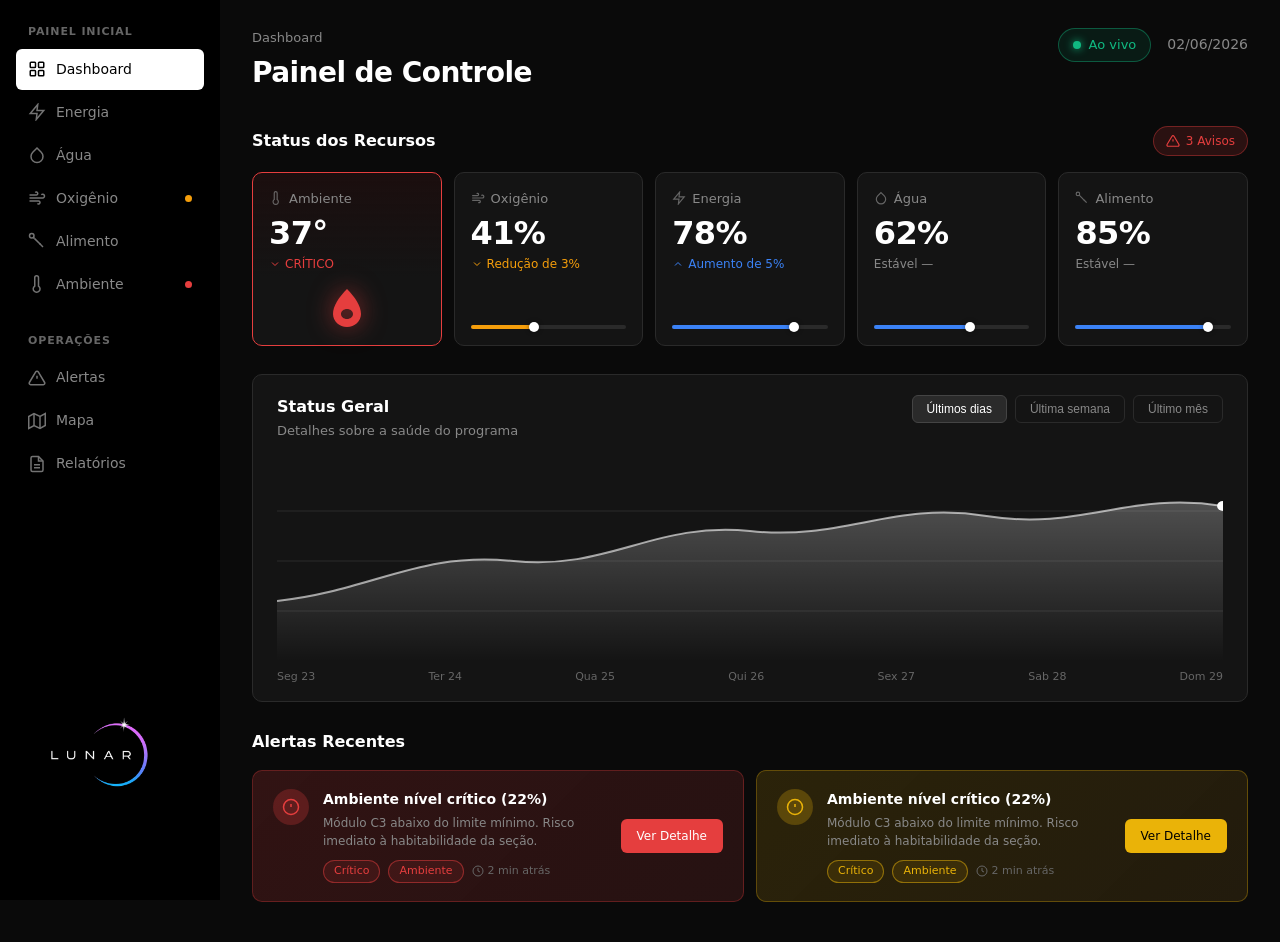
<file: index.html>
<!DOCTYPE html>
<html lang="pt-BR">
<head>
  <meta charset="UTF-8">
  <meta name="viewport" content="width=device-width, initial-scale=1.0">
  <title>Lunar — Painel de Controle</title>
  <link rel="stylesheet" href="css/styles.css">
</head>
<body>

  <!-- ════════════════════════════════════════
       SIDEBAR — Navegação principal
       ════════════════════════════════════════ -->
  <aside class="sidebar">
    <div class="sidebar__section">
      <p class="sidebar__label">Painel inicial</p>
      <ul class="sidebar__nav">
        <!-- Dashboard (página atual) -->
        <li>
          <a href="index.html" class="sidebar__link sidebar__link--active">
            <svg class="sidebar__icon" viewBox="0 0 24 24" fill="none" stroke="currentColor" stroke-width="2"><rect x="3" y="3" width="7" height="7" rx="1"/><rect x="14" y="3" width="7" height="7" rx="1"/><rect x="3" y="14" width="7" height="7" rx="1"/><rect x="14" y="14" width="7" height="7" rx="1"/></svg>
            <span>Dashboard</span>
          </a>
        </li>
        <!-- Link para página de Energia -->
        <li>
          <a href="energia.html" class="sidebar__link">
            <svg class="sidebar__icon" viewBox="0 0 24 24" fill="none" stroke="currentColor" stroke-width="2"><path d="M13 2L3 14h9l-1 8 10-12h-9l1-8z"/></svg>
            <span>Energia</span>
          </a>
        </li>
        <!-- Link para página de Água -->
        <li>
          <a href="agua.html" class="sidebar__link">
            <svg class="sidebar__icon" viewBox="0 0 24 24" fill="none" stroke="currentColor" stroke-width="2"><path d="M12 2.69l5.66 5.66a8 8 0 11-11.31 0z"/></svg>
            <span>Água</span>
          </a>
        </li>
        <!-- Link para página de Oxigênio -->
        <li>
          <a href="oxigenio.html" class="sidebar__link">
            <svg class="sidebar__icon" viewBox="0 0 24 24" fill="none" stroke="currentColor" stroke-width="2"><path d="M9.59 4.59A2 2 0 1111 8H2m10.59 11.41A2 2 0 1014 16H2m15.73-8.27A2.5 2.5 0 1119.5 12H2"/></svg>
            <span>Oxigênio</span>
            <span class="sidebar__dot sidebar__dot--orange"></span>
          </a>
        </li>
        <!-- Link para página de Alimento -->
        <li>
          <a href="alimento.html" class="sidebar__link">
            <svg class="sidebar__icon" viewBox="0 0 24 24" fill="none" stroke="currentColor" stroke-width="2"><path d="M15.4 15.4l4.6 4.6"/><path d="M8.5 8.5l7.9 7.9"/><path d="M6.5 6.5l2 2"/><circle cx="5" cy="5" r="3"/></svg>
            <span>Alimento</span>
          </a>
        </li>
        <!-- Link para página de Ambiente -->
        <li>
          <a href="ambiente.html" class="sidebar__link">
            <svg class="sidebar__icon" viewBox="0 0 24 24" fill="none" stroke="currentColor" stroke-width="2"><path d="M14 14.76V3.5a2.5 2.5 0 00-5 0v11.26a4.5 4.5 0 105 0z"/></svg>
            <span>Ambiente</span>
            <span class="sidebar__dot sidebar__dot--red"></span>
          </a>
        </li>
      </ul>
    </div>

    <div class="sidebar__section">
      <p class="sidebar__label">Operações</p>
      <ul class="sidebar__nav">
        <!-- Link para página de Alertas -->
        <li>
          <a href="alertas.html" class="sidebar__link">
            <svg class="sidebar__icon" viewBox="0 0 24 24" fill="none" stroke="currentColor" stroke-width="2"><path d="M10.29 3.86L1.82 18a2 2 0 001.71 3h16.94a2 2 0 001.71-3L13.71 3.86a2 2 0 00-3.42 0z"/><line x1="12" y1="9" x2="12" y2="13"/><line x1="12" y1="17" x2="12.01" y2="17"/></svg>
            <span>Alertas</span>
          </a>
        </li>
        <!-- Link para página de Mapa -->
        <li>
          <a href="mapa.html" class="sidebar__link">
            <svg class="sidebar__icon" viewBox="0 0 24 24" fill="none" stroke="currentColor" stroke-width="2"><polygon points="1 6 1 22 8 18 16 22 23 18 23 2 16 6 8 2 1 6"/><line x1="8" y1="2" x2="8" y2="18"/><line x1="16" y1="6" x2="16" y2="22"/></svg>
            <span>Mapa</span>
          </a>
        </li>
        <!-- Link para página de Relatórios -->
        <li>
          <a href="relatorios.html" class="sidebar__link">
            <svg class="sidebar__icon" viewBox="0 0 24 24" fill="none" stroke="currentColor" stroke-width="2"><path d="M14 2H6a2 2 0 00-2 2v16a2 2 0 002 2h12a2 2 0 002-2V8z"/><polyline points="14 2 14 8 20 8"/><line x1="16" y1="13" x2="8" y2="13"/><line x1="16" y1="17" x2="8" y2="17"/></svg>
            <span>Relatórios</span>
          </a>
        </li>
      </ul>
    </div>

    <div class="sidebar__logo">
      <img src="assets/logo-lunar.png" alt="Lunar" class="sidebar__logo-img">
    </div>
  </aside>

  <!-- ════════════════════════════════════════
       CONTEÚDO PRINCIPAL
       ════════════════════════════════════════ -->
  <main class="main">

    <!-- Cabeçalho -->
    <header class="header">
      <div>
        <p class="header__breadcrumb">Dashboard</p>
        <h1 class="header__title">Painel de Controle</h1>
      </div>
      <div class="header__right">
        <div class="badge-live">
          <span class="badge-live__dot"></span>
          Ao vivo
        </div>
        <span class="header__date">02/06/2026</span>
      </div>
    </header>

    <!-- Status dos Recursos -->
    <section class="resources">
      <div class="section-header">
        <h2 class="section-title">Status dos Recursos</h2>
        <!-- Link para página de Alertas -->
        <a href="alertas.html" class="badge-warnings">
          <svg viewBox="0 0 24 24" fill="none" stroke="currentColor" stroke-width="2"><path d="M10.29 3.86L1.82 18a2 2 0 001.71 3h16.94a2 2 0 001.71-3L13.71 3.86a2 2 0 00-3.42 0z"/><line x1="12" y1="9" x2="12" y2="13"/><line x1="12" y1="17" x2="12.01" y2="17"/></svg>
          3 Avisos
        </a>
      </div>

      <div class="resources__grid">
        <!-- Card Ambiente — link para ambiente.html -->
        <a href="ambiente.html" class="resource-card resource-card--critical">
          <div class="resource-card__header">
            <svg viewBox="0 0 24 24" fill="none" stroke="currentColor" stroke-width="2"><path d="M14 14.76V3.5a2.5 2.5 0 00-5 0v11.26a4.5 4.5 0 105 0z"/></svg>
            Ambiente
          </div>
          <div class="resource-card__value">37°</div>
          <div class="resource-card__trend trend--critical">
            <svg width="12" height="12" viewBox="0 0 24 24" fill="none" stroke="currentColor" stroke-width="2"><polyline points="6 9 12 15 18 9"/></svg>
            CRÍTICO
          </div>
          <div class="resource-card__body">
            <svg class="resource-card__fire" viewBox="0 0 24 24" fill="currentColor"><path d="M12 23c-3.866 0-7-2.91-7-6.5C5 12.5 8 8 12 4c4 4 7 8.5 7 12.5 0 3.59-3.134 6.5-7 6.5zm0-4c1.657 0 3-1.12 3-2.5S13.657 14 12 14s-3 1.12-3 2.5 1.343 2.5 3 2.5z"/></svg>
          </div>
        </a>

        <!-- Card Oxigênio — link para oxigenio.html -->
        <a href="oxigenio.html" class="resource-card">
          <div class="resource-card__header">
            <svg viewBox="0 0 24 24" fill="none" stroke="currentColor" stroke-width="2"><path d="M9.59 4.59A2 2 0 1111 8H2m10.59 11.41A2 2 0 1014 16H2m15.73-8.27A2.5 2.5 0 1119.5 12H2"/></svg>
            Oxigênio
          </div>
          <div class="resource-card__value">41%</div>
          <div class="resource-card__trend trend--down">
            <svg width="12" height="12" viewBox="0 0 24 24" fill="none" stroke="currentColor" stroke-width="2"><polyline points="6 9 12 15 18 9"/></svg>
            Redução de 3%
          </div>
          <div class="progress-bar">
            <div class="progress-bar__fill progress-bar__fill--orange"></div>
            <div class="progress-bar__thumb progress-bar__thumb--41"></div>
          </div>
        </a>

        <!-- Card Energia — link para energia.html -->
        <a href="energia.html" class="resource-card">
          <div class="resource-card__header">
            <svg viewBox="0 0 24 24" fill="none" stroke="currentColor" stroke-width="2"><path d="M13 2L3 14h9l-1 8 10-12h-9l1-8z"/></svg>
            Energia
          </div>
          <div class="resource-card__value">78%</div>
          <div class="resource-card__trend trend--up">
            <svg width="12" height="12" viewBox="0 0 24 24" fill="none" stroke="currentColor" stroke-width="2"><polyline points="18 15 12 9 6 15"/></svg>
            Aumento de 5%
          </div>
          <div class="progress-bar">
            <div class="progress-bar__fill progress-bar__fill--blue-78"></div>
            <div class="progress-bar__thumb progress-bar__thumb--78"></div>
          </div>
        </a>

        <!-- Card Água — link para agua.html -->
        <a href="agua.html" class="resource-card">
          <div class="resource-card__header">
            <svg viewBox="0 0 24 24" fill="none" stroke="currentColor" stroke-width="2"><path d="M12 2.69l5.66 5.66a8 8 0 11-11.31 0z"/></svg>
            Água
          </div>
          <div class="resource-card__value">62%</div>
          <div class="resource-card__trend trend--stable">Estável —</div>
          <div class="progress-bar">
            <div class="progress-bar__fill progress-bar__fill--blue-62"></div>
            <div class="progress-bar__thumb progress-bar__thumb--62"></div>
          </div>
        </a>

        <!-- Card Alimento — link para alimento.html -->
        <a href="alimento.html" class="resource-card">
          <div class="resource-card__header">
            <svg viewBox="0 0 24 24" fill="none" stroke="currentColor" stroke-width="2"><path d="M15.4 15.4l4.6 4.6"/><path d="M8.5 8.5l7.9 7.9"/><path d="M6.5 6.5l2 2"/><circle cx="5" cy="5" r="3"/></svg>
            Alimento
          </div>
          <div class="resource-card__value">85%</div>
          <div class="resource-card__trend trend--stable">Estável —</div>
          <div class="progress-bar">
            <div class="progress-bar__fill progress-bar__fill--blue-85"></div>
            <div class="progress-bar__thumb progress-bar__thumb--85"></div>
          </div>
        </a>
      </div>
    </section>

    <!-- Status Geral — gráfico -->
    <section class="chart-section">
      <div class="chart-section__header">
        <div>
          <h2 class="section-title">Status Geral</h2>
          <p class="chart-section__subtitle">Detalhes sobre a saúde do programa</p>
        </div>
        <div class="chart-tabs">
          <button class="chart-tab chart-tab--active">Últimos dias</button>
          <button class="chart-tab">Última semana</button>
          <button class="chart-tab">Último mês</button>
        </div>
      </div>

      <div class="chart-container">
        <svg viewBox="0 0 800 200" preserveAspectRatio="none">
          <defs>
            <linearGradient id="chartGradient" x1="0" y1="0" x2="0" y2="1">
              <stop offset="0%" stop-color="rgba(255,255,255,0.25)"/>
              <stop offset="100%" stop-color="rgba(255,255,255,0)"/>
            </linearGradient>
          </defs>
          <!-- Grid lines -->
          <line x1="0" y1="50" x2="800" y2="50" stroke="#2a2a2a" stroke-width="1"/>
          <line x1="0" y1="100" x2="800" y2="100" stroke="#2a2a2a" stroke-width="1"/>
          <line x1="0" y1="150" x2="800" y2="150" stroke="#2a2a2a" stroke-width="1"/>
          <!-- Area fill -->
          <path d="M0,140 C80,130 120,90 200,100 C280,110 320,60 400,70 C480,80 520,40 600,55 C680,70 720,30 800,45 L800,200 L0,200 Z" fill="url(#chartGradient)"/>
          <!-- Line -->
          <path d="M0,140 C80,130 120,90 200,100 C280,110 320,60 400,70 C480,80 520,40 600,55 C680,70 720,30 800,45" fill="none" stroke="rgba(255,255,255,0.6)" stroke-width="2"/>
          <!-- Latest point -->
          <circle cx="800" cy="45" r="5" fill="#fff"/>
        </svg>
      </div>
      <div class="chart-axis">
        <span>Seg 23</span>
        <span>Ter 24</span>
        <span>Qua 25</span>
        <span>Qui 26</span>
        <span>Sex 27</span>
        <span>Sab 28</span>
        <span>Dom 29</span>
      </div>
    </section>

    <!-- Alertas Recentes -->
    <section class="alerts">
      <h2 class="section-title" style="margin-bottom: 16px;">Alertas Recentes</h2>
      <div class="alerts__grid">

        <!-- Alerta crítico — link para alertas.html -->
        <article class="alert-card alert-card--critical">
          <div class="alert-card__icon">
            <svg viewBox="0 0 24 24" fill="none" stroke="currentColor" stroke-width="2"><circle cx="12" cy="12" r="10"/><line x1="12" y1="8" x2="12" y2="12"/><line x1="12" y1="16" x2="12.01" y2="16"/></svg>
          </div>
          <div>
            <h3 class="alert-card__title">Ambiente nível crítico (22%)</h3>
            <p class="alert-card__desc">Módulo C3 abaixo do limite mínimo. Risco imediato à habitabilidade da seção.</p>
            <div class="alert-card__footer">
              <span class="alert-tag">Crítico</span>
              <span class="alert-tag">Ambiente</span>
              <span class="alert-card__time">
                <svg viewBox="0 0 24 24" fill="none" stroke="currentColor" stroke-width="2"><circle cx="12" cy="12" r="10"/><polyline points="12 6 12 12 16 14"/></svg>
                2 min atrás
              </span>
            </div>
          </div>
          <!-- Link para detalhe do alerta / página ambiente -->
          <a href="ambiente.html" class="btn-detail btn-detail--red">Ver Detalhe</a>
        </article>

        <!-- Alerta aviso — link para alertas.html -->
        <article class="alert-card alert-card--warning">
          <div class="alert-card__icon">
            <svg viewBox="0 0 24 24" fill="none" stroke="currentColor" stroke-width="2"><circle cx="12" cy="12" r="10"/><line x1="12" y1="8" x2="12" y2="12"/><line x1="12" y1="16" x2="12.01" y2="16"/></svg>
          </div>
          <div>
            <h3 class="alert-card__title">Ambiente nível crítico (22%)</h3>
            <p class="alert-card__desc">Módulo C3 abaixo do limite mínimo. Risco imediato à habitabilidade da seção.</p>
            <div class="alert-card__footer">
              <span class="alert-tag">Crítico</span>
              <span class="alert-tag">Ambiente</span>
              <span class="alert-card__time">
                <svg viewBox="0 0 24 24" fill="none" stroke="currentColor" stroke-width="2"><circle cx="12" cy="12" r="10"/><polyline points="12 6 12 12 16 14"/></svg>
                2 min atrás
              </span>
            </div>
          </div>
          <!-- Link para detalhe do alerta / página alertas -->
          <a href="alertas.html" class="btn-detail btn-detail--yellow">Ver Detalhe</a>
        </article>

      </div>
    </section>

  </main>

</body>
</html>
</file>
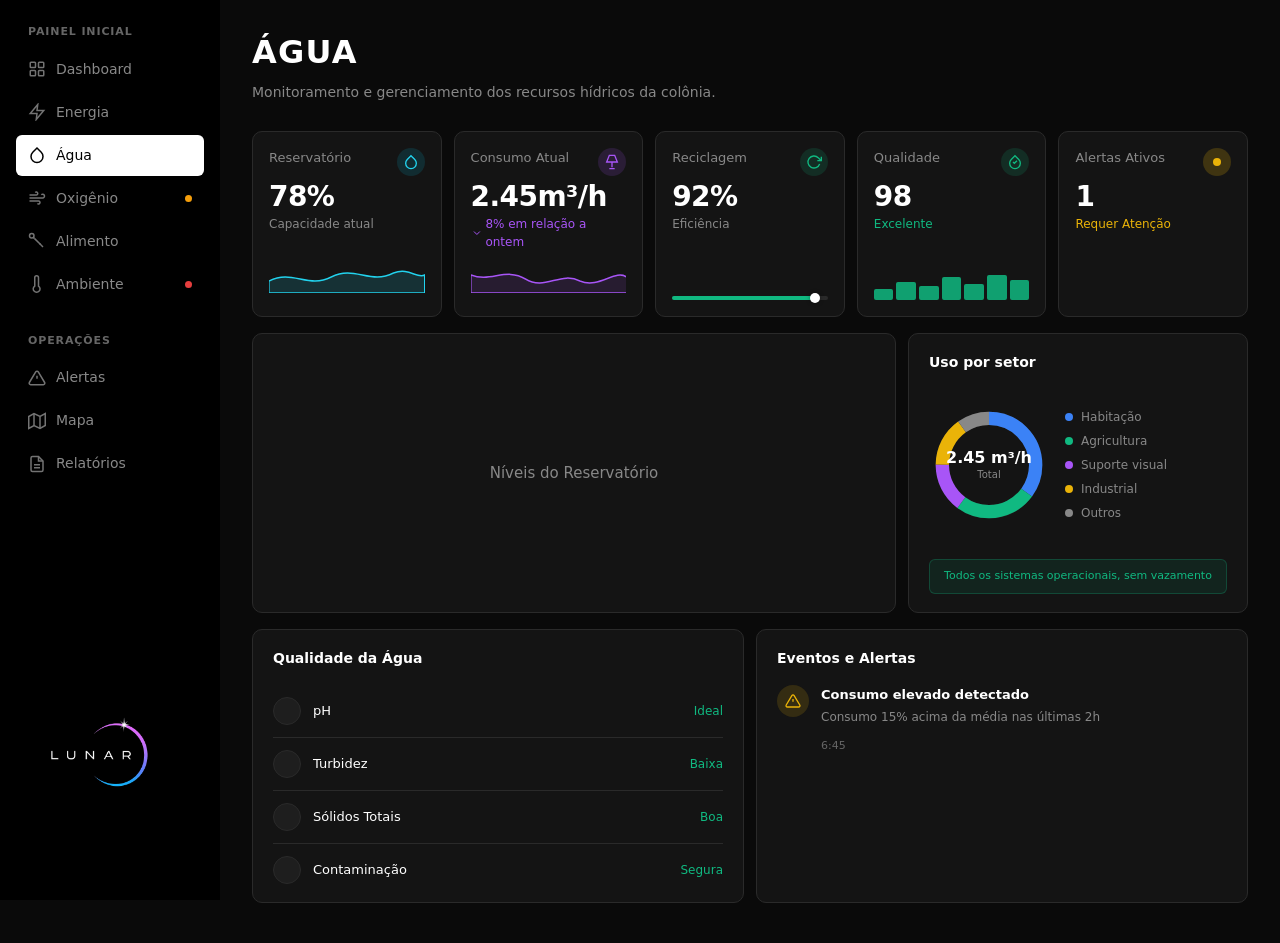
<file: agua.html>
<!DOCTYPE html>
<html lang="pt-BR">
<head>
  <meta charset="UTF-8">
  <meta name="viewport" content="width=device-width, initial-scale=1.0">
  <title>Lunar — Água</title>
  <link rel="stylesheet" href="css/styles.css">
  <link rel="stylesheet" href="css/agua.css">
</head>
<body>

  <!-- ════════════════════════════════════════
       SIDEBAR — Navegação principal
       ════════════════════════════════════════ -->
  <aside class="sidebar">
    <div class="sidebar__section">
      <p class="sidebar__label">Painel inicial</p>
      <ul class="sidebar__nav">
        <li><a href="index.html" class="sidebar__link"><svg class="sidebar__icon" viewBox="0 0 24 24" fill="none" stroke="currentColor" stroke-width="2"><rect x="3" y="3" width="7" height="7" rx="1"/><rect x="14" y="3" width="7" height="7" rx="1"/><rect x="3" y="14" width="7" height="7" rx="1"/><rect x="14" y="14" width="7" height="7" rx="1"/></svg><span>Dashboard</span></a></li>
        <li><a href="energia.html" class="sidebar__link"><svg class="sidebar__icon" viewBox="0 0 24 24" fill="none" stroke="currentColor" stroke-width="2"><path d="M13 2L3 14h9l-1 8 10-12h-9l1-8z"/></svg><span>Energia</span></a></li>
        <!-- Página atual: Água -->
        <li><a href="agua.html" class="sidebar__link sidebar__link--active"><svg class="sidebar__icon" viewBox="0 0 24 24" fill="none" stroke="currentColor" stroke-width="2"><path d="M12 2.69l5.66 5.66a8 8 0 11-11.31 0z"/></svg><span>Água</span></a></li>
        <li><a href="oxigenio.html" class="sidebar__link"><svg class="sidebar__icon" viewBox="0 0 24 24" fill="none" stroke="currentColor" stroke-width="2"><path d="M9.59 4.59A2 2 0 1111 8H2m10.59 11.41A2 2 0 1014 16H2m15.73-8.27A2.5 2.5 0 1119.5 12H2"/></svg><span>Oxigênio</span><span class="sidebar__dot sidebar__dot--orange"></span></a></li>
        <li><a href="alimento.html" class="sidebar__link"><svg class="sidebar__icon" viewBox="0 0 24 24" fill="none" stroke="currentColor" stroke-width="2"><path d="M15.4 15.4l4.6 4.6"/><path d="M8.5 8.5l7.9 7.9"/><path d="M6.5 6.5l2 2"/><circle cx="5" cy="5" r="3"/></svg><span>Alimento</span></a></li>
        <li><a href="ambiente.html" class="sidebar__link"><svg class="sidebar__icon" viewBox="0 0 24 24" fill="none" stroke="currentColor" stroke-width="2"><path d="M14 14.76V3.5a2.5 2.5 0 00-5 0v11.26a4.5 4.5 0 105 0z"/></svg><span>Ambiente</span><span class="sidebar__dot sidebar__dot--red"></span></a></li>
      </ul>
    </div>
    <div class="sidebar__section">
      <p class="sidebar__label">Operações</p>
      <ul class="sidebar__nav">
        <li><a href="alertas.html" class="sidebar__link"><svg class="sidebar__icon" viewBox="0 0 24 24" fill="none" stroke="currentColor" stroke-width="2"><path d="M10.29 3.86L1.82 18a2 2 0 001.71 3h16.94a2 2 0 001.71-3L13.71 3.86a2 2 0 00-3.42 0z"/><line x1="12" y1="9" x2="12" y2="13"/><line x1="12" y1="17" x2="12.01" y2="17"/></svg><span>Alertas</span></a></li>
        <li><a href="mapa.html" class="sidebar__link"><svg class="sidebar__icon" viewBox="0 0 24 24" fill="none" stroke="currentColor" stroke-width="2"><polygon points="1 6 1 22 8 18 16 22 23 18 23 2 16 6 8 2 1 6"/><line x1="8" y1="2" x2="8" y2="18"/><line x1="16" y1="6" x2="16" y2="22"/></svg><span>Mapa</span></a></li>
        <li><a href="relatorios.html" class="sidebar__link"><svg class="sidebar__icon" viewBox="0 0 24 24" fill="none" stroke="currentColor" stroke-width="2"><path d="M14 2H6a2 2 0 00-2 2v16a2 2 0 002 2h12a2 2 0 002-2V8z"/><polyline points="14 2 14 8 20 8"/><line x1="16" y1="13" x2="8" y2="13"/><line x1="16" y1="17" x2="8" y2="17"/></svg><span>Relatórios</span></a></li>
      </ul>
    </div>
    <div class="sidebar__logo"><img src="assets/logo-lunar.png" alt="Lunar" class="sidebar__logo-img"></div>
  </aside>

  <main class="main">

    <!-- Cabeçalho da página -->
    <header class="page-header">
      <h1 class="page-header__title">Água</h1>
      <p class="page-header__subtitle">Monitoramento e gerenciamento dos recursos hídricos da colônia.</p>
    </header>

    <!-- Cards de métricas -->
    <section class="water-metrics">

      <!-- Reservatório -->
      <article class="water-metric">
        <div class="water-metric__top">
          <span class="water-metric__label">Reservatório</span>
          <div class="water-metric__icon water-metric__icon--cyan">
            <svg viewBox="0 0 24 24" fill="none" stroke="currentColor" stroke-width="2"><path d="M12 2.69l5.66 5.66a8 8 0 11-11.31 0z"/></svg>
          </div>
        </div>
        <div class="water-metric__value">78%</div>
        <p class="water-metric__sub">Capacidade atual</p>
        <div class="water-metric__visual">
          <svg class="water-metric__wave water-metric__wave--cyan" viewBox="0 0 200 32" preserveAspectRatio="none">
            <path d="M0,20 C30,8 50,28 80,16 C110,4 130,24 160,12 C180,6 190,18 200,14 L200,32 L0,32 Z" fill="rgba(34,211,238,0.15)" stroke="#22d3ee" stroke-width="1.5"/>
          </svg>
        </div>
      </article>

      <!-- Consumo Atual -->
      <article class="water-metric">
        <div class="water-metric__top">
          <span class="water-metric__label">Consumo Atual</span>
          <div class="water-metric__icon water-metric__icon--purple">
            <svg viewBox="0 0 24 24" fill="none" stroke="currentColor" stroke-width="2"><path d="M8 2h8l4 10H4L8 2z"/><path d="M12 12v8"/><path d="M8 22h8"/></svg>
          </div>
        </div>
        <div class="water-metric__value">2.45m³/h</div>
        <p class="water-metric__sub water-metric__sub--purple">
          <svg width="12" height="12" viewBox="0 0 24 24" fill="none" stroke="currentColor" stroke-width="2"><polyline points="6 9 12 15 18 9"/></svg>
          8% em relação a ontem
        </p>
        <div class="water-metric__visual">
          <svg class="water-metric__wave water-metric__wave--purple" viewBox="0 0 200 32" preserveAspectRatio="none">
            <path d="M0,14 C25,22 45,6 70,18 C95,30 115,10 140,20 C165,28 185,8 200,16 L200,32 L0,32 Z" fill="rgba(168,85,247,0.12)" stroke="#a855f7" stroke-width="1.5"/>
          </svg>
        </div>
      </article>

      <!-- Reciclagem -->
      <article class="water-metric">
        <div class="water-metric__top">
          <span class="water-metric__label">Reciclagem</span>
          <div class="water-metric__icon water-metric__icon--green">
            <svg viewBox="0 0 24 24" fill="none" stroke="currentColor" stroke-width="2"><polyline points="23 4 23 10 17 10"/><path d="M20.49 15a9 9 0 11-2.12-9.36L23 10"/></svg>
          </div>
        </div>
        <div class="water-metric__value">92%</div>
        <p class="water-metric__sub">Eficiência</p>
        <div class="water-metric__visual">
          <div class="water-metric__progress">
            <div class="water-metric__progress-fill"></div>
            <div class="water-metric__progress-thumb"></div>
          </div>
        </div>
      </article>

      <!-- Qualidade -->
      <article class="water-metric">
        <div class="water-metric__top">
          <span class="water-metric__label">Qualidade</span>
          <div class="water-metric__icon water-metric__icon--green">
            <svg viewBox="0 0 24 24" fill="none" stroke="currentColor" stroke-width="2"><path d="M12 2.69l5.66 5.66a8 8 0 11-11.31 0z"/><polyline points="9 12 11 14 15 10"/></svg>
          </div>
        </div>
        <div class="water-metric__value">98</div>
        <p class="water-metric__sub water-metric__sub--green">Excelente</p>
        <div class="water-metric__visual">
          <div class="water-metric__bars">
            <div class="water-metric__bar"></div>
            <div class="water-metric__bar"></div>
            <div class="water-metric__bar"></div>
            <div class="water-metric__bar"></div>
            <div class="water-metric__bar"></div>
            <div class="water-metric__bar"></div>
            <div class="water-metric__bar"></div>
          </div>
        </div>
      </article>

      <!-- Alertas Ativos — link para alertas.html -->
      <a href="alertas.html" class="water-metric">
        <div class="water-metric__top">
          <span class="water-metric__label">Alertas Ativos</span>
          <div class="water-metric__icon water-metric__icon--yellow">
            <svg viewBox="0 0 24 24" fill="currentColor"><circle cx="12" cy="12" r="6"/></svg>
          </div>
        </div>
        <div class="water-metric__value">1</div>
        <p class="water-metric__sub water-metric__sub--yellow">Requer Atenção</p>
      </a>

    </section>

    <!-- Níveis do Reservatório + Uso por setor -->
    <section class="water-middle">

      <!-- TODO: Adicionar gráfico de níveis do reservatório -->
      <div class="water-reservoir">
        <h2 class="water-reservoir__title">Níveis do Reservatório</h2>
      </div>

      <article class="water-sector">
        <h2 class="water-sector__title">Uso por setor</h2>
        <div class="water-sector__content">
          <div class="water-donut">
            <svg viewBox="0 0 36 36">
              <circle cx="18" cy="18" r="14" fill="none" stroke="#2a2a2a" stroke-width="4"/>
              <!-- Habitação 35% -->
              <circle cx="18" cy="18" r="14" fill="none" stroke="#3b82f6" stroke-width="4"
                stroke-dasharray="30.8 87.2" stroke-dashoffset="0"/>
              <!-- Agricultura 25% -->
              <circle cx="18" cy="18" r="14" fill="none" stroke="#10b981" stroke-width="4"
                stroke-dasharray="22 96" stroke-dashoffset="-30.8"/>
              <!-- Suporte visual 15% -->
              <circle cx="18" cy="18" r="14" fill="none" stroke="#a855f7" stroke-width="4"
                stroke-dasharray="13.2 104.8" stroke-dashoffset="-52.8"/>
              <!-- Industrial 15% -->
              <circle cx="18" cy="18" r="14" fill="none" stroke="#eab308" stroke-width="4"
                stroke-dasharray="13.2 104.8" stroke-dashoffset="-66"/>
              <!-- Outros 10% -->
              <circle cx="18" cy="18" r="14" fill="none" stroke="#888888" stroke-width="4"
                stroke-dasharray="8.8 109.2" stroke-dashoffset="-79.2"/>
            </svg>
            <div class="water-donut__center">
              <span class="water-donut__value">2.45 m³/h</span>
              <span class="water-donut__label">Total</span>
            </div>
          </div>
          <ul class="water-legend">
            <li class="water-legend__item"><span class="water-legend__dot" style="background:#3b82f6"></span>Habitação</li>
            <li class="water-legend__item"><span class="water-legend__dot" style="background:#10b981"></span>Agricultura</li>
            <li class="water-legend__item"><span class="water-legend__dot" style="background:#a855f7"></span>Suporte visual</li>
            <li class="water-legend__item"><span class="water-legend__dot" style="background:#eab308"></span>Industrial</li>
            <li class="water-legend__item"><span class="water-legend__dot" style="background:#888888"></span>Outros</li>
          </ul>
        </div>
        <p class="water-sector__status">Todos os sistemas operacionais, sem vazamento</p>
      </article>

    </section>

    <!-- Qualidade da Água + Eventos e Alertas -->
    <section class="water-bottom">

      <article class="water-panel">
        <h2 class="water-panel__title">Qualidade da Água</h2>
        <ul class="water-quality-list">
          <li class="water-quality-item">
            <div class="water-quality-item__icon"></div>
            <span class="water-quality-item__name">pH</span>
            <span class="water-quality-item__status">Ideal</span>
          </li>
          <li class="water-quality-item">
            <div class="water-quality-item__icon"></div>
            <span class="water-quality-item__name">Turbidez</span>
            <span class="water-quality-item__status">Baixa</span>
          </li>
          <li class="water-quality-item">
            <div class="water-quality-item__icon"></div>
            <span class="water-quality-item__name">Sólidos Totais</span>
            <span class="water-quality-item__status">Boa</span>
          </li>
          <li class="water-quality-item">
            <div class="water-quality-item__icon"></div>
            <span class="water-quality-item__name">Contaminação</span>
            <span class="water-quality-item__status">Segura</span>
          </li>
        </ul>
      </article>

      <!-- Link para página de alertas -->
      <article class="water-panel">
        <h2 class="water-panel__title">Eventos e Alertas</h2>
        <div class="water-event">
          <div class="water-event__icon">
            <svg viewBox="0 0 24 24" fill="none" stroke="currentColor" stroke-width="2"><path d="M10.29 3.86L1.82 18a2 2 0 001.71 3h16.94a2 2 0 001.71-3L13.71 3.86a2 2 0 00-3.42 0z"/><line x1="12" y1="9" x2="12" y2="13"/><line x1="12" y1="17" x2="12.01" y2="17"/></svg>
          </div>
          <div>
            <h3 class="water-event__title">Consumo elevado detectado</h3>
            <p class="water-event__desc">Consumo 15% acima da média nas últimas 2h</p>
            <time class="water-event__time">6:45</time>
          </div>
        </div>
        <!-- TODO: Link para detalhe do alerta -->
      </article>

    </section>

  </main>

</body>
</html>
</file>
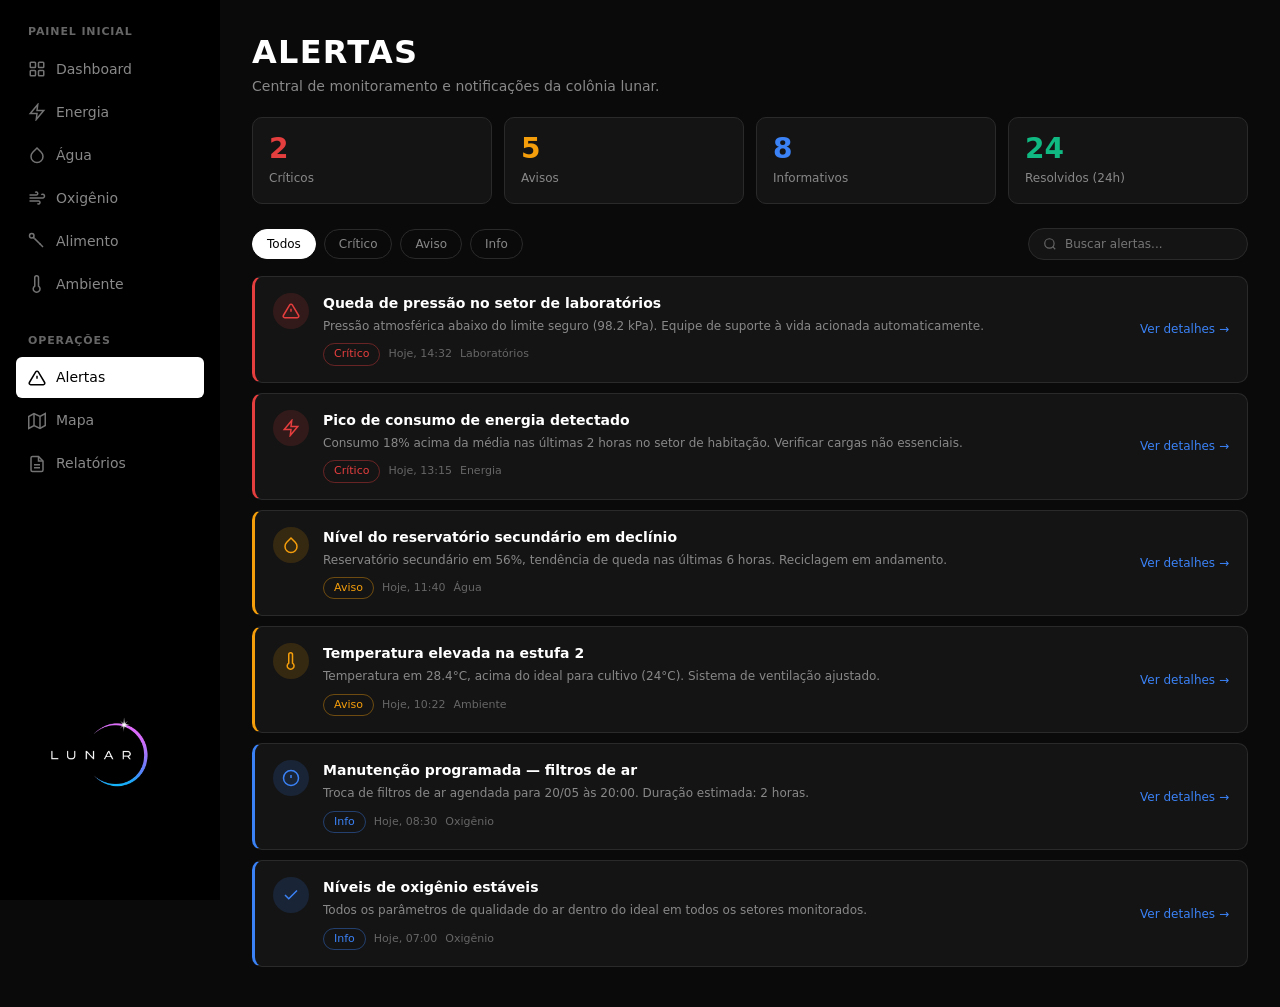
<file: alertas.html>
<!DOCTYPE html>
<html lang="pt-BR">
<head>
  <meta charset="UTF-8">
  <meta name="viewport" content="width=device-width, initial-scale=1.0">
  <title>Lunar — Alertas</title>
  <link rel="stylesheet" href="css/styles.css">
  <link rel="stylesheet" href="css/alertas.css">
</head>
<body>

  <aside class="sidebar">
    <div class="sidebar__section">
      <p class="sidebar__label">Painel inicial</p>
      <ul class="sidebar__nav">
        <li><a href="index.html" class="sidebar__link"><svg class="sidebar__icon" viewBox="0 0 24 24" fill="none" stroke="currentColor" stroke-width="2"><rect x="3" y="3" width="7" height="7" rx="1"/><rect x="14" y="3" width="7" height="7" rx="1"/><rect x="3" y="14" width="7" height="7" rx="1"/><rect x="14" y="14" width="7" height="7" rx="1"/></svg><span>Dashboard</span></a></li>
        <li><a href="energia.html" class="sidebar__link"><svg class="sidebar__icon" viewBox="0 0 24 24" fill="none" stroke="currentColor" stroke-width="2"><path d="M13 2L3 14h9l-1 8 10-12h-9l1-8z"/></svg><span>Energia</span></a></li>
        <li><a href="agua.html" class="sidebar__link"><svg class="sidebar__icon" viewBox="0 0 24 24" fill="none" stroke="currentColor" stroke-width="2"><path d="M12 2.69l5.66 5.66a8 8 0 11-11.31 0z"/></svg><span>Água</span></a></li>
        <li><a href="oxigenio.html" class="sidebar__link"><svg class="sidebar__icon" viewBox="0 0 24 24" fill="none" stroke="currentColor" stroke-width="2"><path d="M9.59 4.59A2 2 0 1111 8H2m10.59 11.41A2 2 0 1014 16H2m15.73-8.27A2.5 2.5 0 1119.5 12H2"/></svg><span>Oxigênio</span></a></li>
        <li><a href="alimento.html" class="sidebar__link"><svg class="sidebar__icon" viewBox="0 0 24 24" fill="none" stroke="currentColor" stroke-width="2"><path d="M15.4 15.4l4.6 4.6"/><path d="M8.5 8.5l7.9 7.9"/><path d="M6.5 6.5l2 2"/><circle cx="5" cy="5" r="3"/></svg><span>Alimento</span></a></li>
        <li><a href="ambiente.html" class="sidebar__link"><svg class="sidebar__icon" viewBox="0 0 24 24" fill="none" stroke="currentColor" stroke-width="2"><path d="M14 14.76V3.5a2.5 2.5 0 00-5 0v11.26a4.5 4.5 0 105 0z"/></svg><span>Ambiente</span></a></li>
      </ul>
    </div>
    <div class="sidebar__section">
      <p class="sidebar__label">Operações</p>
      <ul class="sidebar__nav">
        <li><a href="alertas.html" class="sidebar__link sidebar__link--active"><svg class="sidebar__icon" viewBox="0 0 24 24" fill="none" stroke="currentColor" stroke-width="2"><path d="M10.29 3.86L1.82 18a2 2 0 001.71 3h16.94a2 2 0 001.71-3L13.71 3.86a2 2 0 00-3.42 0z"/><line x1="12" y1="9" x2="12" y2="13"/><line x1="12" y1="17" x2="12.01" y2="17"/></svg><span>Alertas</span></a></li>
        <li><a href="mapa.html" class="sidebar__link"><svg class="sidebar__icon" viewBox="0 0 24 24" fill="none" stroke="currentColor" stroke-width="2"><polygon points="1 6 1 22 8 18 16 22 23 18 23 2 16 6 8 2 1 6"/><line x1="8" y1="2" x2="8" y2="18"/><line x1="16" y1="6" x2="16" y2="22"/></svg><span>Mapa</span></a></li>
        <li><a href="relatorios.html" class="sidebar__link"><svg class="sidebar__icon" viewBox="0 0 24 24" fill="none" stroke="currentColor" stroke-width="2"><path d="M14 2H6a2 2 0 00-2 2v16a2 2 0 002 2h12a2 2 0 002-2V8z"/><polyline points="14 2 14 8 20 8"/><line x1="16" y1="13" x2="8" y2="13"/><line x1="16" y1="17" x2="8" y2="17"/></svg><span>Relatórios</span></a></li>
      </ul>
    </div>
    <div class="sidebar__logo"><img src="assets/logo-lunar.png" alt="Lunar" class="sidebar__logo-img"></div>
  </aside>

  <main class="main">
    <header class="page-header" style="margin-bottom:20px">
      <h1 class="page-header__title" style="font-size:32px;font-weight:700;text-transform:uppercase;letter-spacing:.04em">Alertas</h1>
      <p class="page-header__subtitle" style="font-size:14px;color:var(--text-secondary)">Central de monitoramento e notificações da colônia lunar.</p>
    </header>

    <section class="alerts-summary">
      <article class="alerts-stat alerts-stat--critical"><div class="alerts-stat__value">2</div><div class="alerts-stat__label">Críticos</div></article>
      <article class="alerts-stat alerts-stat--warning"><div class="alerts-stat__value">5</div><div class="alerts-stat__label">Avisos</div></article>
      <article class="alerts-stat alerts-stat--info"><div class="alerts-stat__value">8</div><div class="alerts-stat__label">Informativos</div></article>
      <article class="alerts-stat alerts-stat--resolved"><div class="alerts-stat__value">24</div><div class="alerts-stat__label">Resolvidos (24h)</div></article>
    </section>

    <div class="alerts-toolbar">
      <div class="alerts-filters">
        <button type="button" class="alerts-filter alerts-filter--active">Todos</button>
        <button type="button" class="alerts-filter">Crítico</button>
        <button type="button" class="alerts-filter">Aviso</button>
        <button type="button" class="alerts-filter">Info</button>
      </div>
      <label class="alerts-search">
        <svg viewBox="0 0 24 24" fill="none" stroke="currentColor" stroke-width="2"><circle cx="11" cy="11" r="8"/><line x1="21" y1="21" x2="16.65" y2="16.65"/></svg>
        <input class="alerts-search__input" type="search" placeholder="Buscar alertas...">
      </label>
    </div>

    <section class="alerts-list">
      <article class="alert-item alert-item--critical">
        <div class="alert-item__icon"><svg viewBox="0 0 24 24" fill="none" stroke="currentColor" stroke-width="2"><path d="M10.29 3.86L1.82 18a2 2 0 001.71 3h16.94a2 2 0 001.71-3L13.71 3.86a2 2 0 00-3.42 0z"/><line x1="12" y1="9" x2="12" y2="13"/><line x1="12" y1="17" x2="12.01" y2="17"/></svg></div>
        <div>
          <h3 class="alert-item__title">Queda de pressão no setor de laboratórios</h3>
          <p class="alert-item__desc">Pressão atmosférica abaixo do limite seguro (98.2 kPa). Equipe de suporte à vida acionada automaticamente.</p>
          <div class="alert-item__meta"><span class="alert-tag">Crítico</span><span class="alert-item__time">Hoje, 14:32</span><span class="alert-item__time">Laboratórios</span></div>
        </div>
        <span class="alert-item__action">Ver detalhes →</span>
      </article>

      <article class="alert-item alert-item--critical">
        <div class="alert-item__icon"><svg viewBox="0 0 24 24" fill="none" stroke="currentColor" stroke-width="2"><path d="M13 2L3 14h9l-1 8 10-12h-9l1-8z"/></svg></div>
        <div>
          <h3 class="alert-item__title">Pico de consumo de energia detectado</h3>
          <p class="alert-item__desc">Consumo 18% acima da média nas últimas 2 horas no setor de habitação. Verificar cargas não essenciais.</p>
          <div class="alert-item__meta"><span class="alert-tag">Crítico</span><span class="alert-item__time">Hoje, 13:15</span><span class="alert-item__time">Energia</span></div>
        </div>
        <span class="alert-item__action">Ver detalhes →</span>
      </article>

      <article class="alert-item alert-item--warning">
        <div class="alert-item__icon"><svg viewBox="0 0 24 24" fill="none" stroke="currentColor" stroke-width="2"><path d="M12 2.69l5.66 5.66a8 8 0 11-11.31 0z"/></svg></div>
        <div>
          <h3 class="alert-item__title">Nível do reservatório secundário em declínio</h3>
          <p class="alert-item__desc">Reservatório secundário em 56%, tendência de queda nas últimas 6 horas. Reciclagem em andamento.</p>
          <div class="alert-item__meta"><span class="alert-tag">Aviso</span><span class="alert-item__time">Hoje, 11:40</span><span class="alert-item__time">Água</span></div>
        </div>
        <span class="alert-item__action">Ver detalhes →</span>
      </article>

      <article class="alert-item alert-item--warning">
        <div class="alert-item__icon"><svg viewBox="0 0 24 24" fill="none" stroke="currentColor" stroke-width="2"><path d="M14 14.76V3.5a2.5 2.5 0 00-5 0v11.26a4.5 4.5 0 105 0z"/></svg></div>
        <div>
          <h3 class="alert-item__title">Temperatura elevada na estufa 2</h3>
          <p class="alert-item__desc">Temperatura em 28.4°C, acima do ideal para cultivo (24°C). Sistema de ventilação ajustado.</p>
          <div class="alert-item__meta"><span class="alert-tag">Aviso</span><span class="alert-item__time">Hoje, 10:22</span><span class="alert-item__time">Ambiente</span></div>
        </div>
        <span class="alert-item__action">Ver detalhes →</span>
      </article>

      <article class="alert-item alert-item--info">
        <div class="alert-item__icon"><svg viewBox="0 0 24 24" fill="none" stroke="currentColor" stroke-width="2"><circle cx="12" cy="12" r="10"/><line x1="12" y1="8" x2="12" y2="12"/><line x1="12" y1="16" x2="12.01" y2="16"/></svg></div>
        <div>
          <h3 class="alert-item__title">Manutenção programada — filtros de ar</h3>
          <p class="alert-item__desc">Troca de filtros de ar agendada para 20/05 às 20:00. Duração estimada: 2 horas.</p>
          <div class="alert-item__meta"><span class="alert-tag">Info</span><span class="alert-item__time">Hoje, 08:30</span><span class="alert-item__time">Oxigênio</span></div>
        </div>
        <span class="alert-item__action">Ver detalhes →</span>
      </article>

      <article class="alert-item alert-item--info">
        <div class="alert-item__icon"><svg viewBox="0 0 24 24" fill="none" stroke="currentColor" stroke-width="2"><polyline points="20 6 9 17 4 12"/></svg></div>
        <div>
          <h3 class="alert-item__title">Níveis de oxigênio estáveis</h3>
          <p class="alert-item__desc">Todos os parâmetros de qualidade do ar dentro do ideal em todos os setores monitorados.</p>
          <div class="alert-item__meta"><span class="alert-tag">Info</span><span class="alert-item__time">Hoje, 07:00</span><span class="alert-item__time">Oxigênio</span></div>
        </div>
        <span class="alert-item__action">Ver detalhes →</span>
      </article>
    </section>
  </main>
</body>
</html>
</file>
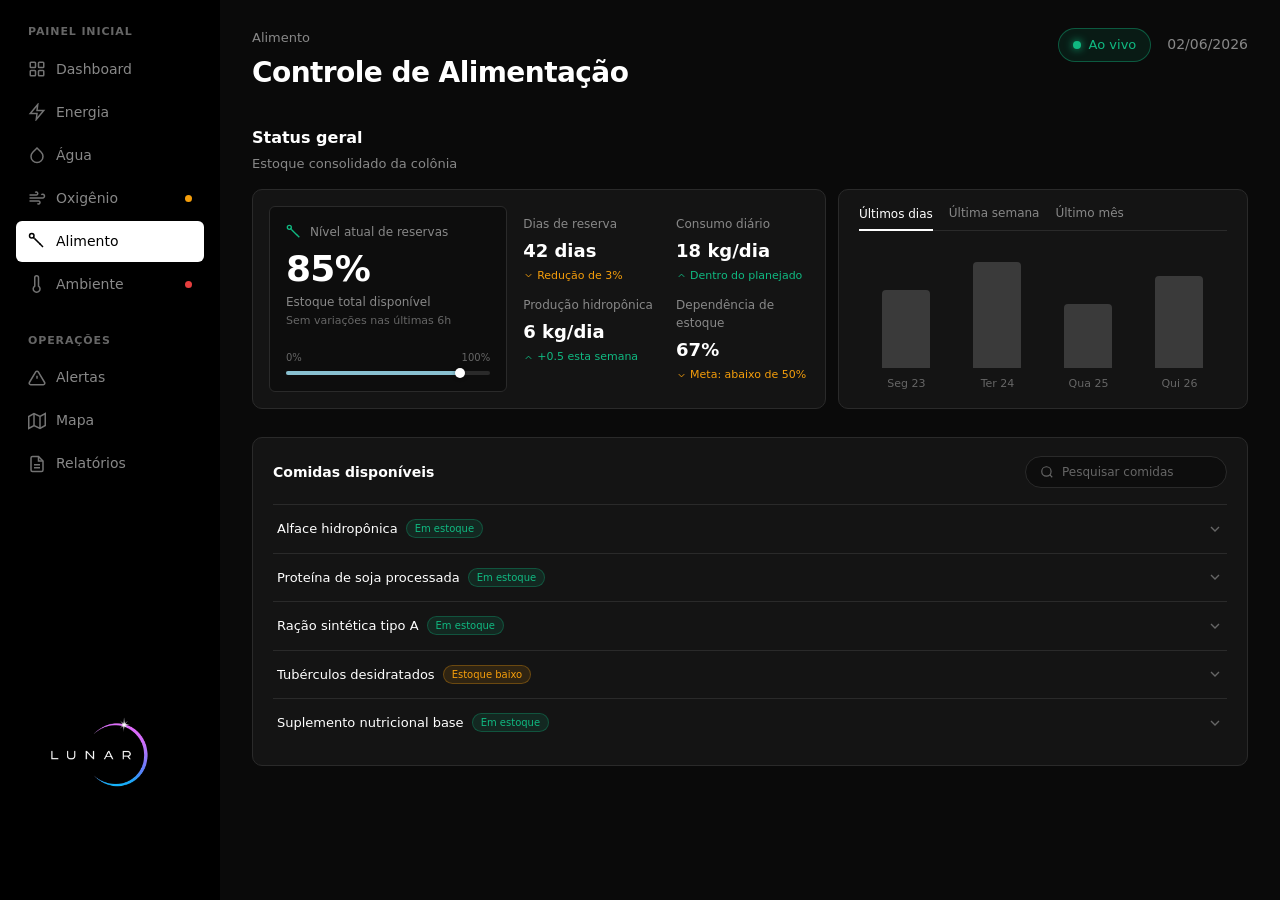
<file: alimento.html>
<!DOCTYPE html>
<html lang="pt-BR">
<head>
  <meta charset="UTF-8">
  <meta name="viewport" content="width=device-width, initial-scale=1.0">
  <title>Lunar — Alimento</title>
  <link rel="stylesheet" href="css/styles.css">
  <link rel="stylesheet" href="css/alimento.css">
</head>
<body>

  <!-- ════════════════════════════════════════
       SIDEBAR — Navegação principal
       ════════════════════════════════════════ -->
  <aside class="sidebar">
    <div class="sidebar__section">
      <p class="sidebar__label">Painel inicial</p>
      <ul class="sidebar__nav">
        <li><a href="index.html" class="sidebar__link"><svg class="sidebar__icon" viewBox="0 0 24 24" fill="none" stroke="currentColor" stroke-width="2"><rect x="3" y="3" width="7" height="7" rx="1"/><rect x="14" y="3" width="7" height="7" rx="1"/><rect x="3" y="14" width="7" height="7" rx="1"/><rect x="14" y="14" width="7" height="7" rx="1"/></svg><span>Dashboard</span></a></li>
        <li><a href="energia.html" class="sidebar__link"><svg class="sidebar__icon" viewBox="0 0 24 24" fill="none" stroke="currentColor" stroke-width="2"><path d="M13 2L3 14h9l-1 8 10-12h-9l1-8z"/></svg><span>Energia</span></a></li>
        <li><a href="agua.html" class="sidebar__link"><svg class="sidebar__icon" viewBox="0 0 24 24" fill="none" stroke="currentColor" stroke-width="2"><path d="M12 2.69l5.66 5.66a8 8 0 11-11.31 0z"/></svg><span>Água</span></a></li>
        <li><a href="oxigenio.html" class="sidebar__link"><svg class="sidebar__icon" viewBox="0 0 24 24" fill="none" stroke="currentColor" stroke-width="2"><path d="M9.59 4.59A2 2 0 1111 8H2m10.59 11.41A2 2 0 1014 16H2m15.73-8.27A2.5 2.5 0 1119.5 12H2"/></svg><span>Oxigênio</span><span class="sidebar__dot sidebar__dot--orange"></span></a></li>
        <!-- Página atual: Alimento -->
        <li><a href="alimento.html" class="sidebar__link sidebar__link--active"><svg class="sidebar__icon" viewBox="0 0 24 24" fill="none" stroke="currentColor" stroke-width="2"><path d="M15.4 15.4l4.6 4.6"/><path d="M8.5 8.5l7.9 7.9"/><path d="M6.5 6.5l2 2"/><circle cx="5" cy="5" r="3"/></svg><span>Alimento</span></a></li>
        <li><a href="ambiente.html" class="sidebar__link"><svg class="sidebar__icon" viewBox="0 0 24 24" fill="none" stroke="currentColor" stroke-width="2"><path d="M14 14.76V3.5a2.5 2.5 0 00-5 0v11.26a4.5 4.5 0 105 0z"/></svg><span>Ambiente</span><span class="sidebar__dot sidebar__dot--red"></span></a></li>
      </ul>
    </div>
    <div class="sidebar__section">
      <p class="sidebar__label">Operações</p>
      <ul class="sidebar__nav">
        <li><a href="alertas.html" class="sidebar__link"><svg class="sidebar__icon" viewBox="0 0 24 24" fill="none" stroke="currentColor" stroke-width="2"><path d="M10.29 3.86L1.82 18a2 2 0 001.71 3h16.94a2 2 0 001.71-3L13.71 3.86a2 2 0 00-3.42 0z"/><line x1="12" y1="9" x2="12" y2="13"/><line x1="12" y1="17" x2="12.01" y2="17"/></svg><span>Alertas</span></a></li>
        <li><a href="mapa.html" class="sidebar__link"><svg class="sidebar__icon" viewBox="0 0 24 24" fill="none" stroke="currentColor" stroke-width="2"><polygon points="1 6 1 22 8 18 16 22 23 18 23 2 16 6 8 2 1 6"/><line x1="8" y1="2" x2="8" y2="18"/><line x1="16" y1="6" x2="16" y2="22"/></svg><span>Mapa</span></a></li>
        <li><a href="relatorios.html" class="sidebar__link"><svg class="sidebar__icon" viewBox="0 0 24 24" fill="none" stroke="currentColor" stroke-width="2"><path d="M14 2H6a2 2 0 00-2 2v16a2 2 0 002 2h12a2 2 0 002-2V8z"/><polyline points="14 2 14 8 20 8"/><line x1="16" y1="13" x2="8" y2="13"/><line x1="16" y1="17" x2="8" y2="17"/></svg><span>Relatórios</span></a></li>
      </ul>
    </div>
    <div class="sidebar__logo"><img src="assets/logo-lunar.png" alt="Lunar" class="sidebar__logo-img"></div>
  </aside>

  <main class="main">

    <!-- Cabeçalho -->
    <header class="header">
      <div>
        <p class="header__breadcrumb">Alimento</p>
        <h1 class="header__title">Controle de Alimentação</h1>
      </div>
      <div class="header__right">
        <div class="badge-live"><span class="badge-live__dot"></span>Ao vivo</div>
        <span class="header__date">02/06/2026</span>
      </div>
    </header>

    <!-- Status geral -->
    <section class="food-status">
      <div class="food-status__header">
        <h2 class="food-status__title">Status geral</h2>
        <p class="food-status__subtitle">Estoque consolidado da colônia</p>
      </div>

      <div class="food-status__grid">

        <!-- Card esquerdo: reservas + métricas -->
        <article class="food-stock">

          <div class="food-reserve">
            <div class="food-reserve__label">
              <svg viewBox="0 0 24 24" fill="none" stroke="currentColor" stroke-width="2"><path d="M15.4 15.4l4.6 4.6"/><path d="M8.5 8.5l7.9 7.9"/><path d="M6.5 6.5l2 2"/><circle cx="5" cy="5" r="3"/></svg>
              Nível atual de reservas
            </div>
            <div class="food-reserve__value">85%</div>
            <p class="food-reserve__desc">Estoque total disponível</p>
            <p class="food-reserve__note">Sem variações nas últimas 6h</p>
            <div class="food-reserve__progress">
              <div class="food-reserve__progress-labels">
                <span>0%</span>
                <span>100%</span>
              </div>
              <div class="food-reserve__progress-bar">
                <div class="food-reserve__progress-fill"></div>
                <div class="food-reserve__progress-thumb"></div>
              </div>
            </div>
          </div>

          <div class="food-stats">
            <div class="food-stat">
              <p class="food-stat__label">Dias de reserva</p>
              <p class="food-stat__value">42 dias</p>
              <p class="food-stat__trend food-stat__trend--down">
                <svg viewBox="0 0 24 24" fill="none" stroke="currentColor" stroke-width="2"><polyline points="6 9 12 15 18 9"/></svg>
                Redução de 3%
              </p>
            </div>
            <div class="food-stat">
              <p class="food-stat__label">Consumo diário</p>
              <p class="food-stat__value">18 kg/dia</p>
              <p class="food-stat__trend food-stat__trend--up">
                <svg viewBox="0 0 24 24" fill="none" stroke="currentColor" stroke-width="2"><polyline points="18 15 12 9 6 15"/></svg>
                Dentro do planejado
              </p>
            </div>
            <div class="food-stat">
              <p class="food-stat__label">Produção hidropônica</p>
              <p class="food-stat__value">6 kg/dia</p>
              <p class="food-stat__trend food-stat__trend--up">
                <svg viewBox="0 0 24 24" fill="none" stroke="currentColor" stroke-width="2"><polyline points="18 15 12 9 6 15"/></svg>
                +0.5 esta semana
              </p>
            </div>
            <div class="food-stat">
              <p class="food-stat__label">Dependência de estoque</p>
              <p class="food-stat__value">67%</p>
              <p class="food-stat__trend food-stat__trend--down">
                <svg viewBox="0 0 24 24" fill="none" stroke="currentColor" stroke-width="2"><polyline points="6 9 12 15 18 9"/></svg>
                Meta: abaixo de 50%
              </p>
            </div>
          </div>

        </article>

        <!-- Card direito: gráfico de barras -->
        <article class="food-chart">
          <div class="food-chart__tabs">
            <button class="food-chart__tab food-chart__tab--active">Últimos dias</button>
            <button class="food-chart__tab">Última semana</button>
            <button class="food-chart__tab">Último mês</button>
          </div>
          <div class="food-chart__bars">
            <div class="food-chart__bar-wrap">
              <div class="food-chart__bar food-chart__bar--1"></div>
              <span class="food-chart__axis">Seg 23</span>
            </div>
            <div class="food-chart__bar-wrap">
              <div class="food-chart__bar food-chart__bar--2"></div>
              <span class="food-chart__axis">Ter 24</span>
            </div>
            <div class="food-chart__bar-wrap">
              <div class="food-chart__bar food-chart__bar--3"></div>
              <span class="food-chart__axis">Qua 25</span>
            </div>
            <div class="food-chart__bar-wrap">
              <div class="food-chart__bar food-chart__bar--4"></div>
              <span class="food-chart__axis">Qui 26</span>
            </div>
          </div>
        </article>

      </div>
    </section>

    <!-- Comidas disponíveis -->
    <section class="food-list-section">
      <div class="food-list__header">
        <h2 class="food-list__title">Comidas disponíveis</h2>
        <label class="food-search">
          <svg viewBox="0 0 24 24" fill="none" stroke="currentColor" stroke-width="2"><circle cx="11" cy="11" r="8"/><line x1="21" y1="21" x2="16.65" y2="16.65"/></svg>
          <input type="search" class="food-search__input" placeholder="Pesquisar comidas">
        </label>
      </div>

      <!-- Accordion com HTML puro (<details>) -->
      <div class="food-accordion">

        <details class="food-accordion__item">
          <summary class="food-accordion__summary">
            <span class="food-accordion__summary-text">Alface hidropônica<span class="food-accordion__badge food-accordion__badge--ok">Em estoque</span></span>
            <svg class="food-accordion__chevron" viewBox="0 0 24 24" fill="none" stroke="currentColor" stroke-width="2"><polyline points="6 9 12 15 18 9"/></svg>
          </summary>
          <div class="food-accordion__content">
            Folhas cultivadas no módulo B2. Colheita diária com ciclo de 28 dias. Principal fonte de fibras e vitamina K da colônia.
            <dl class="food-accordion__meta">
              <div><dt>Disponível</dt><dd>124 kg</dd></div>
              <div><dt>Origem</dt><dd>Hidroponia B2</dd></div>
              <div><dt>Validade</dt><dd>5 dias</dd></div>
            </dl>
          </div>
        </details>

        <details class="food-accordion__item">
          <summary class="food-accordion__summary">
            <span class="food-accordion__summary-text">Proteína de soja processada<span class="food-accordion__badge food-accordion__badge--ok">Em estoque</span></span>
            <svg class="food-accordion__chevron" viewBox="0 0 24 24" fill="none" stroke="currentColor" stroke-width="2"><polyline points="6 9 12 15 18 9"/></svg>
          </summary>
          <div class="food-accordion__content">
            Base proteica reidratável para refeições compostas. Armazenada em câmaras seladas do setor industrial.
            <dl class="food-accordion__meta">
              <div><dt>Disponível</dt><dd>380 kg</dd></div>
              <div><dt>Origem</dt><dd>Processamento C1</dd></div>
              <div><dt>Validade</dt><dd>180 dias</dd></div>
            </dl>
          </div>
        </details>

        <details class="food-accordion__item">
          <summary class="food-accordion__summary">
            <span class="food-accordion__summary-text">Ração sintética tipo A<span class="food-accordion__badge food-accordion__badge--ok">Em estoque</span></span>
            <svg class="food-accordion__chevron" viewBox="0 0 24 24" fill="none" stroke="currentColor" stroke-width="2"><polyline points="6 9 12 15 18 9"/></svg>
          </summary>
          <div class="food-accordion__content">
            Mistura balanceada de macro e micronutrientes para consumo diário padronizado. Usada nas refeições do refeitório central.
            <dl class="food-accordion__meta">
              <div><dt>Disponível</dt><dd>210 kg</dd></div>
              <div><dt>Origem</dt><dd>Laboratório A4</dd></div>
              <div><dt>Validade</dt><dd>90 dias</dd></div>
            </dl>
          </div>
        </details>

        <details class="food-accordion__item">
          <summary class="food-accordion__summary">
            <span class="food-accordion__summary-text">Tubérculos desidratados<span class="food-accordion__badge food-accordion__badge--low">Estoque baixo</span></span>
            <svg class="food-accordion__chevron" viewBox="0 0 24 24" fill="none" stroke="currentColor" stroke-width="2"><polyline points="6 9 12 15 18 9"/></svg>
          </summary>
          <div class="food-accordion__content">
            Batata e inhame liofilizados para reserva estratégica. Requer reidratação antes do consumo. Nível abaixo do recomendado.
            <dl class="food-accordion__meta">
              <div><dt>Disponível</dt><dd>48 kg</dd></div>
              <div><dt>Origem</dt><dd>Reserva D1</dd></div>
              <div><dt>Validade</dt><dd>365 dias</dd></div>
            </dl>
          </div>
        </details>

        <details class="food-accordion__item">
          <summary class="food-accordion__summary">
            <span class="food-accordion__summary-text">Suplemento nutricional base<span class="food-accordion__badge food-accordion__badge--ok">Em estoque</span></span>
            <svg class="food-accordion__chevron" viewBox="0 0 24 24" fill="none" stroke="currentColor" stroke-width="2"><polyline points="6 9 12 15 18 9"/></svg>
          </summary>
          <div class="food-accordion__content">
            Cápsulas com vitaminas D, B12 e minerais essenciais. Distribuição individual para tripulação em turnos prolongados.
            <dl class="food-accordion__meta">
              <div><dt>Disponível</dt><dd>1.200 un.</dd></div>
              <div><dt>Origem</dt><dd>Farmácia central</dd></div>
              <div><dt>Validade</dt><dd>240 dias</dd></div>
            </dl>
          </div>
        </details>

      </div>
    </section>

  </main>

</body>
</html>
</file>
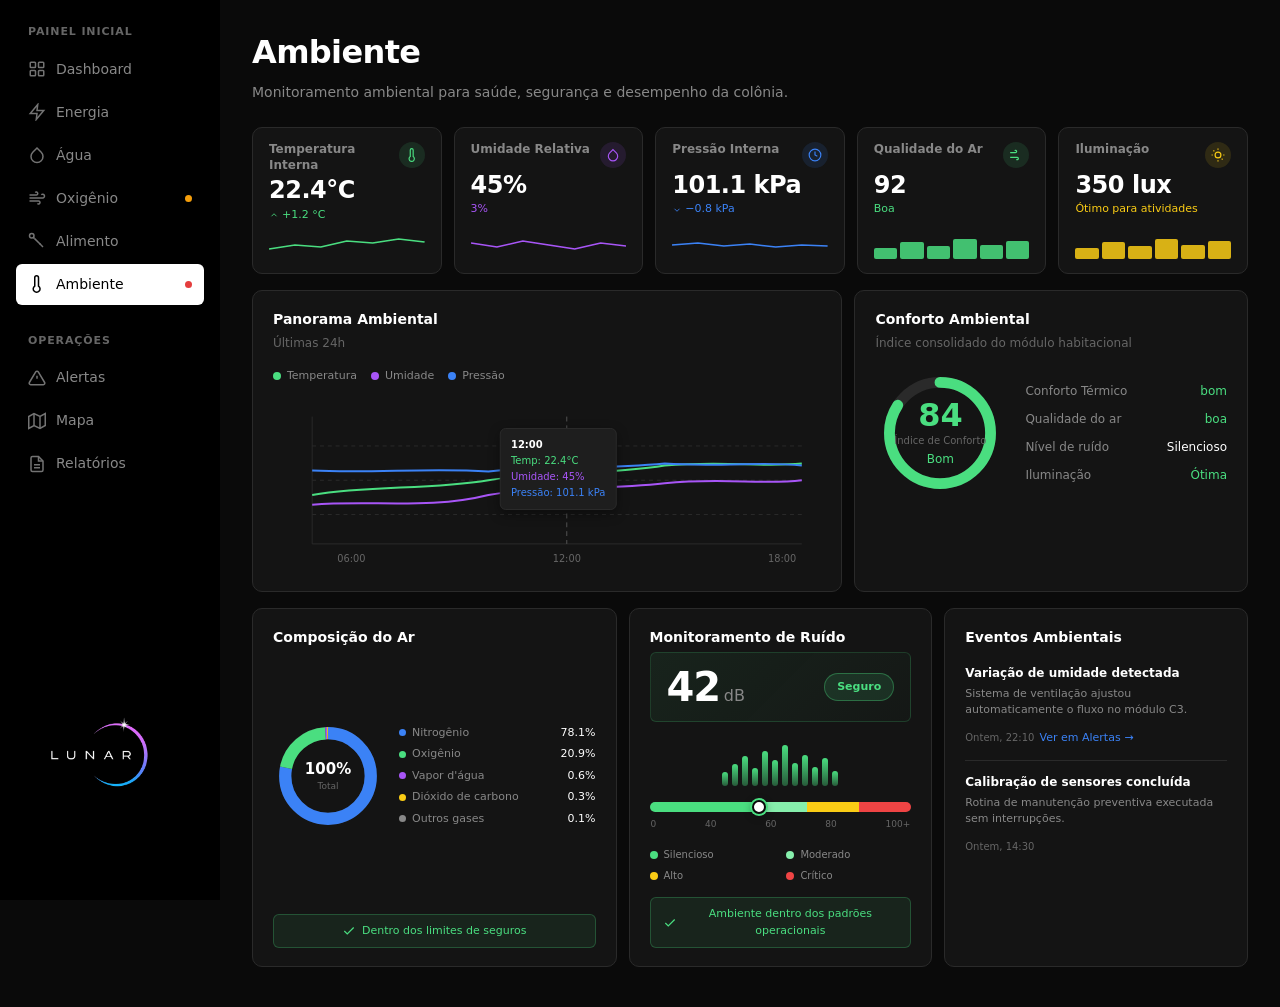
<file: ambiente.html>
<!DOCTYPE html>
<html lang="pt-BR">
<head>
  <meta charset="UTF-8">
  <meta name="viewport" content="width=device-width, initial-scale=1.0">
  <title>Lunar — Ambiente</title>
  <link rel="stylesheet" href="css/styles.css">
  <link rel="stylesheet" href="css/ambiente.css">
</head>
<body>

  <aside class="sidebar" aria-label="Navegação principal">
    <div class="sidebar__section">
      <p class="sidebar__label">Painel inicial</p>
      <ul class="sidebar__nav">
        <li><a href="index.html" class="sidebar__link"><svg class="sidebar__icon" viewBox="0 0 24 24" fill="none" stroke="currentColor" stroke-width="2" aria-hidden="true"><rect x="3" y="3" width="7" height="7" rx="1"/><rect x="14" y="3" width="7" height="7" rx="1"/><rect x="3" y="14" width="7" height="7" rx="1"/><rect x="14" y="14" width="7" height="7" rx="1"/></svg><span>Dashboard</span></a></li>
        <li><a href="energia.html" class="sidebar__link"><svg class="sidebar__icon" viewBox="0 0 24 24" fill="none" stroke="currentColor" stroke-width="2" aria-hidden="true"><path d="M13 2L3 14h9l-1 8 10-12h-9l1-8z"/></svg><span>Energia</span></a></li>
        <li><a href="agua.html" class="sidebar__link"><svg class="sidebar__icon" viewBox="0 0 24 24" fill="none" stroke="currentColor" stroke-width="2" aria-hidden="true"><path d="M12 2.69l5.66 5.66a8 8 0 11-11.31 0z"/></svg><span>Água</span></a></li>
        <li><a href="oxigenio.html" class="sidebar__link"><svg class="sidebar__icon" viewBox="0 0 24 24" fill="none" stroke="currentColor" stroke-width="2" aria-hidden="true"><path d="M9.59 4.59A2 2 0 1111 8H2m10.59 11.41A2 2 0 1014 16H2m15.73-8.27A2.5 2.5 0 1119.5 12H2"/></svg><span>Oxigênio</span><span class="sidebar__dot sidebar__dot--orange" aria-label="Atenção necessária"></span></a></li>
        <li><a href="alimento.html" class="sidebar__link"><svg class="sidebar__icon" viewBox="0 0 24 24" fill="none" stroke="currentColor" stroke-width="2" aria-hidden="true"><path d="M15.4 15.4l4.6 4.6"/><path d="M8.5 8.5l7.9 7.9"/><path d="M6.5 6.5l2 2"/><circle cx="5" cy="5" r="3"/></svg><span>Alimento</span></a></li>
        <li><a href="ambiente.html" class="sidebar__link sidebar__link--active" aria-current="page"><svg class="sidebar__icon" viewBox="0 0 24 24" fill="none" stroke="currentColor" stroke-width="2" aria-hidden="true"><path d="M14 14.76V3.5a2.5 2.5 0 00-5 0v11.26a4.5 4.5 0 105 0z"/></svg><span>Ambiente</span><span class="sidebar__dot sidebar__dot--red" aria-label="Alerta crítico"></span></a></li>
      </ul>
    </div>
    <div class="sidebar__section">
      <p class="sidebar__label">Operações</p>
      <ul class="sidebar__nav">
        <li><a href="alertas.html" class="sidebar__link"><svg class="sidebar__icon" viewBox="0 0 24 24" fill="none" stroke="currentColor" stroke-width="2" aria-hidden="true"><path d="M10.29 3.86L1.82 18a2 2 0 001.71 3h16.94a2 2 0 001.71-3L13.71 3.86a2 2 0 00-3.42 0z"/><line x1="12" y1="9" x2="12" y2="13"/><line x1="12" y1="17" x2="12.01" y2="17"/></svg><span>Alertas</span></a></li>
        <li><a href="mapa.html" class="sidebar__link"><svg class="sidebar__icon" viewBox="0 0 24 24" fill="none" stroke="currentColor" stroke-width="2" aria-hidden="true"><polygon points="1 6 1 22 8 18 16 22 23 18 23 2 16 6 8 2 1 6"/><line x1="8" y1="2" x2="8" y2="18"/><line x1="16" y1="6" x2="16" y2="22"/></svg><span>Mapa</span></a></li>
        <li><a href="relatorios.html" class="sidebar__link"><svg class="sidebar__icon" viewBox="0 0 24 24" fill="none" stroke="currentColor" stroke-width="2" aria-hidden="true"><path d="M14 2H6a2 2 0 00-2 2v16a2 2 0 002 2h12a2 2 0 002-2V8z"/><polyline points="14 2 14 8 20 8"/><line x1="16" y1="13" x2="8" y2="13"/><line x1="16" y1="17" x2="8" y2="17"/></svg><span>Relatórios</span></a></li>
      </ul>
    </div>
    <div class="sidebar__logo"><img src="assets/logo-lunar.png" alt="Lunar" class="sidebar__logo-img"></div>
  </aside>

  <main class="main" id="conteudo">

    <header class="env-header">
      <h1 class="env-header__title">Ambiente</h1>
      <p class="env-header__subtitle">Monitoramento ambiental para saúde, segurança e desempenho da colônia.</p>
    </header>

    <!-- KPIs rápidos -->
    <section class="env-kpis" aria-label="Indicadores ambientais em tempo real">

      <article class="env-kpi">
        <div class="env-kpi__top">
          <h2 class="env-kpi__label">Temperatura Interna</h2>
          <div class="env-kpi__icon env-kpi__icon--green" aria-hidden="true">
            <svg viewBox="0 0 24 24" fill="none" stroke="currentColor" stroke-width="2"><path d="M14 14.76V3.5a2.5 2.5 0 00-5 0v11.26a4.5 4.5 0 105 0z"/></svg>
          </div>
        </div>
        <p class="env-kpi__value">22.4°C</p>
        <p class="env-kpi__meta env-kpi__meta--green">
          <svg width="10" height="10" viewBox="0 0 24 24" fill="none" stroke="currentColor" stroke-width="2" aria-hidden="true"><polyline points="18 15 12 9 6 15"/></svg>
          +1.2 °C
        </p>
        <div class="env-kpi__visual">
          <svg class="env-kpi__spark" viewBox="0 0 120 28" preserveAspectRatio="none" role="img" aria-label="Tendência de temperatura nas últimas horas">
            <path d="M0,18 L20,14 L40,16 L60,10 L80,12 L100,8 L120,11" fill="none" stroke="#4ade80" stroke-width="1.5"/>
          </svg>
        </div>
      </article>

      <article class="env-kpi">
        <div class="env-kpi__top">
          <h2 class="env-kpi__label">Umidade Relativa</h2>
          <div class="env-kpi__icon env-kpi__icon--purple" aria-hidden="true">
            <svg viewBox="0 0 24 24" fill="none" stroke="currentColor" stroke-width="2"><path d="M12 2.69l5.66 5.66a8 8 0 11-11.31 0z"/></svg>
          </div>
        </div>
        <p class="env-kpi__value">45%</p>
        <p class="env-kpi__meta env-kpi__meta--purple">3%</p>
        <div class="env-kpi__visual">
          <svg class="env-kpi__spark" viewBox="0 0 120 28" preserveAspectRatio="none" role="img" aria-label="Tendência de umidade">
            <path d="M0,12 L20,16 L40,10 L60,14 L80,18 L100,12 L120,15" fill="none" stroke="#a855f7" stroke-width="1.5"/>
          </svg>
        </div>
      </article>

      <article class="env-kpi">
        <div class="env-kpi__top">
          <h2 class="env-kpi__label">Pressão Interna</h2>
          <div class="env-kpi__icon env-kpi__icon--blue" aria-hidden="true">
            <svg viewBox="0 0 24 24" fill="none" stroke="currentColor" stroke-width="2"><circle cx="12" cy="12" r="10"/><path d="M12 6v6l4 2"/></svg>
          </div>
        </div>
        <p class="env-kpi__value">101.1 kPa</p>
        <p class="env-kpi__meta env-kpi__meta--blue">
          <svg width="10" height="10" viewBox="0 0 24 24" fill="none" stroke="currentColor" stroke-width="2" aria-hidden="true"><polyline points="6 9 12 15 18 9"/></svg>
          −0.8 kPa
        </p>
        <div class="env-kpi__visual">
          <svg class="env-kpi__spark" viewBox="0 0 120 28" preserveAspectRatio="none" role="img" aria-label="Tendência de pressão">
            <path d="M0,14 L20,12 L40,15 L60,13 L80,16 L100,14 L120,15" fill="none" stroke="#3b82f6" stroke-width="1.5"/>
          </svg>
        </div>
      </article>

      <article class="env-kpi">
        <div class="env-kpi__top">
          <h2 class="env-kpi__label">Qualidade do Ar</h2>
          <div class="env-kpi__icon env-kpi__icon--green" aria-hidden="true">
            <svg viewBox="0 0 24 24" fill="none" stroke="currentColor" stroke-width="2"><path d="M9.59 4.59A2 2 0 1111 8H2m10.59 11.41A2 2 0 1014 16H2"/></svg>
          </div>
        </div>
        <p class="env-kpi__value">92</p>
        <p class="env-kpi__meta env-kpi__meta--green">Boa</p>
        <div class="env-kpi__visual">
          <div class="env-kpi__bars" role="img" aria-label="Índice de qualidade do ar">
            <div class="env-kpi__bar"></div>
            <div class="env-kpi__bar"></div>
            <div class="env-kpi__bar"></div>
            <div class="env-kpi__bar"></div>
            <div class="env-kpi__bar"></div>
            <div class="env-kpi__bar"></div>
          </div>
        </div>
      </article>

      <article class="env-kpi">
        <div class="env-kpi__top">
          <h2 class="env-kpi__label">Iluminação</h2>
          <div class="env-kpi__icon env-kpi__icon--yellow" aria-hidden="true">
            <svg viewBox="0 0 24 24" fill="none" stroke="currentColor" stroke-width="2"><circle cx="12" cy="12" r="5"/><line x1="12" y1="1" x2="12" y2="3"/><line x1="12" y1="21" x2="12" y2="23"/><line x1="4.22" y1="4.22" x2="5.64" y2="5.64"/><line x1="18.36" y1="18.36" x2="19.78" y2="19.78"/><line x1="1" y1="12" x2="3" y2="12"/><line x1="21" y1="12" x2="23" y2="12"/></svg>
          </div>
        </div>
        <p class="env-kpi__value">350 lux</p>
        <p class="env-kpi__meta env-kpi__meta--yellow">Ótimo para atividades</p>
        <div class="env-kpi__visual">
          <div class="env-kpi__bars" role="img" aria-label="Nível de iluminação">
            <div class="env-kpi__bar env-kpi__bar--yellow"></div>
            <div class="env-kpi__bar env-kpi__bar--yellow"></div>
            <div class="env-kpi__bar env-kpi__bar--yellow"></div>
            <div class="env-kpi__bar env-kpi__bar--yellow"></div>
            <div class="env-kpi__bar env-kpi__bar--yellow"></div>
            <div class="env-kpi__bar env-kpi__bar--yellow"></div>
          </div>
        </div>
      </article>

    </section>

    <!-- Panorama + Conforto -->
    <section class="env-middle" aria-label="Análise ambiental detalhada">

      <article class="env-panel">
        <h2 class="env-panel__title">Panorama Ambiental</h2>
        <p class="env-panel__subtitle">Últimas 24h</p>
        <ul class="env-panel__legend" aria-hidden="true">
          <li><span class="env-panel__legend-dot" style="background:#4ade80"></span>Temperatura</li>
          <li><span class="env-panel__legend-dot" style="background:#a855f7"></span>Umidade</li>
          <li><span class="env-panel__legend-dot" style="background:#3b82f6"></span>Pressão</li>
        </ul>
        <div class="env-chart-wrap">
          <svg viewBox="0 0 560 180" role="img" aria-label="Gráfico de temperatura, umidade e pressão nas últimas 24 horas. Às 12:00: temperatura 22.4°C, umidade 45%, pressão 101.1 kPa">
            <line x1="40" y1="20" x2="40" y2="150" stroke="#2a2a2a" stroke-width="1"/>
            <line x1="40" y1="150" x2="540" y2="150" stroke="#2a2a2a" stroke-width="1"/>
            <line x1="40" y1="85" x2="540" y2="85" stroke="#2a2a2a" stroke-width="1" stroke-dasharray="4"/>
            <line x1="40" y1="50" x2="540" y2="50" stroke="#2a2a2a" stroke-width="1" stroke-dasharray="4"/>
            <line x1="40" y1="120" x2="540" y2="120" stroke="#2a2a2a" stroke-width="1" stroke-dasharray="4"/>
            <!-- Marcador 12:00 -->
            <line x1="300" y1="20" x2="300" y2="150" stroke="#555" stroke-width="1" stroke-dasharray="5 4"/>
            <text x="300" y="168" text-anchor="middle" fill="#666" font-size="10">12:00</text>
            <text x="80" y="168" text-anchor="middle" fill="#666" font-size="10">06:00</text>
            <text x="520" y="168" text-anchor="middle" fill="#666" font-size="10">18:00</text>
            <!-- Linhas -->
            <path d="M40,100 C100,90 160,95 220,85 C280,75 340,80 400,70 C460,65 500,72 540,68" fill="none" stroke="#4ade80" stroke-width="2"/>
            <path d="M40,110 C100,105 160,115 220,100 C280,90 340,95 400,88 C460,82 500,90 540,85" fill="none" stroke="#a855f7" stroke-width="2"/>
            <path d="M40,75 C100,78 160,72 220,76 C280,70 340,74 400,68 C460,72 500,65 540,70" fill="none" stroke="#3b82f6" stroke-width="2"/>
            <circle cx="300" cy="78" r="4" fill="#4ade80"/>
            <circle cx="300" cy="95" r="4" fill="#a855f7"/>
            <circle cx="300" cy="71" r="4" fill="#3b82f6"/>
          </svg>
          <div class="env-chart-tooltip" aria-hidden="true">
            <strong>12:00</strong>
            <span class="t-green">Temp: 22.4°C</span>
            <span class="t-purple">Umidade: 45%</span>
            <span class="t-blue">Pressão: 101.1 kPa</span>
          </div>
        </div>
      </article>

      <article class="env-panel">
        <h2 class="env-panel__title">Conforto Ambiental</h2>
        <p class="env-panel__subtitle">Índice consolidado do módulo habitacional</p>
        <div class="env-comfort">
          <div class="env-gauge" role="img" aria-label="Índice de conforto: 84, classificação Bom">
            <svg viewBox="0 0 36 36">
              <circle cx="18" cy="18" r="14" fill="none" stroke="#2a2a2a" stroke-width="3"/>
              <circle cx="18" cy="18" r="14" fill="none" stroke="#4ade80" stroke-width="3"
                stroke-dasharray="74 88" stroke-linecap="round"/>
            </svg>
            <div class="env-gauge__center">
              <span class="env-gauge__score">84</span>
              <span class="env-gauge__label">Índice de Conforto</span>
              <span class="env-gauge__status">Bom</span>
            </div>
          </div>
          <ul class="env-comfort-list">
            <li class="env-comfort-item">
              <span class="env-comfort-item__name">Conforto Térmico</span>
              <span class="env-comfort-item__value">bom</span>
            </li>
            <li class="env-comfort-item">
              <span class="env-comfort-item__name">Qualidade do ar</span>
              <span class="env-comfort-item__value">boa</span>
            </li>
            <li class="env-comfort-item">
              <span class="env-comfort-item__name">Nível de ruído</span>
              <span class="env-comfort-item__value env-comfort-item__value--muted">Silencioso</span>
            </li>
            <li class="env-comfort-item">
              <span class="env-comfort-item__name">Iluminação</span>
              <span class="env-comfort-item__value">Ótima</span>
            </li>
          </ul>
        </div>
      </article>

    </section>

    <!-- Composição, Ruído, Eventos -->
    <section class="env-bottom" aria-label="Métricas complementares">

      <article class="env-panel env-air">
        <h2 class="env-panel__title">Composição do Ar</h2>
        <div class="env-air__content">
          <div class="env-donut" role="img" aria-label="Composição do ar: Nitrogênio 78.1%, Oxigênio 20.9%, Vapor d'água 0.6%, CO2 0.3%, Outros 0.1%">
            <svg viewBox="0 0 36 36">
              <circle cx="18" cy="18" r="14" fill="none" stroke="#2a2a2a" stroke-width="4"/>
              <circle cx="18" cy="18" r="14" fill="none" stroke="#3b82f6" stroke-width="4" stroke-dasharray="68.6 19.4"/>
              <circle cx="18" cy="18" r="14" fill="none" stroke="#4ade80" stroke-width="4" stroke-dasharray="18.4 69.6" stroke-dashoffset="-68.6"/>
              <circle cx="18" cy="18" r="14" fill="none" stroke="#a855f7" stroke-width="4" stroke-dasharray="0.5 87.5" stroke-dashoffset="-87"/>
              <circle cx="18" cy="18" r="14" fill="none" stroke="#facc15" stroke-width="4" stroke-dasharray="0.3 87.7" stroke-dashoffset="-87.5"/>
              <circle cx="18" cy="18" r="14" fill="none" stroke="#888" stroke-width="4" stroke-dasharray="0.1 87.9" stroke-dashoffset="-87.8"/>
            </svg>
            <div class="env-donut__center">
              <span class="env-donut__value">100%</span>
              <span class="env-donut__label">Total</span>
            </div>
          </div>
          <ul class="env-air-legend">
            <li><span class="env-air-legend__left"><span class="env-air-legend__dot" style="background:#3b82f6"></span>Nitrogênio</span><span class="env-air-legend__pct">78.1%</span></li>
            <li><span class="env-air-legend__left"><span class="env-air-legend__dot" style="background:#4ade80"></span>Oxigênio</span><span class="env-air-legend__pct">20.9%</span></li>
            <li><span class="env-air-legend__left"><span class="env-air-legend__dot" style="background:#a855f7"></span>Vapor d'água</span><span class="env-air-legend__pct">0.6%</span></li>
            <li><span class="env-air-legend__left"><span class="env-air-legend__dot" style="background:#facc15"></span>Dióxido de carbono</span><span class="env-air-legend__pct">0.3%</span></li>
            <li><span class="env-air-legend__left"><span class="env-air-legend__dot" style="background:#888"></span>Outros gases</span><span class="env-air-legend__pct">0.1%</span></li>
          </ul>
        </div>
        <p class="env-status-badge">
          <svg viewBox="0 0 24 24" fill="none" stroke="currentColor" stroke-width="2" aria-hidden="true"><polyline points="20 6 9 17 4 12"/></svg>
          Dentro dos limites de seguros
        </p>
      </article>

      <article class="env-panel env-noise" aria-labelledby="noise-title">
        <h2 class="env-panel__title" id="noise-title">Monitoramento de Ruído</h2>

        <div class="noise-card">

          <div class="noise-card__hero">
            <div class="noise-card__readout" role="status" aria-label="Nível de ruído atual: 42 decibéis, classificação Seguro">
              <span class="noise-card__value">42</span>
              <span class="noise-card__unit">dB</span>
            </div>
            <span class="noise-card__badge">Seguro</span>
          </div>

          <div class="noise-card__waves" aria-hidden="true">
            <span class="noise-card__wave"></span>
            <span class="noise-card__wave"></span>
            <span class="noise-card__wave"></span>
            <span class="noise-card__wave"></span>
            <span class="noise-card__wave"></span>
            <span class="noise-card__wave"></span>
            <span class="noise-card__wave"></span>
            <span class="noise-card__wave"></span>
            <span class="noise-card__wave"></span>
            <span class="noise-card__wave"></span>
            <span class="noise-card__wave"></span>
            <span class="noise-card__wave"></span>
          </div>

          <div class="noise-card__meter">
            <div class="noise-card__track" role="img" aria-label="Escala de 0 a 100 decibéis. Nível atual em 42%">
              <div class="noise-card__zones" aria-hidden="true">
                <span class="noise-card__zone noise-card__zone--quiet"></span>
                <span class="noise-card__zone noise-card__zone--moderate"></span>
                <span class="noise-card__zone noise-card__zone--loud"></span>
                <span class="noise-card__zone noise-card__zone--critical"></span>
              </div>
              <span class="noise-card__marker" style="--pos: 42%" aria-hidden="true"></span>
            </div>
            <div class="noise-card__scale-labels" aria-hidden="true">
              <span>0</span>
              <span>40</span>
              <span>60</span>
              <span>80</span>
              <span>100+</span>
            </div>
          </div>

          <ul class="noise-card__legend">
            <li><span class="noise-card__dot noise-card__dot--quiet"></span>Silencioso</li>
            <li><span class="noise-card__dot noise-card__dot--moderate"></span>Moderado</li>
            <li><span class="noise-card__dot noise-card__dot--loud"></span>Alto</li>
            <li><span class="noise-card__dot noise-card__dot--critical"></span>Crítico</li>
          </ul>

        </div>

        <p class="env-status-badge">
          <svg viewBox="0 0 24 24" fill="none" stroke="currentColor" stroke-width="2" aria-hidden="true"><polyline points="20 6 9 17 4 12"/></svg>
          Ambiente dentro dos padrões operacionais
        </p>
      </article>

      <article class="env-panel env-events">
        <h2 class="env-panel__title">Eventos Ambientais</h2>
        <ul class="env-events__list">
          <li class="env-event">
            <h3 class="env-event__title">Variação de umidade detectada</h3>
            <p class="env-event__desc">Sistema de ventilação ajustou automaticamente o fluxo no módulo C3.</p>
            <time class="env-event__time" datetime="2026-06-01T22:10">Ontem, 22:10</time>
            <!-- Link para alertas / detalhe do módulo C3 -->
            <a href="alertas.html" class="env-event__link">Ver em Alertas →</a>
          </li>
          <li class="env-event">
            <h3 class="env-event__title">Calibração de sensores concluída</h3>
            <p class="env-event__desc">Rotina de manutenção preventiva executada sem interrupções.</p>
            <time class="env-event__time" datetime="2026-06-01T14:30">Ontem, 14:30</time>
          </li>
        </ul>
      </article>

    </section>

  </main>

</body>
</html>
</file>
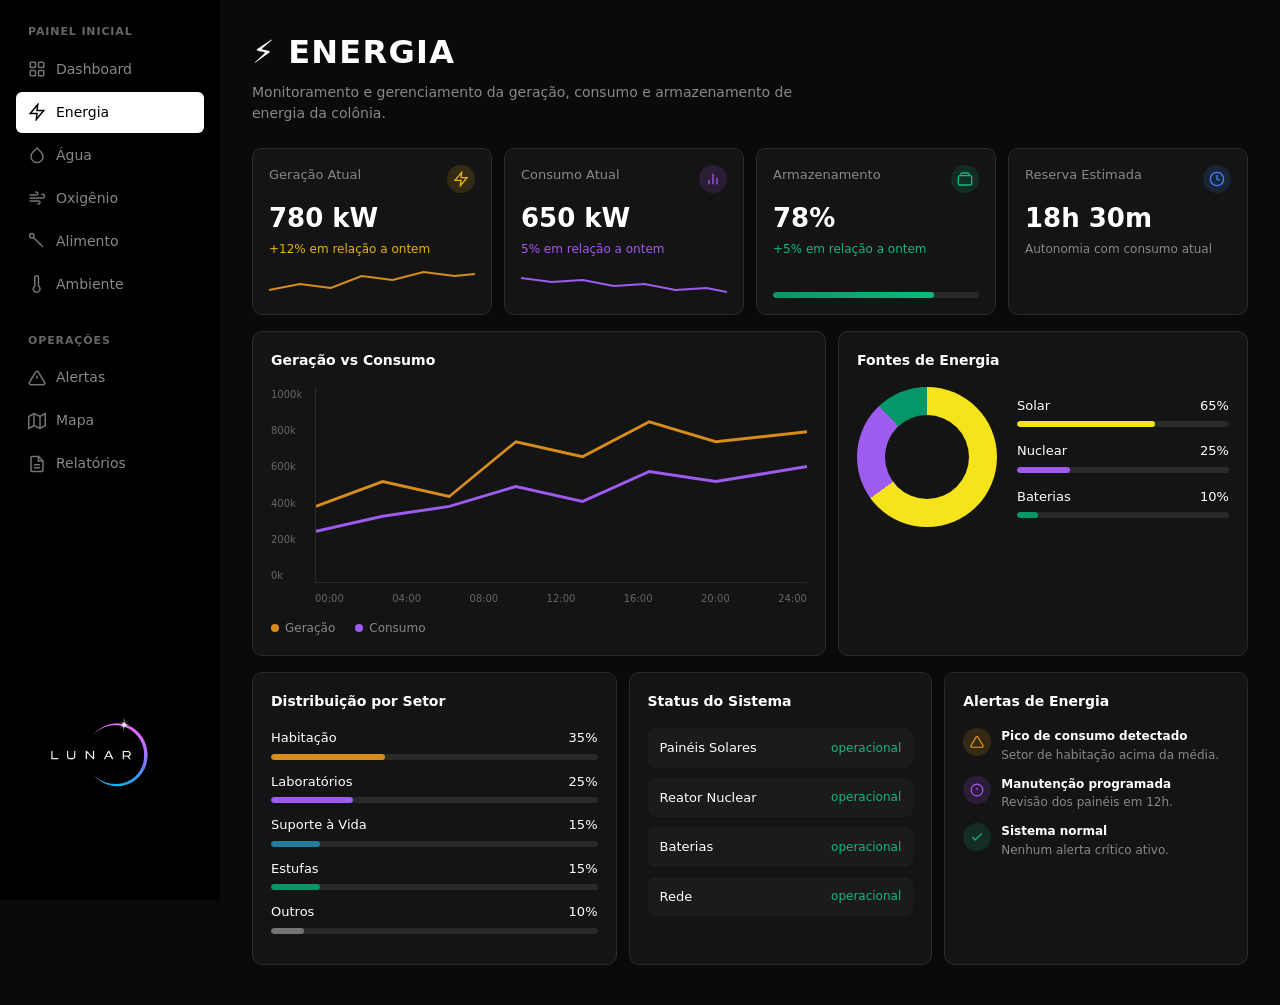
<file: energia.html>
<!DOCTYPE html>
<html lang="pt-BR">
<head>
  <meta charset="UTF-8">
  <meta name="viewport" content="width=device-width, initial-scale=1.0">
  <title>Lunar — Energia</title>
  <link rel="stylesheet" href="css/styles.css">
  <link rel="stylesheet" href="css/energia.css">
</head>
<body>

  <aside class="sidebar">
    <div class="sidebar__section">
      <p class="sidebar__label">Painel inicial</p>
      <ul class="sidebar__nav">
        <li><a href="index.html" class="sidebar__link"><svg class="sidebar__icon" viewBox="0 0 24 24" fill="none" stroke="currentColor" stroke-width="2"><rect x="3" y="3" width="7" height="7" rx="1"/><rect x="14" y="3" width="7" height="7" rx="1"/><rect x="3" y="14" width="7" height="7" rx="1"/><rect x="14" y="14" width="7" height="7" rx="1"/></svg><span>Dashboard</span></a></li>
        <li><a href="energia.html" class="sidebar__link sidebar__link--active"><svg class="sidebar__icon" viewBox="0 0 24 24" fill="none" stroke="currentColor" stroke-width="2"><path d="M13 2L3 14h9l-1 8 10-12h-9l1-8z"/></svg><span>Energia</span></a></li>
        <li><a href="agua.html" class="sidebar__link"><svg class="sidebar__icon" viewBox="0 0 24 24" fill="none" stroke="currentColor" stroke-width="2"><path d="M12 2.69l5.66 5.66a8 8 0 11-11.31 0z"/></svg><span>Água</span></a></li>
        <li><a href="oxigenio.html" class="sidebar__link"><svg class="sidebar__icon" viewBox="0 0 24 24" fill="none" stroke="currentColor" stroke-width="2"><path d="M9.59 4.59A2 2 0 1111 8H2m10.59 11.41A2 2 0 1014 16H2m15.73-8.27A2.5 2.5 0 1119.5 12H2"/></svg><span>Oxigênio</span></a></li>
        <li><a href="alimento.html" class="sidebar__link"><svg class="sidebar__icon" viewBox="0 0 24 24" fill="none" stroke="currentColor" stroke-width="2"><path d="M15.4 15.4l4.6 4.6"/><path d="M8.5 8.5l7.9 7.9"/><path d="M6.5 6.5l2 2"/><circle cx="5" cy="5" r="3"/></svg><span>Alimento</span></a></li>
        <li><a href="ambiente.html" class="sidebar__link"><svg class="sidebar__icon" viewBox="0 0 24 24" fill="none" stroke="currentColor" stroke-width="2"><path d="M14 14.76V3.5a2.5 2.5 0 00-5 0v11.26a4.5 4.5 0 105 0z"/></svg><span>Ambiente</span></a></li>
      </ul>
    </div>
    <div class="sidebar__section">
      <p class="sidebar__label">Operações</p>
      <ul class="sidebar__nav">
        <li><a href="alertas.html" class="sidebar__link"><svg class="sidebar__icon" viewBox="0 0 24 24" fill="none" stroke="currentColor" stroke-width="2"><path d="M10.29 3.86L1.82 18a2 2 0 001.71 3h16.94a2 2 0 001.71-3L13.71 3.86a2 2 0 00-3.42 0z"/><line x1="12" y1="9" x2="12" y2="13"/><line x1="12" y1="17" x2="12.01" y2="17"/></svg><span>Alertas</span></a></li>
        <li><a href="mapa.html" class="sidebar__link"><svg class="sidebar__icon" viewBox="0 0 24 24" fill="none" stroke="currentColor" stroke-width="2"><polygon points="1 6 1 22 8 18 16 22 23 18 23 2 16 6 8 2 1 6"/><line x1="8" y1="2" x2="8" y2="18"/><line x1="16" y1="6" x2="16" y2="22"/></svg><span>Mapa</span></a></li>
        <li><a href="relatorios.html" class="sidebar__link"><svg class="sidebar__icon" viewBox="0 0 24 24" fill="none" stroke="currentColor" stroke-width="2"><path d="M14 2H6a2 2 0 00-2 2v16a2 2 0 002 2h12a2 2 0 002-2V8z"/><polyline points="14 2 14 8 20 8"/><line x1="16" y1="13" x2="8" y2="13"/><line x1="16" y1="17" x2="8" y2="17"/></svg><span>Relatórios</span></a></li>
      </ul>
    </div>
    <div class="sidebar__logo"><img src="assets/logo-lunar.png" alt="Lunar" class="sidebar__logo-img"></div>
  </aside>

  <main class="main">
    <header class="page-header">
      <h1 class="page-header__title">⚡ Energia</h1>
      <p class="page-header__subtitle">Monitoramento e gerenciamento da geração, consumo e armazenamento de energia da colônia.</p>
    </header>

    <section class="energy-metrics">
      <article class="energy-metric">
        <div class="energy-metric__top">
          <span class="energy-metric__label">Geração Atual</span>
          <div class="energy-metric__icon energy-metric__icon--yellow"><svg viewBox="0 0 24 24" fill="none" stroke="currentColor" stroke-width="2"><path d="M13 2L3 14h9l-1 8 10-12h-9l1-8z"/></svg></div>
        </div>
        <div class="energy-metric__value">780 kW</div>
        <p class="energy-metric__sub energy-metric__sub--up">+12% em relação a ontem</p>
        <svg class="energy-metric__spark" viewBox="0 0 200 32" preserveAspectRatio="none"><polyline points="0,24 30,18 60,22 90,10 120,14 150,6 180,10 200,8" fill="none" stroke="#d88c1a" stroke-width="2"/></svg>
      </article>
      <article class="energy-metric">
        <div class="energy-metric__top">
          <span class="energy-metric__label">Consumo Atual</span>
          <div class="energy-metric__icon energy-metric__icon--purple"><svg viewBox="0 0 24 24" fill="none" stroke="currentColor" stroke-width="2"><path d="M18 20V10M12 20V4M6 20v-6"/></svg></div>
        </div>
        <div class="energy-metric__value">650 kW</div>
        <p class="energy-metric__sub energy-metric__sub--down">5% em relação a ontem</p>
        <svg class="energy-metric__spark" viewBox="0 0 200 32" preserveAspectRatio="none"><polyline points="0,12 30,16 60,14 90,20 120,18 150,24 180,22 200,26" fill="none" stroke="#9d5bf0" stroke-width="2"/></svg>
      </article>
      <article class="energy-metric">
        <div class="energy-metric__top">
          <span class="energy-metric__label">Armazenamento</span>
          <div class="energy-metric__icon energy-metric__icon--green"><svg viewBox="0 0 24 24" fill="none" stroke="currentColor" stroke-width="2"><rect x="2" y="7" width="20" height="14" rx="2"/><path d="M6 7V5a2 2 0 012-2h8a2 2 0 012 2v2"/></svg></div>
        </div>
        <div class="energy-metric__value">78%</div>
        <p class="energy-metric__sub energy-metric__sub--green">+5% em relação a ontem</p>
        <div class="energy-metric__bar"><div class="energy-metric__bar-fill"></div></div>
      </article>
      <article class="energy-metric">
        <div class="energy-metric__top">
          <span class="energy-metric__label">Reserva Estimada</span>
          <div class="energy-metric__icon energy-metric__icon--blue"><svg viewBox="0 0 24 24" fill="none" stroke="currentColor" stroke-width="2"><circle cx="12" cy="12" r="10"/><polyline points="12 6 12 12 16 14"/></svg></div>
        </div>
        <div class="energy-metric__value">18h 30m</div>
        <p class="energy-metric__sub">Autonomia com consumo atual</p>
      </article>
    </section>

    <section class="energy-middle">
      <article class="energy-panel">
        <h2 class="energy-panel__title">Geração vs Consumo</h2>
        <div class="energy-chart">
          <div class="energy-chart__y"><span>1000k</span><span>800k</span><span>600k</span><span>400k</span><span>200k</span><span>0k</span></div>
          <div class="energy-chart__grid">
            <svg viewBox="0 0 700 196" preserveAspectRatio="none">
              <polyline points="0,120 95,95 190,110 285,55 380,70 475,35 570,55 700,45" fill="none" stroke="#d88c1a" stroke-width="3"/>
              <polyline points="0,145 95,130 190,120 285,100 380,115 475,85 570,95 700,80" fill="none" stroke="#9d5bf0" stroke-width="3"/>
            </svg>
          </div>
          <div class="energy-chart__x"><span>00:00</span><span>04:00</span><span>08:00</span><span>12:00</span><span>16:00</span><span>20:00</span><span>24:00</span></div>
        </div>
        <div class="energy-chart__legend">
          <span><i class="energy-chart__dot energy-chart__dot--gen"></i>Geração</span>
          <span><i class="energy-chart__dot energy-chart__dot--con"></i>Consumo</span>
        </div>
      </article>
      <article class="energy-panel">
        <h2 class="energy-panel__title">Fontes de Energia</h2>
        <div class="energy-sources">
          <div class="energy-donut" aria-hidden="true"></div>
          <div class="energy-source-list">
            <div class="energy-source-row">
              <div class="energy-source-row__head"><span>Solar</span><span>65%</span></div>
              <div class="energy-source-row__bar"><div class="energy-source-row__fill" style="width:65%;background:#f5e31c"></div></div>
            </div>
            <div class="energy-source-row">
              <div class="energy-source-row__head"><span>Nuclear</span><span>25%</span></div>
              <div class="energy-source-row__bar"><div class="energy-source-row__fill" style="width:25%;background:#9d5bf0"></div></div>
            </div>
            <div class="energy-source-row">
              <div class="energy-source-row__head"><span>Baterias</span><span>10%</span></div>
              <div class="energy-source-row__bar"><div class="energy-source-row__fill" style="width:10%;background:#059669"></div></div>
            </div>
          </div>
        </div>
      </article>
    </section>

    <section class="energy-bottom">
      <article class="energy-panel">
        <h2 class="energy-panel__title">Distribuição por Setor</h2>
        <div class="sector-row"><div class="sector-row__head"><span>Habitação</span><span>35%</span></div><div class="sector-row__bar"><div class="sector-row__fill" style="width:35%;background:#d88c1a"></div></div></div>
        <div class="sector-row"><div class="sector-row__head"><span>Laboratórios</span><span>25%</span></div><div class="sector-row__bar"><div class="sector-row__fill" style="width:25%;background:#9d5bf0"></div></div></div>
        <div class="sector-row"><div class="sector-row__head"><span>Suporte à Vida</span><span>15%</span></div><div class="sector-row__bar"><div class="sector-row__fill" style="width:15%;background:#237d9d"></div></div></div>
        <div class="sector-row"><div class="sector-row__head"><span>Estufas</span><span>15%</span></div><div class="sector-row__bar"><div class="sector-row__fill" style="width:15%;background:#059669"></div></div></div>
        <div class="sector-row"><div class="sector-row__head"><span>Outros</span><span>10%</span></div><div class="sector-row__bar"><div class="sector-row__fill" style="width:10%;background:rgba(255,255,255,0.35)"></div></div></div>
      </article>
      <article class="energy-panel">
        <h2 class="energy-panel__title">Status do Sistema</h2>
        <div class="status-list">
          <div class="status-row"><span>Painéis Solares</span><span class="status-row__ok">operacional</span></div>
          <div class="status-row"><span>Reator Nuclear</span><span class="status-row__ok">operacional</span></div>
          <div class="status-row"><span>Baterias</span><span class="status-row__ok">operacional</span></div>
          <div class="status-row"><span>Rede</span><span class="status-row__ok">operacional</span></div>
        </div>
      </article>
      <article class="energy-panel">
        <h2 class="energy-panel__title">Alertas de Energia</h2>
        <div class="energy-alerts">
          <div class="energy-alert">
            <div class="energy-alert__icon energy-alert__icon--warn"><svg viewBox="0 0 24 24" fill="none" stroke="currentColor" stroke-width="2"><path d="M10.29 3.86L1.82 18a2 2 0 001.71 3h16.94a2 2 0 001.71-3L13.71 3.86a2 2 0 00-3.42 0z"/></svg></div>
            <div><div class="energy-alert__title">Pico de consumo detectado</div>Setor de habitação acima da média.</div>
          </div>
          <div class="energy-alert">
            <div class="energy-alert__icon energy-alert__icon--info"><svg viewBox="0 0 24 24" fill="none" stroke="currentColor" stroke-width="2"><circle cx="12" cy="12" r="10"/><line x1="12" y1="8" x2="12" y2="12"/><line x1="12" y1="16" x2="12.01" y2="16"/></svg></div>
            <div><div class="energy-alert__title">Manutenção programada</div>Revisão dos painéis em 12h.</div>
          </div>
          <div class="energy-alert">
            <div class="energy-alert__icon energy-alert__icon--ok"><svg viewBox="0 0 24 24" fill="none" stroke="currentColor" stroke-width="2"><polyline points="20 6 9 17 4 12"/></svg></div>
            <div><div class="energy-alert__title">Sistema normal</div>Nenhum alerta crítico ativo.</div>
          </div>
        </div>
      </article>
    </section>
  </main>
</body>
</html>
</file>
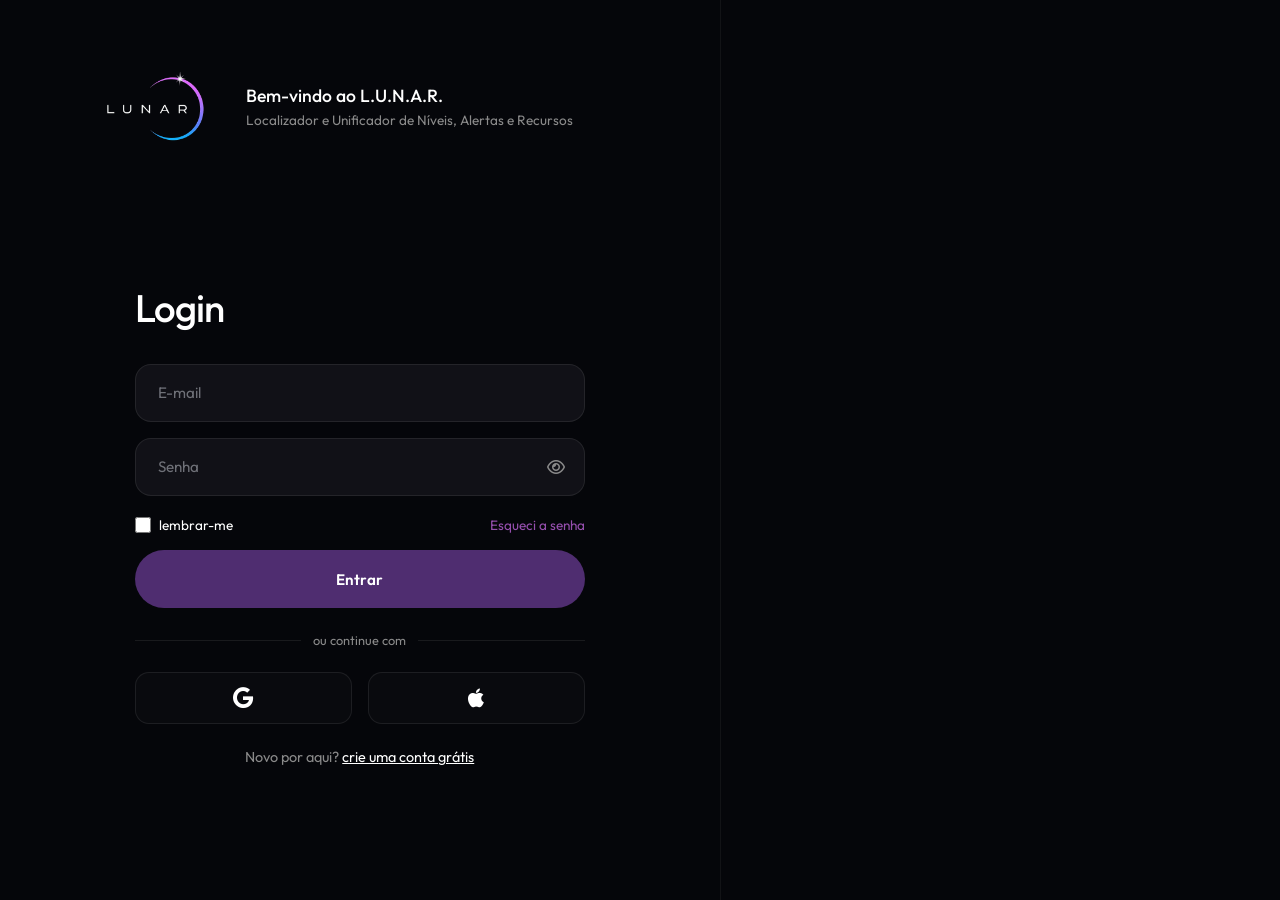
<file: login.html>
<!DOCTYPE html>
<html lang="pt-br">

<head>

    <meta charset="UTF-8">

    <meta
        name="viewport"
        content="width=device-width, initial-scale=1.0">

    <title>L.U.N.A.R. | Gestão Inteligente de Recursos</title>

    <!-- GOOGLE FONTS -->
    <link
        rel="preconnect"
        href="https://fonts.googleapis.com">

    <link
        rel="preconnect"
        href="https://fonts.gstatic.com"
        crossorigin>

    <link
        href="https://fonts.googleapis.com/css2?family=Outfit:wght@300;400;500;600;700&display=swap"
        rel="stylesheet">

    <!-- FONT AWESOME -->
    <link
        rel="stylesheet"
        href="https://cdnjs.cloudflare.com/ajax/libs/font-awesome/6.5.1/css/all.min.css">

    <!-- CSS -->
    <link
        rel="stylesheet"
        href="css/login.css">

</head>

<body>

    <main class="container">

        <!-- ========================================
             COLUNA ESQUERDA
        ========================================= -->

        <section class="left-side">

            <!-- LOGO -->

            <div class="brand">

                <img
                    src="imagens/logo atual sem fundo.png"
                    alt="Logo L.U.N.A.R."
                    class="logo">

                <div class="brand-text">

                    <h3>
                        Bem-vindo ao L.U.N.A.R.
                    </h3>

                    <p>
                        Localizador e Unificador de Níveis,
                        Alertas e Recursos
                    </p>

                </div>

            </div>

            <!-- LOGIN -->

            <div class="login-wrapper">

                <div class="login-box">

                    <h1>Login</h1>

                    <form>

                        <!-- E-MAIL -->

                        <input
                            type="email"
                            placeholder="E-mail"
                            required>

                        <!-- SENHA -->

                        <div class="password-container">

                            <input
                                type="password"
                                placeholder="Senha"
                                id="senha"
                                required>

                            <i
                                class="fa-regular fa-eye"
                                id="togglePassword">
                            </i>

                        </div>

                        <!-- OPÇÕES -->

                        <div class="options">

                            <label>

                                <input type="checkbox">

                                lembrar-me

                            </label>

                            <a href="#">
                                Esqueci a senha
                            </a>

                        </div>

                        <!-- BOTÃO LOGIN -->

                        <button
                            type="submit"
                            class="btn-login">

                            Entrar

                        </button>

                    </form>

                    <!-- DIVISOR -->

                    <div class="divider">

                        <span>
                            ou continue com
                        </span>

                    </div>

                    <!-- LOGIN SOCIAL -->

                    <div class="social-buttons">

                        <button
                            type="button"
                            class="social-btn">

                            <i class="fa-brands fa-google"></i>

                        </button>

                        <button
                            type="button"
                            class="social-btn">

                            <i class="fa-brands fa-apple"></i>

                        </button>

                    </div>

                    <!-- CADASTRO -->

                    <p class="signup">

                        Novo por aqui?

                        <a href="#">
                            crie uma conta grátis
                        </a>

                    </p>

                </div>

            </div>

        </section>

        <!-- ========================================
             COLUNA DIREITA
        ========================================= -->

        <section class="right-side">

            <!-- VÍDEO -->

            <video
                autoplay
                muted
                loop
                playsinline
                class="lunar-video">

                <source
                    src="imagens/astronauta.mp4"
                    type="video/mp4">

            </video>

            <!-- CAMADA ESCURA -->

            <div class="overlay"></div>

        </section>

    </main>

    <!-- ========================================
         JAVASCRIPT
    ========================================= -->

    <script>

        const togglePassword =
            document.querySelector("#togglePassword");

        const password =
            document.querySelector("#senha");

        togglePassword.addEventListener("click", () => {

            const type =
                password.getAttribute("type") === "password"
                    ? "text"
                    : "password";

            password.setAttribute("type", type);

            togglePassword.classList.toggle("fa-eye");

            togglePassword.classList.toggle("fa-eye-slash");

        });

    </script>

</body>

</html>
</file>
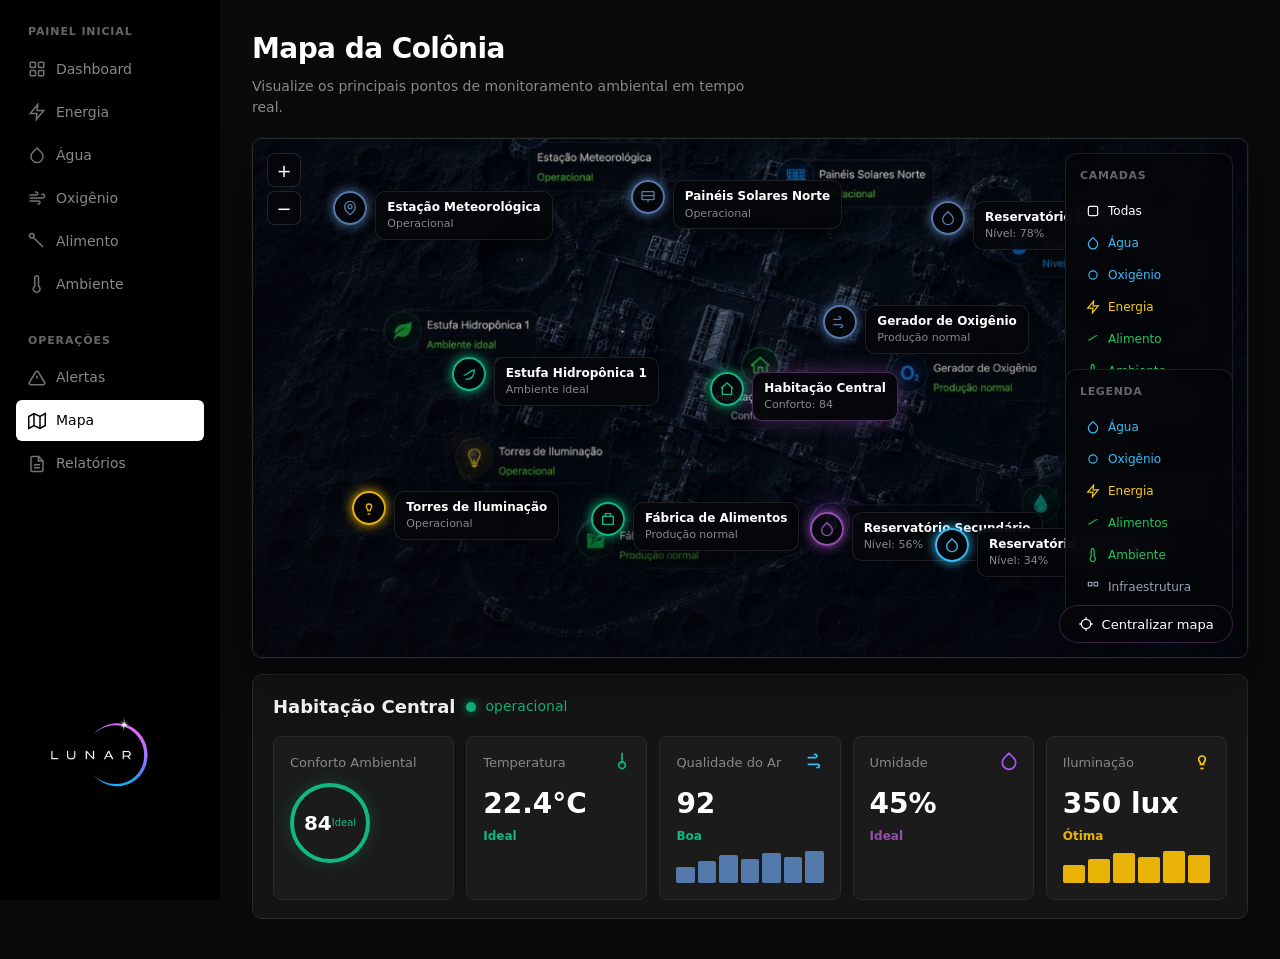
<file: mapa.html>
<!DOCTYPE html>
<html lang="pt-BR">
<head>
  <meta charset="UTF-8">
  <meta name="viewport" content="width=device-width, initial-scale=1.0">
  <title>Lunar — Mapa da Colônia</title>
  <link rel="stylesheet" href="css/styles.css">
  <link rel="stylesheet" href="css/mapa.css">
</head>
<body>

  <aside class="sidebar">
    <div class="sidebar__section">
      <p class="sidebar__label">Painel inicial</p>
      <ul class="sidebar__nav">
        <li><a href="index.html" class="sidebar__link"><svg class="sidebar__icon" viewBox="0 0 24 24" fill="none" stroke="currentColor" stroke-width="2"><rect x="3" y="3" width="7" height="7" rx="1"/><rect x="14" y="3" width="7" height="7" rx="1"/><rect x="3" y="14" width="7" height="7" rx="1"/><rect x="14" y="14" width="7" height="7" rx="1"/></svg><span>Dashboard</span></a></li>
        <li><a href="energia.html" class="sidebar__link"><svg class="sidebar__icon" viewBox="0 0 24 24" fill="none" stroke="currentColor" stroke-width="2"><path d="M13 2L3 14h9l-1 8 10-12h-9l1-8z"/></svg><span>Energia</span></a></li>
        <li><a href="agua.html" class="sidebar__link"><svg class="sidebar__icon" viewBox="0 0 24 24" fill="none" stroke="currentColor" stroke-width="2"><path d="M12 2.69l5.66 5.66a8 8 0 11-11.31 0z"/></svg><span>Água</span></a></li>
        <li><a href="oxigenio.html" class="sidebar__link"><svg class="sidebar__icon" viewBox="0 0 24 24" fill="none" stroke="currentColor" stroke-width="2"><path d="M9.59 4.59A2 2 0 1111 8H2m10.59 11.41A2 2 0 1014 16H2m15.73-8.27A2.5 2.5 0 1119.5 12H2"/></svg><span>Oxigênio</span></a></li>
        <li><a href="alimento.html" class="sidebar__link"><svg class="sidebar__icon" viewBox="0 0 24 24" fill="none" stroke="currentColor" stroke-width="2"><path d="M15.4 15.4l4.6 4.6"/><path d="M8.5 8.5l7.9 7.9"/><path d="M6.5 6.5l2 2"/><circle cx="5" cy="5" r="3"/></svg><span>Alimento</span></a></li>
        <li><a href="ambiente.html" class="sidebar__link"><svg class="sidebar__icon" viewBox="0 0 24 24" fill="none" stroke="currentColor" stroke-width="2"><path d="M14 14.76V3.5a2.5 2.5 0 00-5 0v11.26a4.5 4.5 0 105 0z"/></svg><span>Ambiente</span></a></li>
      </ul>
    </div>
    <div class="sidebar__section">
      <p class="sidebar__label">Operações</p>
      <ul class="sidebar__nav">
        <li><a href="alertas.html" class="sidebar__link"><svg class="sidebar__icon" viewBox="0 0 24 24" fill="none" stroke="currentColor" stroke-width="2"><path d="M10.29 3.86L1.82 18a2 2 0 001.71 3h16.94a2 2 0 001.71-3L13.71 3.86a2 2 0 00-3.42 0z"/><line x1="12" y1="9" x2="12" y2="13"/><line x1="12" y1="17" x2="12.01" y2="17"/></svg><span>Alertas</span></a></li>
        <li><a href="mapa.html" class="sidebar__link sidebar__link--active"><svg class="sidebar__icon" viewBox="0 0 24 24" fill="none" stroke="currentColor" stroke-width="2"><polygon points="1 6 1 22 8 18 16 22 23 18 23 2 16 6 8 2 1 6"/><line x1="8" y1="2" x2="8" y2="18"/><line x1="16" y1="6" x2="16" y2="22"/></svg><span>Mapa</span></a></li>
        <li><a href="relatorios.html" class="sidebar__link"><svg class="sidebar__icon" viewBox="0 0 24 24" fill="none" stroke="currentColor" stroke-width="2"><path d="M14 2H6a2 2 0 00-2 2v16a2 2 0 002 2h12a2 2 0 002-2V8z"/><polyline points="14 2 14 8 20 8"/><line x1="16" y1="13" x2="8" y2="13"/><line x1="16" y1="17" x2="8" y2="17"/></svg><span>Relatórios</span></a></li>
      </ul>
    </div>
    <div class="sidebar__logo"><img src="assets/logo-lunar.png" alt="Lunar" class="sidebar__logo-img"></div>
  </aside>

  <main class="main">
    <header class="page-header">
      <h1 class="page-header__title">Mapa da Colônia</h1>
      <p class="page-header__subtitle">Visualize os principais pontos de monitoramento ambiental em tempo real.</p>
    </header>

    <section class="map-wrap">
      <div class="map-wrap__surface"></div>
      <div class="map-wrap__overlay"></div>
      <div class="map-wrap__grid"></div>

      <div class="map-zoom"><button type="button">+</button><button type="button">−</button></div>

      <div class="map-pin map-pin--blue" style="top:10%;left:8%">
        <div class="map-pin__icon"><svg viewBox="0 0 24 24"><path d="M20 10c0 6-8 12-8 12s-8-6-8-12a8 8 0 0116 0z"/><circle cx="12" cy="10" r="3"/></svg></div>
        <div class="map-pin__label"><strong>Estação Meteorológica</strong><span>Operacional</span></div>
      </div>
      <div class="map-pin map-pin--blue" style="top:8%;left:38%">
        <div class="map-pin__icon"><svg viewBox="0 0 24 24"><rect x="3" y="4" width="18" height="12" rx="1"/><path d="M3 10h18"/><path d="M12 16v4"/></svg></div>
        <div class="map-pin__label"><strong>Painéis Solares Norte</strong><span>Operacional</span></div>
      </div>
      <div class="map-pin map-pin--blue" style="top:12%;right:10%">
        <div class="map-pin__icon"><svg viewBox="0 0 24 24"><path d="M12 2.69l5.66 5.66a8 8 0 11-11.31 0z"/></svg></div>
        <div class="map-pin__label"><strong>Reservatório Principal</strong><span>Nível: 78%</span></div>
      </div>
      <div class="map-pin map-pin--green" style="top:42%;left:20%">
        <div class="map-pin__icon"><svg viewBox="0 0 24 24"><path d="M4 14c7 0 8-8 16-8 0 9-5 14-13 14"/></svg></div>
        <div class="map-pin__label"><strong>Estufa Hidropônica 1</strong><span>Ambiente ideal</span></div>
      </div>
      <div class="map-pin map-pin--green map-pin--active" style="top:45%;left:46%">
        <div class="map-pin__icon"><svg viewBox="0 0 24 24"><path d="M3 11L12 3l9 8"/><path d="M5 10v10h14V10"/></svg></div>
        <div class="map-pin__label"><strong>Habitação Central</strong><span>Conforto: 84</span></div>
      </div>
      <div class="map-pin map-pin--blue" style="top:32%;right:22%">
        <div class="map-pin__icon"><svg viewBox="0 0 24 24"><path d="M9.59 4.59A2 2 0 1111 8H2m10.59 11.41A2 2 0 1014 16H2"/></svg></div>
        <div class="map-pin__label"><strong>Gerador de Oxigênio</strong><span>Produção normal</span></div>
      </div>
      <div class="map-pin map-pin--yellow" style="top:68%;left:10%">
        <div class="map-pin__icon"><svg viewBox="0 0 24 24"><path d="M8 10a4 4 0 118 0c0 2-1 3-2 4v2h-4v-2c-1-1-2-2-2-4z"/><path d="M10 21h4"/></svg></div>
        <div class="map-pin__label"><strong>Torres de Iluminação</strong><span>Operacional</span></div>
      </div>
      <div class="map-pin map-pin--green" style="top:70%;left:34%">
        <div class="map-pin__icon"><svg viewBox="0 0 24 24"><path d="M4 20h16V8H4z"/><path d="M8 8V4h8v4"/></svg></div>
        <div class="map-pin__label"><strong>Fábrica de Alimentos</strong><span>Produção normal</span></div>
      </div>
      <div class="map-pin map-pin--purple" style="top:72%;left:56%">
        <div class="map-pin__icon"><svg viewBox="0 0 24 24"><path d="M12 2.69l5.66 5.66a8 8 0 11-11.31 0z"/></svg></div>
        <div class="map-pin__label"><strong>Reservatório Secundário</strong><span>Nível: 56%</span></div>
      </div>
      <div class="map-pin map-pin--cyan" style="top:75%;right:8%">
        <div class="map-pin__icon"><svg viewBox="0 0 24 24"><path d="M12 2.69l5.66 5.66a8 8 0 11-11.31 0z"/></svg></div>
        <div class="map-pin__label"><strong>Reservatório de Reserva</strong><span>Nível: 34%</span></div>
      </div>

      <aside class="map-side map-side--layers">
        <h3>Camadas</h3>
        <div class="map-side__item" style="color:#fff"><svg viewBox="0 0 24 24"><rect x="4" y="4" width="16" height="16" rx="3"/></svg>Todas</div>
        <div class="map-side__item" style="color:#38bdf8"><svg viewBox="0 0 24 24"><path d="M12 2.69l5.66 5.66a8 8 0 11-11.31 0z"/></svg>Água</div>
        <div class="map-side__item" style="color:#38bdf8"><svg viewBox="0 0 24 24"><circle cx="12" cy="12" r="7"/></svg>Oxigênio</div>
        <div class="map-side__item" style="color:#facc15"><svg viewBox="0 0 24 24"><path d="M13 2L3 14h9l-1 8 10-12h-9l1-8z"/></svg>Energia</div>
        <div class="map-side__item" style="color:#22c55e"><svg viewBox="0 0 24 24"><path d="M4 14c7 0 8-8 16-8"/></svg>Alimento</div>
        <div class="map-side__item" style="color:#22c55e"><svg viewBox="0 0 24 24"><path d="M14 14.76V3.5a2.5 2.5 0 00-5 0v11.26a4.5 4.5 0 105 0z"/></svg>Ambiente</div>
        <div class="map-side__item" style="color:#94a3b8"><svg viewBox="0 0 24 24"><rect x="4" y="4" width="6" height="6"/><rect x="14" y="4" width="6" height="6"/><rect x="4" y="14" width="6" height="6"/><rect x="14" y="14" width="6" height="6"/></svg>Infraestrutura</div>
      </aside>

      <aside class="map-side map-side--legend">
        <h3>Legenda</h3>
        <div class="map-side__item" style="color:#38bdf8"><svg viewBox="0 0 24 24"><path d="M12 2.69l5.66 5.66a8 8 0 11-11.31 0z"/></svg>Água</div>
        <div class="map-side__item" style="color:#38bdf8"><svg viewBox="0 0 24 24"><circle cx="12" cy="12" r="7"/></svg>Oxigênio</div>
        <div class="map-side__item" style="color:#facc15"><svg viewBox="0 0 24 24"><path d="M13 2L3 14h9l-1 8 10-12h-9l1-8z"/></svg>Energia</div>
        <div class="map-side__item" style="color:#22c55e"><svg viewBox="0 0 24 24"><path d="M4 14c7 0 8-8 16-8"/></svg>Alimentos</div>
        <div class="map-side__item" style="color:#22c55e"><svg viewBox="0 0 24 24"><path d="M14 14.76V3.5a2.5 2.5 0 00-5 0v11.26a4.5 4.5 0 105 0z"/></svg>Ambiente</div>
        <div class="map-side__item" style="color:#94a3b8"><svg viewBox="0 0 24 24"><rect x="4" y="4" width="6" height="6"/><rect x="14" y="4" width="6" height="6"/></svg>Infraestrutura</div>
      </aside>

      <button type="button" class="map-center-btn">
        <svg viewBox="0 0 24 24"><circle cx="12" cy="12" r="7"/><path d="M12 2v4M12 18v4M2 12h4M18 12h4"/></svg>
        Centralizar mapa
      </button>
    </section>

    <section class="map-detail">
      <div class="map-detail__title">
        Habitação Central
        <span class="map-detail__dot"></span>
        <span class="map-detail__status">operacional</span>
      </div>
      <div class="map-metrics">
        <article class="map-metric">
          <h4>Conforto Ambiental</h4>
          <div class="comfort-ring">84<small>Ideal</small></div>
        </article>
        <article class="map-metric">
          <svg class="map-metric__icon" viewBox="0 0 24 24"><path d="M12 2v13"/><circle cx="12" cy="17" r="4"/></svg>
          <h4>Temperatura</h4>
          <div class="map-metric__value">22.4°C</div>
          <div class="map-metric__note map-metric__note--green">Ideal</div>
        </article>
        <article class="map-metric">
          <svg class="map-metric__icon" style="stroke:#38bdf8" viewBox="0 0 24 24"><path d="M9.59 4.59A2 2 0 1111 8H2m10.59 11.41A2 2 0 1014 16H2"/></svg>
          <h4>Qualidade do Ar</h4>
          <div class="map-metric__value">92</div>
          <div class="map-metric__note map-metric__note--green">Boa</div>
          <div class="map-metric__bars map-metric__bars--blue"><i style="height:16px"></i><i style="height:22px"></i><i style="height:28px"></i><i style="height:24px"></i><i style="height:30px"></i><i style="height:26px"></i><i style="height:32px"></i></div>
        </article>
        <article class="map-metric">
          <svg class="map-metric__icon" style="stroke:#a855f7" viewBox="0 0 24 24"><path d="M12 2.69l5.66 5.66a8 8 0 11-11.31 0z"/></svg>
          <h4>Umidade</h4>
          <div class="map-metric__value">45%</div>
          <div class="map-metric__note map-metric__note--purple">Ideal</div>
        </article>
        <article class="map-metric">
          <svg class="map-metric__icon" style="stroke:#facc15" viewBox="0 0 24 24"><path d="M8 10a4 4 0 118 0c0 2-1 3-2 4v2h-4v-2c-1-1-2-2-2-4z"/><path d="M10 21h4"/></svg>
          <h4>Iluminação</h4>
          <div class="map-metric__value">350 lux</div>
          <div class="map-metric__note map-metric__note--yellow">Ótima</div>
          <div class="map-metric__bars map-metric__bars--yellow"><i style="height:18px"></i><i style="height:24px"></i><i style="height:30px"></i><i style="height:26px"></i><i style="height:32px"></i><i style="height:28px"></i></div>
        </article>
      </div>
    </section>
  </main>
</body>
</html>
</file>
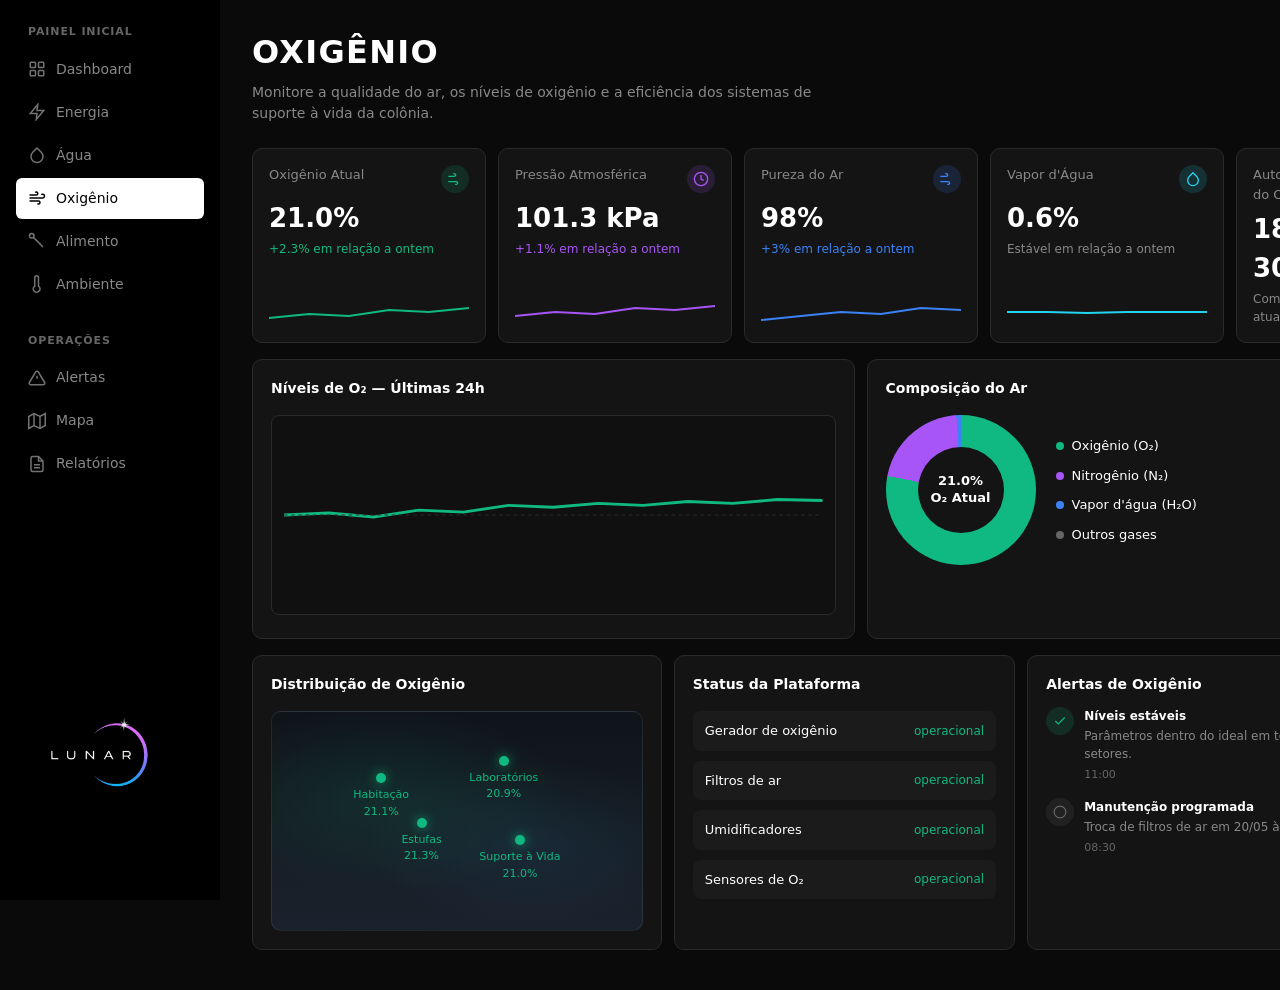
<file: oxigenio.html>
<!DOCTYPE html>
<html lang="pt-BR">
<head>
  <meta charset="UTF-8">
  <meta name="viewport" content="width=device-width, initial-scale=1.0">
  <title>Lunar — Oxigênio</title>
  <link rel="stylesheet" href="css/styles.css">
  <link rel="stylesheet" href="css/oxigenio.css">
</head>
<body>

  <aside class="sidebar">
    <div class="sidebar__section">
      <p class="sidebar__label">Painel inicial</p>
      <ul class="sidebar__nav">
        <li><a href="index.html" class="sidebar__link"><svg class="sidebar__icon" viewBox="0 0 24 24" fill="none" stroke="currentColor" stroke-width="2"><rect x="3" y="3" width="7" height="7" rx="1"/><rect x="14" y="3" width="7" height="7" rx="1"/><rect x="3" y="14" width="7" height="7" rx="1"/><rect x="14" y="14" width="7" height="7" rx="1"/></svg><span>Dashboard</span></a></li>
        <li><a href="energia.html" class="sidebar__link"><svg class="sidebar__icon" viewBox="0 0 24 24" fill="none" stroke="currentColor" stroke-width="2"><path d="M13 2L3 14h9l-1 8 10-12h-9l1-8z"/></svg><span>Energia</span></a></li>
        <li><a href="agua.html" class="sidebar__link"><svg class="sidebar__icon" viewBox="0 0 24 24" fill="none" stroke="currentColor" stroke-width="2"><path d="M12 2.69l5.66 5.66a8 8 0 11-11.31 0z"/></svg><span>Água</span></a></li>
        <li><a href="oxigenio.html" class="sidebar__link sidebar__link--active"><svg class="sidebar__icon" viewBox="0 0 24 24" fill="none" stroke="currentColor" stroke-width="2"><path d="M9.59 4.59A2 2 0 1111 8H2m10.59 11.41A2 2 0 1014 16H2m15.73-8.27A2.5 2.5 0 1119.5 12H2"/></svg><span>Oxigênio</span></a></li>
        <li><a href="alimento.html" class="sidebar__link"><svg class="sidebar__icon" viewBox="0 0 24 24" fill="none" stroke="currentColor" stroke-width="2"><path d="M15.4 15.4l4.6 4.6"/><path d="M8.5 8.5l7.9 7.9"/><path d="M6.5 6.5l2 2"/><circle cx="5" cy="5" r="3"/></svg><span>Alimento</span></a></li>
        <li><a href="ambiente.html" class="sidebar__link"><svg class="sidebar__icon" viewBox="0 0 24 24" fill="none" stroke="currentColor" stroke-width="2"><path d="M14 14.76V3.5a2.5 2.5 0 00-5 0v11.26a4.5 4.5 0 105 0z"/></svg><span>Ambiente</span></a></li>
      </ul>
    </div>
    <div class="sidebar__section">
      <p class="sidebar__label">Operações</p>
      <ul class="sidebar__nav">
        <li><a href="alertas.html" class="sidebar__link"><svg class="sidebar__icon" viewBox="0 0 24 24" fill="none" stroke="currentColor" stroke-width="2"><path d="M10.29 3.86L1.82 18a2 2 0 001.71 3h16.94a2 2 0 001.71-3L13.71 3.86a2 2 0 00-3.42 0z"/><line x1="12" y1="9" x2="12" y2="13"/><line x1="12" y1="17" x2="12.01" y2="17"/></svg><span>Alertas</span></a></li>
        <li><a href="mapa.html" class="sidebar__link"><svg class="sidebar__icon" viewBox="0 0 24 24" fill="none" stroke="currentColor" stroke-width="2"><polygon points="1 6 1 22 8 18 16 22 23 18 23 2 16 6 8 2 1 6"/><line x1="8" y1="2" x2="8" y2="18"/><line x1="16" y1="6" x2="16" y2="22"/></svg><span>Mapa</span></a></li>
        <li><a href="relatorios.html" class="sidebar__link"><svg class="sidebar__icon" viewBox="0 0 24 24" fill="none" stroke="currentColor" stroke-width="2"><path d="M14 2H6a2 2 0 00-2 2v16a2 2 0 002 2h12a2 2 0 002-2V8z"/><polyline points="14 2 14 8 20 8"/><line x1="16" y1="13" x2="8" y2="13"/><line x1="16" y1="17" x2="8" y2="17"/></svg><span>Relatórios</span></a></li>
      </ul>
    </div>
    <div class="sidebar__logo"><img src="assets/logo-lunar.png" alt="Lunar" class="sidebar__logo-img"></div>
  </aside>

  <main class="main">
    <header class="page-header">
      <h1 class="page-header__title">Oxigênio</h1>
      <p class="page-header__subtitle">Monitore a qualidade do ar, os níveis de oxigênio e a eficiência dos sistemas de suporte à vida da colônia.</p>
    </header>

    <section class="o2-metrics">
      <article class="o2-metric">
        <div class="o2-metric__top"><span class="o2-metric__label">Oxigênio Atual</span><div class="o2-metric__icon o2-metric__icon--green"><svg viewBox="0 0 24 24" fill="none" stroke="currentColor" stroke-width="2"><path d="M9.59 4.59A2 2 0 1111 8H2m10.59 11.41A2 2 0 1014 16H2"/></svg></div></div>
        <div class="o2-metric__value">21.0%</div>
        <p class="o2-metric__sub o2-metric__sub--green">+2.3% em relação a ontem</p>
        <svg class="o2-metric__spark" viewBox="0 0 200 28" preserveAspectRatio="none"><polyline points="0,20 40,16 80,18 120,12 160,14 200,10" fill="none" stroke="#10b981" stroke-width="2"/></svg>
      </article>
      <article class="o2-metric">
        <div class="o2-metric__top"><span class="o2-metric__label">Pressão Atmosférica</span><div class="o2-metric__icon o2-metric__icon--purple"><svg viewBox="0 0 24 24" fill="none" stroke="currentColor" stroke-width="2"><circle cx="12" cy="12" r="10"/><path d="M12 6v6l4 2"/></svg></div></div>
        <div class="o2-metric__value">101.3 kPa</div>
        <p class="o2-metric__sub o2-metric__sub--purple">+1.1% em relação a ontem</p>
        <svg class="o2-metric__spark" viewBox="0 0 200 28" preserveAspectRatio="none"><polyline points="0,18 40,14 80,16 120,10 160,12 200,8" fill="none" stroke="#a855f7" stroke-width="2"/></svg>
      </article>
      <article class="o2-metric">
        <div class="o2-metric__top"><span class="o2-metric__label">Pureza do Ar</span><div class="o2-metric__icon o2-metric__icon--blue"><svg viewBox="0 0 24 24" fill="none" stroke="currentColor" stroke-width="2"><path d="M9.59 4.59A2 2 0 1111 8H2m10.59 11.41A2 2 0 1014 16H2"/></svg></div></div>
        <div class="o2-metric__value">98%</div>
        <p class="o2-metric__sub o2-metric__sub--blue">+3% em relação a ontem</p>
        <svg class="o2-metric__spark" viewBox="0 0 200 28" preserveAspectRatio="none"><polyline points="0,22 40,18 80,14 120,16 160,10 200,12" fill="none" stroke="#3b82f6" stroke-width="2"/></svg>
      </article>
      <article class="o2-metric">
        <div class="o2-metric__top"><span class="o2-metric__label">Vapor d'Água</span><div class="o2-metric__icon o2-metric__icon--cyan"><svg viewBox="0 0 24 24" fill="none" stroke="currentColor" stroke-width="2"><path d="M12 2.69l5.66 5.66a8 8 0 11-11.31 0z"/></svg></div></div>
        <div class="o2-metric__value">0.6%</div>
        <p class="o2-metric__sub">Estável em relação a ontem</p>
        <svg class="o2-metric__spark" viewBox="0 0 200 28" preserveAspectRatio="none"><polyline points="0,14 40,14 80,15 120,14 160,14 200,14" fill="none" stroke="#22d3ee" stroke-width="2"/></svg>
      </article>
      <article class="o2-metric">
        <div class="o2-metric__top"><span class="o2-metric__label">Autonomia do O₂</span><div class="o2-metric__icon o2-metric__icon--blue"><svg viewBox="0 0 24 24" fill="none" stroke="currentColor" stroke-width="2"><circle cx="12" cy="12" r="10"/><line x1="12" y1="8" x2="12" y2="12"/><line x1="12" y1="16" x2="12.01" y2="16"/></svg></div></div>
        <div class="o2-metric__value">18h 30m</div>
        <p class="o2-metric__sub">Com consumo atual</p>
      </article>
    </section>

    <section class="o2-middle">
      <article class="o2-panel">
        <h2 class="o2-panel__title">Níveis de O₂ — Últimas 24h</h2>
        <div class="o2-trend">
          <svg viewBox="0 0 600 180" preserveAspectRatio="none">
            <polyline points="0,90 50,88 100,92 150,85 200,87 250,80 300,82 350,78 400,80 450,76 500,78 550,74 600,75" fill="none" stroke="#10b981" stroke-width="3"/>
            <line x1="0" y1="90" x2="600" y2="90" stroke="#2a2a2a" stroke-width="1" stroke-dasharray="4"/>
          </svg>
        </div>
      </article>
      <article class="o2-panel">
        <h2 class="o2-panel__title">Composição do Ar</h2>
        <div class="o2-composition">
          <div class="o2-donut" aria-label="21% O2 atual"></div>
          <div class="o2-legend">
            <div class="o2-legend__row"><span><i class="o2-legend__dot" style="background:#10b981"></i>Oxigênio (O₂)</span><span>78%</span></div>
            <div class="o2-legend__row"><span><i class="o2-legend__dot" style="background:#a855f7"></i>Nitrogênio (N₂)</span><span>21%</span></div>
            <div class="o2-legend__row"><span><i class="o2-legend__dot" style="background:#3b82f6"></i>Vapor d'água (H₂O)</span><span>1%</span></div>
            <div class="o2-legend__row"><span><i class="o2-legend__dot" style="background:#666"></i>Outros gases</span><span>0%</span></div>
          </div>
        </div>
      </article>
    </section>

    <section class="o2-bottom">
      <article class="o2-panel">
        <h2 class="o2-panel__title">Distribuição de Oxigênio</h2>
        <div class="o2-map">
          <div class="o2-map__point o2-map__point--1">Habitação<br>21.1%</div>
          <div class="o2-map__point o2-map__point--2">Laboratórios<br>20.9%</div>
          <div class="o2-map__point o2-map__point--3">Estufas<br>21.3%</div>
          <div class="o2-map__point o2-map__point--4">Suporte à Vida<br>21.0%</div>
        </div>
      </article>
      <article class="o2-panel">
        <h2 class="o2-panel__title">Status da Plataforma</h2>
        <div class="o2-status-list">
          <div class="o2-status-row"><span>Gerador de oxigênio</span><span class="o2-status-row__ok">operacional</span></div>
          <div class="o2-status-row"><span>Filtros de ar</span><span class="o2-status-row__ok">operacional</span></div>
          <div class="o2-status-row"><span>Umidificadores</span><span class="o2-status-row__ok">operacional</span></div>
          <div class="o2-status-row"><span>Sensores de O₂</span><span class="o2-status-row__ok">operacional</span></div>
        </div>
      </article>
      <article class="o2-panel">
        <div class="o2-alerts-header">
          <h2 class="o2-panel__title" style="margin:0">Alertas de Oxigênio</h2>
          <a href="alertas.html">ver todas</a>
        </div>
        <div class="o2-alert">
          <div class="o2-alert__icon"><svg viewBox="0 0 24 24" fill="none" stroke="currentColor" stroke-width="2"><polyline points="20 6 9 17 4 12"/></svg></div>
          <div><div class="o2-alert__title">Níveis estáveis</div>Parâmetros dentro do ideal em todos os setores.<div class="o2-alert__time">11:00</div></div>
        </div>
        <div class="o2-alert">
          <div class="o2-alert__icon o2-alert__icon--muted"><svg viewBox="0 0 24 24" fill="none" stroke="currentColor" stroke-width="2"><circle cx="12" cy="12" r="10"/></svg></div>
          <div><div class="o2-alert__title">Manutenção programada</div>Troca de filtros de ar em 20/05 às 20:00.<div class="o2-alert__time">08:30</div></div>
        </div>
      </article>
    </section>
  </main>
</body>
</html>
</file>
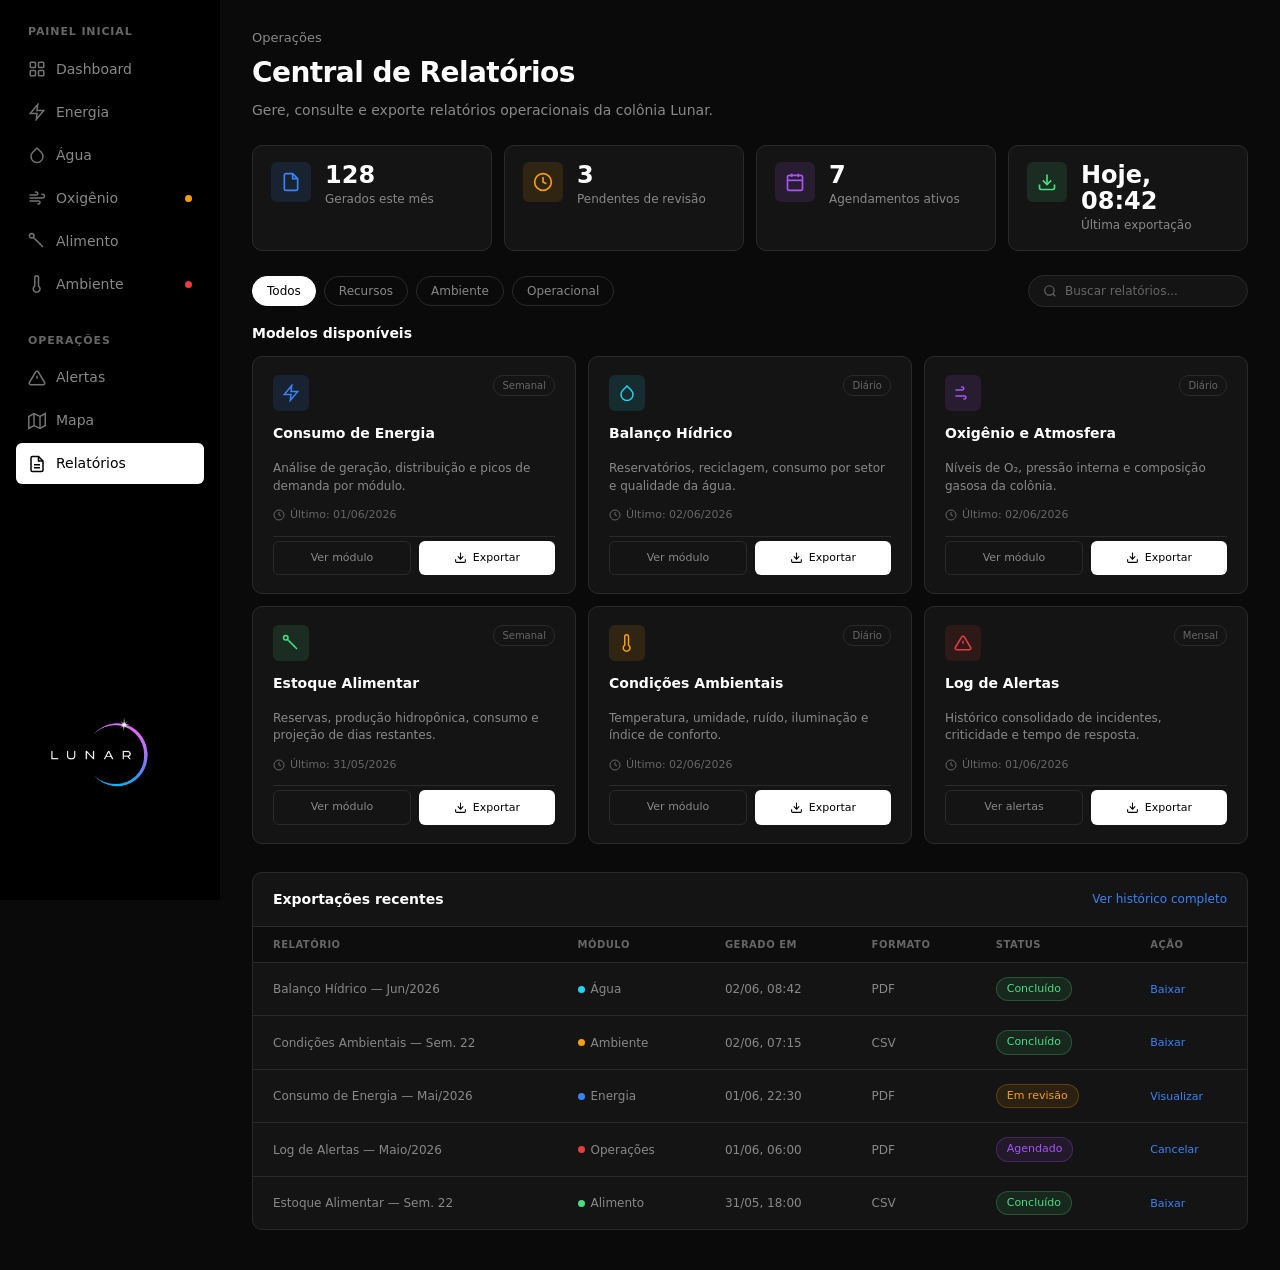
<file: relatorios.html>
<!DOCTYPE html>
<html lang="pt-BR">
<head>
  <meta charset="UTF-8">
  <meta name="viewport" content="width=device-width, initial-scale=1.0">
  <title>Lunar — Relatórios</title>
  <link rel="stylesheet" href="css/styles.css">
  <link rel="stylesheet" href="css/relatorios.css">
</head>
<body>

  <aside class="sidebar" aria-label="Navegação principal">
    <div class="sidebar__section">
      <p class="sidebar__label">Painel inicial</p>
      <ul class="sidebar__nav">
        <li><a href="index.html" class="sidebar__link"><svg class="sidebar__icon" viewBox="0 0 24 24" fill="none" stroke="currentColor" stroke-width="2" aria-hidden="true"><rect x="3" y="3" width="7" height="7" rx="1"/><rect x="14" y="3" width="7" height="7" rx="1"/><rect x="3" y="14" width="7" height="7" rx="1"/><rect x="14" y="14" width="7" height="7" rx="1"/></svg><span>Dashboard</span></a></li>
        <li><a href="energia.html" class="sidebar__link"><svg class="sidebar__icon" viewBox="0 0 24 24" fill="none" stroke="currentColor" stroke-width="2" aria-hidden="true"><path d="M13 2L3 14h9l-1 8 10-12h-9l1-8z"/></svg><span>Energia</span></a></li>
        <li><a href="agua.html" class="sidebar__link"><svg class="sidebar__icon" viewBox="0 0 24 24" fill="none" stroke="currentColor" stroke-width="2" aria-hidden="true"><path d="M12 2.69l5.66 5.66a8 8 0 11-11.31 0z"/></svg><span>Água</span></a></li>
        <li><a href="oxigenio.html" class="sidebar__link"><svg class="sidebar__icon" viewBox="0 0 24 24" fill="none" stroke="currentColor" stroke-width="2" aria-hidden="true"><path d="M9.59 4.59A2 2 0 1111 8H2m10.59 11.41A2 2 0 1014 16H2m15.73-8.27A2.5 2.5 0 1119.5 12H2"/></svg><span>Oxigênio</span><span class="sidebar__dot sidebar__dot--orange" aria-label="Atenção necessária"></span></a></li>
        <li><a href="alimento.html" class="sidebar__link"><svg class="sidebar__icon" viewBox="0 0 24 24" fill="none" stroke="currentColor" stroke-width="2" aria-hidden="true"><path d="M15.4 15.4l4.6 4.6"/><path d="M8.5 8.5l7.9 7.9"/><path d="M6.5 6.5l2 2"/><circle cx="5" cy="5" r="3"/></svg><span>Alimento</span></a></li>
        <li><a href="ambiente.html" class="sidebar__link"><svg class="sidebar__icon" viewBox="0 0 24 24" fill="none" stroke="currentColor" stroke-width="2" aria-hidden="true"><path d="M14 14.76V3.5a2.5 2.5 0 00-5 0v11.26a4.5 4.5 0 105 0z"/></svg><span>Ambiente</span><span class="sidebar__dot sidebar__dot--red" aria-label="Alerta crítico"></span></a></li>
      </ul>
    </div>
    <div class="sidebar__section">
      <p class="sidebar__label">Operações</p>
      <ul class="sidebar__nav">
        <li><a href="alertas.html" class="sidebar__link"><svg class="sidebar__icon" viewBox="0 0 24 24" fill="none" stroke="currentColor" stroke-width="2" aria-hidden="true"><path d="M10.29 3.86L1.82 18a2 2 0 001.71 3h16.94a2 2 0 001.71-3L13.71 3.86a2 2 0 00-3.42 0z"/><line x1="12" y1="9" x2="12" y2="13"/><line x1="12" y1="17" x2="12.01" y2="17"/></svg><span>Alertas</span></a></li>
        <li><a href="mapa.html" class="sidebar__link"><svg class="sidebar__icon" viewBox="0 0 24 24" fill="none" stroke="currentColor" stroke-width="2" aria-hidden="true"><polygon points="1 6 1 22 8 18 16 22 23 18 23 2 16 6 8 2 1 6"/><line x1="8" y1="2" x2="8" y2="18"/><line x1="16" y1="6" x2="16" y2="22"/></svg><span>Mapa</span></a></li>
        <li><a href="relatorios.html" class="sidebar__link sidebar__link--active" aria-current="page"><svg class="sidebar__icon" viewBox="0 0 24 24" fill="none" stroke="currentColor" stroke-width="2" aria-hidden="true"><path d="M14 2H6a2 2 0 00-2 2v16a2 2 0 002 2h12a2 2 0 002-2V8z"/><polyline points="14 2 14 8 20 8"/><line x1="16" y1="13" x2="8" y2="13"/><line x1="16" y1="17" x2="8" y2="17"/></svg><span>Relatórios</span></a></li>
      </ul>
    </div>
    <div class="sidebar__logo"><img src="assets/logo-lunar.png" alt="Lunar" class="sidebar__logo-img"></div>
  </aside>

  <main class="main" id="conteudo">

    <header class="reports-header">
      <p class="header__breadcrumb">Operações</p>
      <h1 class="reports-header__title">Central de Relatórios</h1>
      <p class="reports-header__subtitle">Gere, consulte e exporte relatórios operacionais da colônia Lunar.</p>
    </header>

    <!-- Resumo -->
    <section class="reports-summary" aria-label="Resumo de relatórios">
      <article class="reports-stat">
        <div class="reports-stat__icon reports-stat__icon--blue" aria-hidden="true">
          <svg viewBox="0 0 24 24" fill="none" stroke="currentColor" stroke-width="2"><path d="M14 2H6a2 2 0 00-2 2v16a2 2 0 002 2h12a2 2 0 002-2V8z"/><polyline points="14 2 14 8 20 8"/></svg>
        </div>
        <div>
          <p class="reports-stat__value">128</p>
          <p class="reports-stat__label">Gerados este mês</p>
        </div>
      </article>
      <article class="reports-stat">
        <div class="reports-stat__icon reports-stat__icon--orange" aria-hidden="true">
          <svg viewBox="0 0 24 24" fill="none" stroke="currentColor" stroke-width="2"><circle cx="12" cy="12" r="10"/><polyline points="12 6 12 12 16 14"/></svg>
        </div>
        <div>
          <p class="reports-stat__value">3</p>
          <p class="reports-stat__label">Pendentes de revisão</p>
        </div>
      </article>
      <article class="reports-stat">
        <div class="reports-stat__icon reports-stat__icon--purple" aria-hidden="true">
          <svg viewBox="0 0 24 24" fill="none" stroke="currentColor" stroke-width="2"><rect x="3" y="4" width="18" height="18" rx="2"/><line x1="16" y1="2" x2="16" y2="6"/><line x1="8" y1="2" x2="8" y2="6"/><line x1="3" y1="10" x2="21" y2="10"/></svg>
        </div>
        <div>
          <p class="reports-stat__value">7</p>
          <p class="reports-stat__label">Agendamentos ativos</p>
        </div>
      </article>
      <article class="reports-stat">
        <div class="reports-stat__icon reports-stat__icon--green" aria-hidden="true">
          <svg viewBox="0 0 24 24" fill="none" stroke="currentColor" stroke-width="2"><path d="M21 15v4a2 2 0 01-2 2H5a2 2 0 01-2-2v-4"/><polyline points="7 10 12 15 17 10"/><line x1="12" y1="15" x2="12" y2="3"/></svg>
        </div>
        <div>
          <p class="reports-stat__value">Hoje, 08:42</p>
          <p class="reports-stat__label">Última exportação</p>
        </div>
      </article>
    </section>

    <!-- Filtros -->
    <div class="reports-toolbar">
      <ul class="reports-filters" role="list" aria-label="Filtrar por categoria">
        <li><button type="button" class="reports-filter reports-filter--active">Todos</button></li>
        <li><button type="button" class="reports-filter">Recursos</button></li>
        <li><button type="button" class="reports-filter">Ambiente</button></li>
        <li><button type="button" class="reports-filter">Operacional</button></li>
      </ul>
      <label class="reports-search">
        <svg viewBox="0 0 24 24" fill="none" stroke="currentColor" stroke-width="2" aria-hidden="true"><circle cx="11" cy="11" r="8"/><line x1="21" y1="21" x2="16.65" y2="16.65"/></svg>
        <input type="search" class="reports-search__input" placeholder="Buscar relatórios..." aria-label="Buscar relatórios">
      </label>
    </div>

    <!-- Modelos -->
    <section aria-labelledby="models-title">
      <h2 class="reports-section-title" id="models-title">Modelos disponíveis</h2>
      <div class="reports-grid">

        <article class="report-card">
          <div class="report-card__top">
            <div class="report-card__icon report-card__icon--energy" aria-hidden="true">
              <svg viewBox="0 0 24 24" fill="none" stroke="currentColor" stroke-width="2"><path d="M13 2L3 14h9l-1 8 10-12h-9l1-8z"/></svg>
            </div>
            <span class="report-card__tag">Semanal</span>
          </div>
          <h3 class="report-card__title">Consumo de Energia</h3>
          <p class="report-card__desc">Análise de geração, distribuição e picos de demanda por módulo.</p>
          <p class="report-card__meta">
            <svg viewBox="0 0 24 24" fill="none" stroke="currentColor" stroke-width="2" aria-hidden="true"><circle cx="12" cy="12" r="10"/><polyline points="12 6 12 12 16 14"/></svg>
            Último: 01/06/2026
          </p>
          <div class="report-card__actions">
            <!-- Link para página de Energia -->
            <a href="energia.html" class="report-btn report-btn--ghost">Ver módulo</a>
            <button type="button" class="report-btn report-btn--primary">
              <svg viewBox="0 0 24 24" fill="none" stroke="currentColor" stroke-width="2" aria-hidden="true"><path d="M21 15v4a2 2 0 01-2 2H5a2 2 0 01-2-2v-4"/><polyline points="7 10 12 15 17 10"/><line x1="12" y1="15" x2="12" y2="3"/></svg>
              Exportar
            </button>
          </div>
        </article>

        <article class="report-card">
          <div class="report-card__top">
            <div class="report-card__icon report-card__icon--water" aria-hidden="true">
              <svg viewBox="0 0 24 24" fill="none" stroke="currentColor" stroke-width="2"><path d="M12 2.69l5.66 5.66a8 8 0 11-11.31 0z"/></svg>
            </div>
            <span class="report-card__tag">Diário</span>
          </div>
          <h3 class="report-card__title">Balanço Hídrico</h3>
          <p class="report-card__desc">Reservatórios, reciclagem, consumo por setor e qualidade da água.</p>
          <p class="report-card__meta">
            <svg viewBox="0 0 24 24" fill="none" stroke="currentColor" stroke-width="2" aria-hidden="true"><circle cx="12" cy="12" r="10"/><polyline points="12 6 12 12 16 14"/></svg>
            Último: 02/06/2026
          </p>
          <div class="report-card__actions">
            <a href="agua.html" class="report-btn report-btn--ghost">Ver módulo</a>
            <button type="button" class="report-btn report-btn--primary">
              <svg viewBox="0 0 24 24" fill="none" stroke="currentColor" stroke-width="2" aria-hidden="true"><path d="M21 15v4a2 2 0 01-2 2H5a2 2 0 01-2-2v-4"/><polyline points="7 10 12 15 17 10"/><line x1="12" y1="15" x2="12" y2="3"/></svg>
              Exportar
            </button>
          </div>
        </article>

        <article class="report-card">
          <div class="report-card__top">
            <div class="report-card__icon report-card__icon--air" aria-hidden="true">
              <svg viewBox="0 0 24 24" fill="none" stroke="currentColor" stroke-width="2"><path d="M9.59 4.59A2 2 0 1111 8H2m10.59 11.41A2 2 0 1014 16H2"/></svg>
            </div>
            <span class="report-card__tag">Diário</span>
          </div>
          <h3 class="report-card__title">Oxigênio e Atmosfera</h3>
          <p class="report-card__desc">Níveis de O₂, pressão interna e composição gasosa da colônia.</p>
          <p class="report-card__meta">
            <svg viewBox="0 0 24 24" fill="none" stroke="currentColor" stroke-width="2" aria-hidden="true"><circle cx="12" cy="12" r="10"/><polyline points="12 6 12 12 16 14"/></svg>
            Último: 02/06/2026
          </p>
          <div class="report-card__actions">
            <a href="oxigenio.html" class="report-btn report-btn--ghost">Ver módulo</a>
            <button type="button" class="report-btn report-btn--primary">
              <svg viewBox="0 0 24 24" fill="none" stroke="currentColor" stroke-width="2" aria-hidden="true"><path d="M21 15v4a2 2 0 01-2 2H5a2 2 0 01-2-2v-4"/><polyline points="7 10 12 15 17 10"/><line x1="12" y1="15" x2="12" y2="3"/></svg>
              Exportar
            </button>
          </div>
        </article>

        <article class="report-card">
          <div class="report-card__top">
            <div class="report-card__icon report-card__icon--food" aria-hidden="true">
              <svg viewBox="0 0 24 24" fill="none" stroke="currentColor" stroke-width="2"><path d="M15.4 15.4l4.6 4.6"/><path d="M8.5 8.5l7.9 7.9"/><path d="M6.5 6.5l2 2"/><circle cx="5" cy="5" r="3"/></svg>
            </div>
            <span class="report-card__tag">Semanal</span>
          </div>
          <h3 class="report-card__title">Estoque Alimentar</h3>
          <p class="report-card__desc">Reservas, produção hidropônica, consumo e projeção de dias restantes.</p>
          <p class="report-card__meta">
            <svg viewBox="0 0 24 24" fill="none" stroke="currentColor" stroke-width="2" aria-hidden="true"><circle cx="12" cy="12" r="10"/><polyline points="12 6 12 12 16 14"/></svg>
            Último: 31/05/2026
          </p>
          <div class="report-card__actions">
            <a href="alimento.html" class="report-btn report-btn--ghost">Ver módulo</a>
            <button type="button" class="report-btn report-btn--primary">
              <svg viewBox="0 0 24 24" fill="none" stroke="currentColor" stroke-width="2" aria-hidden="true"><path d="M21 15v4a2 2 0 01-2 2H5a2 2 0 01-2-2v-4"/><polyline points="7 10 12 15 17 10"/><line x1="12" y1="15" x2="12" y2="3"/></svg>
              Exportar
            </button>
          </div>
        </article>

        <article class="report-card">
          <div class="report-card__top">
            <div class="report-card__icon report-card__icon--env" aria-hidden="true">
              <svg viewBox="0 0 24 24" fill="none" stroke="currentColor" stroke-width="2"><path d="M14 14.76V3.5a2.5 2.5 0 00-5 0v11.26a4.5 4.5 0 105 0z"/></svg>
            </div>
            <span class="report-card__tag">Diário</span>
          </div>
          <h3 class="report-card__title">Condições Ambientais</h3>
          <p class="report-card__desc">Temperatura, umidade, ruído, iluminação e índice de conforto.</p>
          <p class="report-card__meta">
            <svg viewBox="0 0 24 24" fill="none" stroke="currentColor" stroke-width="2" aria-hidden="true"><circle cx="12" cy="12" r="10"/><polyline points="12 6 12 12 16 14"/></svg>
            Último: 02/06/2026
          </p>
          <div class="report-card__actions">
            <a href="ambiente.html" class="report-btn report-btn--ghost">Ver módulo</a>
            <button type="button" class="report-btn report-btn--primary">
              <svg viewBox="0 0 24 24" fill="none" stroke="currentColor" stroke-width="2" aria-hidden="true"><path d="M21 15v4a2 2 0 01-2 2H5a2 2 0 01-2-2v-4"/><polyline points="7 10 12 15 17 10"/><line x1="12" y1="15" x2="12" y2="3"/></svg>
              Exportar
            </button>
          </div>
        </article>

        <article class="report-card">
          <div class="report-card__top">
            <div class="report-card__icon report-card__icon--ops" aria-hidden="true">
              <svg viewBox="0 0 24 24" fill="none" stroke="currentColor" stroke-width="2"><path d="M10.29 3.86L1.82 18a2 2 0 001.71 3h16.94a2 2 0 001.71-3L13.71 3.86a2 2 0 00-3.42 0z"/><line x1="12" y1="9" x2="12" y2="13"/><line x1="12" y1="17" x2="12.01" y2="17"/></svg>
            </div>
            <span class="report-card__tag">Mensal</span>
          </div>
          <h3 class="report-card__title">Log de Alertas</h3>
          <p class="report-card__desc">Histórico consolidado de incidentes, criticidade e tempo de resposta.</p>
          <p class="report-card__meta">
            <svg viewBox="0 0 24 24" fill="none" stroke="currentColor" stroke-width="2" aria-hidden="true"><circle cx="12" cy="12" r="10"/><polyline points="12 6 12 12 16 14"/></svg>
            Último: 01/06/2026
          </p>
          <div class="report-card__actions">
            <a href="alertas.html" class="report-btn report-btn--ghost">Ver alertas</a>
            <button type="button" class="report-btn report-btn--primary">
              <svg viewBox="0 0 24 24" fill="none" stroke="currentColor" stroke-width="2" aria-hidden="true"><path d="M21 15v4a2 2 0 01-2 2H5a2 2 0 01-2-2v-4"/><polyline points="7 10 12 15 17 10"/><line x1="12" y1="15" x2="12" y2="3"/></svg>
              Exportar
            </button>
          </div>
        </article>

      </div>
    </section>

    <!-- Histórico -->
    <section class="reports-history" aria-labelledby="history-title">
      <div class="reports-history__header">
        <h2 class="reports-history__title" id="history-title">Exportações recentes</h2>
        <a href="#" class="reports-history__link">Ver histórico completo</a>
      </div>
      <div class="reports-table-wrap">
        <table class="reports-table">
          <thead>
            <tr>
              <th scope="col">Relatório</th>
              <th scope="col">Módulo</th>
              <th scope="col">Gerado em</th>
              <th scope="col">Formato</th>
              <th scope="col">Status</th>
              <th scope="col">Ação</th>
            </tr>
          </thead>
          <tbody>
            <tr>
              <td class="reports-table__name">Balanço Hídrico — Jun/2026</td>
              <td><span class="reports-table__module"><span class="reports-table__module-dot" style="background:#22d3ee"></span>Água</span></td>
              <td><time datetime="2026-06-02T08:42">02/06, 08:42</time></td>
              <td>PDF</td>
              <td><span class="reports-status reports-status--done">Concluído</span></td>
              <td><a href="#" class="reports-table__action">Baixar</a></td>
            </tr>
            <tr>
              <td class="reports-table__name">Condições Ambientais — Sem. 22</td>
              <td><span class="reports-table__module"><span class="reports-table__module-dot" style="background:#f59e0b"></span>Ambiente</span></td>
              <td><time datetime="2026-06-02T07:15">02/06, 07:15</time></td>
              <td>CSV</td>
              <td><span class="reports-status reports-status--done">Concluído</span></td>
              <td><a href="#" class="reports-table__action">Baixar</a></td>
            </tr>
            <tr>
              <td class="reports-table__name">Consumo de Energia — Mai/2026</td>
              <td><span class="reports-table__module"><span class="reports-table__module-dot" style="background:#3b82f6"></span>Energia</span></td>
              <td><time datetime="2026-06-01T22:30">01/06, 22:30</time></td>
              <td>PDF</td>
              <td><span class="reports-status reports-status--pending">Em revisão</span></td>
              <td><a href="#" class="reports-table__action">Visualizar</a></td>
            </tr>
            <tr>
              <td class="reports-table__name">Log de Alertas — Maio/2026</td>
              <td><span class="reports-table__module"><span class="reports-table__module-dot" style="background:#e53e3e"></span>Operações</span></td>
              <td><time datetime="2026-06-01T06:00">01/06, 06:00</time></td>
              <td>PDF</td>
              <td><span class="reports-status reports-status--scheduled">Agendado</span></td>
              <td><a href="#" class="reports-table__action">Cancelar</a></td>
            </tr>
            <tr>
              <td class="reports-table__name">Estoque Alimentar — Sem. 22</td>
              <td><span class="reports-table__module"><span class="reports-table__module-dot" style="background:#4ade80"></span>Alimento</span></td>
              <td><time datetime="2026-05-31T18:00">31/05, 18:00</time></td>
              <td>CSV</td>
              <td><span class="reports-status reports-status--done">Concluído</span></td>
              <td><a href="#" class="reports-table__action">Baixar</a></td>
            </tr>
          </tbody>
        </table>
      </div>
    </section>

  </main>

</body>
</html>
</file>
<file: css/styles.css>
/* Lunar — Painel de Controle */
*, *::before, *::after {
  box-sizing: border-box;
  margin: 0;
  padding: 0;
}

:root {
  --bg-main: #0a0a0a;
  --bg-sidebar: #000000;
  --bg-card: #141414;
  --bg-card-hover: #1a1a1a;
  --border-subtle: #2a2a2a;
  --text-primary: #ffffff;
  --text-secondary: #888888;
  --text-muted: #666666;
  --accent-red: #e53e3e;
  --accent-red-bg: rgba(229, 62, 62, 0.12);
  --accent-orange: #f59e0b;
  --accent-blue: #3b82f6;
  --accent-green: #10b981;
  --accent-yellow: #eab308;
  --accent-yellow-bg: rgba(234, 179, 8, 0.15);
  --sidebar-width: 220px;
  --radius: 10px;
  --radius-sm: 6px;
}

body {
  font-family: 'Segoe UI', system-ui, -apple-system, sans-serif;
  background: var(--bg-main);
  color: var(--text-primary);
  min-height: 100vh;
  display: flex;
  line-height: 1.5;
}

a {
  text-decoration: none;
  color: inherit;
}

/* ── Sidebar ── */
.sidebar {
  width: var(--sidebar-width);
  min-height: 100vh;
  background: var(--bg-sidebar);
  display: flex;
  flex-direction: column;
  padding: 24px 16px 56px;
  position: fixed;
  top: 0;
  left: 0;
  bottom: 0;
  z-index: 100;
}

.sidebar__section {
  margin-bottom: 28px;
}

.sidebar__label {
  font-size: 11px;
  font-weight: 600;
  letter-spacing: 0.08em;
  color: var(--text-muted);
  text-transform: uppercase;
  padding: 0 12px;
  margin-bottom: 8px;
}

.sidebar__nav {
  list-style: none;
  display: flex;
  flex-direction: column;
  gap: 2px;
}

.sidebar__link {
  display: flex;
  align-items: center;
  gap: 10px;
  padding: 10px 12px;
  border-radius: var(--radius-sm);
  font-size: 14px;
  color: var(--text-secondary);
  transition: background 0.15s, color 0.15s;
}

.sidebar__link:hover {
  background: rgba(255, 255, 255, 0.06);
  color: var(--text-primary);
}

.sidebar__link--active {
  background: #ffffff;
  color: #000000;
  font-weight: 500;
}

.sidebar__link--active:hover {
  background: #f0f0f0;
  color: #000000;
}

.sidebar__icon {
  width: 18px;
  height: 18px;
  flex-shrink: 0;
  opacity: 0.85;
}

.sidebar__link--active .sidebar__icon {
  opacity: 1;
}

.sidebar__dot {
  width: 7px;
  height: 7px;
  border-radius: 50%;
  margin-left: auto;
  flex-shrink: 0;
}

.sidebar__dot--orange { background: var(--accent-orange); }
.sidebar__dot--red { background: var(--accent-red); }

.sidebar__logo {
  margin-top: auto;
  padding: 16px 8px 8px;
  margin-bottom: 8px;
}

.sidebar__logo-img {
  width: 100%;
  max-width: 150px;
  height: auto;
  display: block;
  object-fit: contain;
}

/* ── Main layout ── */
.main {
  margin-left: var(--sidebar-width);
  flex: 1;
  padding: 28px 32px 40px;
  min-height: 100vh;
}

/* ── Header ── */
.header {
  display: flex;
  align-items: flex-start;
  justify-content: space-between;
  margin-bottom: 32px;
}

.header__breadcrumb {
  font-size: 13px;
  color: var(--text-secondary);
  margin-bottom: 4px;
}

.header__title {
  font-size: 28px;
  font-weight: 600;
  letter-spacing: -0.02em;
}

.header__right {
  display: flex;
  align-items: center;
  gap: 16px;
}

.badge-live {
  display: flex;
  align-items: center;
  gap: 8px;
  padding: 6px 14px;
  border-radius: 20px;
  border: 1px solid rgba(16, 185, 129, 0.4);
  background: rgba(16, 185, 129, 0.1);
  font-size: 13px;
  color: var(--accent-green);
}

.badge-live__dot {
  width: 8px;
  height: 8px;
  border-radius: 50%;
  background: var(--accent-green);
  box-shadow: 0 0 8px var(--accent-green);
  animation: pulse 2s infinite;
}

@keyframes pulse {
  0%, 100% { opacity: 1; }
  50% { opacity: 0.5; }
}

.header__date {
  font-size: 14px;
  color: var(--text-secondary);
}

/* ── Section headers ── */
.section-header {
  display: flex;
  align-items: center;
  justify-content: space-between;
  margin-bottom: 16px;
}

.section-title {
  font-size: 16px;
  font-weight: 600;
}

.badge-warnings {
  display: flex;
  align-items: center;
  gap: 6px;
  padding: 5px 12px;
  border-radius: 20px;
  background: rgba(229, 62, 62, 0.15);
  border: 1px solid rgba(229, 62, 62, 0.4);
  color: var(--accent-red);
  font-size: 12px;
  font-weight: 500;
}

.badge-warnings svg {
  width: 14px;
  height: 14px;
}

/* ── Resource cards ── */
.resources {
  margin-bottom: 28px;
}

.resources__grid {
  display: grid;
  grid-template-columns: repeat(5, 1fr);
  gap: 12px;
}

.resource-card {
  background: var(--bg-card);
  border: 1px solid var(--border-subtle);
  border-radius: var(--radius);
  padding: 16px;
  display: flex;
  flex-direction: column;
  min-height: 160px;
  transition: border-color 0.15s;
}

.resource-card:hover {
  border-color: #3a3a3a;
}

.resource-card--critical {
  border-color: var(--accent-red);
  background: linear-gradient(180deg, rgba(229, 62, 62, 0.08) 0%, var(--bg-card) 60%);
}

.resource-card__header {
  display: flex;
  align-items: center;
  gap: 6px;
  font-size: 13px;
  color: var(--text-secondary);
  margin-bottom: 8px;
}

.resource-card__header svg {
  width: 14px;
  height: 14px;
  opacity: 0.7;
}

.resource-card__value {
  font-size: 32px;
  font-weight: 600;
  letter-spacing: -0.02em;
  line-height: 1.1;
}

.resource-card__trend {
  display: flex;
  align-items: center;
  gap: 4px;
  font-size: 12px;
  margin-top: 4px;
}

.trend--critical { color: var(--accent-red); }
.trend--down { color: var(--accent-orange); }
.trend--up { color: var(--accent-blue); }
.trend--stable { color: var(--text-secondary); }

.resource-card__body {
  flex: 1;
  display: flex;
  align-items: flex-end;
  justify-content: center;
  margin-top: 8px;
}

.resource-card__fire {
  width: 48px;
  height: 48px;
  color: var(--accent-red);
  filter: drop-shadow(0 0 12px rgba(229, 62, 62, 0.6));
}

/* Progress bar */
.progress-bar {
  width: 100%;
  height: 4px;
  background: #2a2a2a;
  border-radius: 2px;
  position: relative;
  margin-top: auto;
}

.progress-bar__fill {
  height: 100%;
  border-radius: 2px;
  position: absolute;
  left: 0;
  top: 0;
}

.progress-bar__fill--orange { background: var(--accent-orange); width: 41%; }
.progress-bar__fill--blue-78 { background: var(--accent-blue); width: 78%; }
.progress-bar__fill--blue-62 { background: var(--accent-blue); width: 62%; }
.progress-bar__fill--blue-85 { background: var(--accent-blue); width: 85%; }

.progress-bar__thumb {
  width: 10px;
  height: 10px;
  border-radius: 50%;
  background: #fff;
  position: absolute;
  top: 50%;
  transform: translate(-50%, -50%);
  box-shadow: 0 0 4px rgba(0, 0, 0, 0.5);
}

.progress-bar__thumb--41 { left: 41%; }
.progress-bar__thumb--78 { left: 78%; }
.progress-bar__thumb--62 { left: 62%; }
.progress-bar__thumb--85 { left: 85%; }

/* ── Status Geral chart ── */
.chart-section {
  background: var(--bg-card);
  border: 1px solid var(--border-subtle);
  border-radius: var(--radius);
  padding: 20px 24px 16px;
  margin-bottom: 28px;
}

.chart-section__header {
  display: flex;
  align-items: flex-start;
  justify-content: space-between;
  margin-bottom: 20px;
}

.chart-section__subtitle {
  font-size: 13px;
  color: var(--text-secondary);
  margin-top: 2px;
}

.chart-tabs {
  display: flex;
  gap: 8px;
}

.chart-tab {
  padding: 6px 14px;
  border-radius: var(--radius-sm);
  font-size: 12px;
  color: var(--text-secondary);
  border: 1px solid var(--border-subtle);
  background: transparent;
  cursor: pointer;
  transition: background 0.15s, color 0.15s, border-color 0.15s;
}

.chart-tab:hover {
  border-color: #444;
  color: var(--text-primary);
}

.chart-tab--active {
  background: #2a2a2a;
  border-color: #444;
  color: var(--text-primary);
}

.chart-container {
  position: relative;
  height: 200px;
}

.chart-container svg {
  width: 100%;
  height: 100%;
}

.chart-axis {
  display: flex;
  justify-content: space-between;
  padding: 8px 0 0;
  font-size: 11px;
  color: var(--text-muted);
}

/* ── Alerts ── */
.alerts__grid {
  display: grid;
  grid-template-columns: 1fr 1fr;
  gap: 12px;
}

.alert-card {
  border-radius: var(--radius);
  padding: 18px 20px;
  display: grid;
  grid-template-columns: auto 1fr auto;
  gap: 14px;
  align-items: start;
}

.alert-card--critical {
  background: linear-gradient(135deg, rgba(229, 62, 62, 0.18) 0%, rgba(80, 30, 30, 0.4) 100%);
  border: 1px solid rgba(229, 62, 62, 0.3);
}

.alert-card--warning {
  background: linear-gradient(135deg, rgba(234, 179, 8, 0.15) 0%, rgba(80, 60, 20, 0.35) 100%);
  border: 1px solid rgba(234, 179, 8, 0.3);
}

.alert-card__icon {
  width: 36px;
  height: 36px;
  border-radius: 50%;
  display: flex;
  align-items: center;
  justify-content: center;
  flex-shrink: 0;
}

.alert-card--critical .alert-card__icon {
  background: rgba(229, 62, 62, 0.25);
  color: var(--accent-red);
}

.alert-card--warning .alert-card__icon {
  background: rgba(234, 179, 8, 0.25);
  color: var(--accent-yellow);
}

.alert-card__icon svg {
  width: 18px;
  height: 18px;
}

.alert-card__title {
  font-size: 14px;
  font-weight: 600;
  margin-bottom: 4px;
}

.alert-card__desc {
  font-size: 12px;
  color: var(--text-secondary);
  line-height: 1.5;
  margin-bottom: 10px;
}

.alert-card__footer {
  display: flex;
  align-items: center;
  gap: 8px;
  flex-wrap: wrap;
}

.alert-tag {
  padding: 2px 10px;
  border-radius: 12px;
  font-size: 11px;
  font-weight: 500;
  border: 1px solid;
}

.alert-card--critical .alert-tag {
  border-color: rgba(229, 62, 62, 0.5);
  color: var(--accent-red);
  background: rgba(229, 62, 62, 0.1);
}

.alert-card--warning .alert-tag {
  border-color: rgba(234, 179, 8, 0.5);
  color: var(--accent-yellow);
  background: rgba(234, 179, 8, 0.1);
}

.alert-card__time {
  display: flex;
  align-items: center;
  gap: 4px;
  font-size: 11px;
  color: var(--text-muted);
}

.alert-card__time svg {
  width: 12px;
  height: 12px;
}

.btn-detail {
  padding: 8px 16px;
  border-radius: var(--radius-sm);
  font-size: 12px;
  font-weight: 500;
  border: none;
  cursor: pointer;
  white-space: nowrap;
  transition: opacity 0.15s, transform 0.1s;
  align-self: center;
}

.btn-detail:hover {
  opacity: 0.9;
  transform: translateY(-1px);
}

.btn-detail--red {
  background: var(--accent-red);
  color: #fff;
}

.btn-detail--yellow {
  background: var(--accent-yellow);
  color: #000;
}

/* ── Placeholder pages ── */
.page-placeholder {
  display: flex;
  flex-direction: column;
  align-items: center;
  justify-content: center;
  min-height: 400px;
  background: var(--bg-card);
  border: 1px solid var(--border-subtle);
  border-radius: var(--radius);
  color: var(--text-secondary);
  text-align: center;
  padding: 40px;
}

.page-placeholder h2 {
  font-size: 22px;
  color: var(--text-primary);
  margin-bottom: 8px;
}

.page-placeholder p {
  font-size: 14px;
  max-width: 400px;
}

/* ── Responsive ── */
@media (max-width: 1200px) {
  .resources__grid {
    grid-template-columns: repeat(3, 1fr);
  }
}

@media (max-width: 900px) {
  .sidebar {
    width: 64px;
    padding: 16px 8px;
  }

  .sidebar__label,
  .sidebar__link span,
  .sidebar__dot {
    display: none;
  }

  .sidebar__logo-img {
    max-width: 36px;
  }

  .sidebar__link {
    justify-content: center;
    padding: 10px;
  }

  .sidebar__logo {
    justify-content: center;
  }

  .main {
    margin-left: 64px;
    padding: 20px 16px;
  }

  .resources__grid {
    grid-template-columns: repeat(2, 1fr);
  }

  .alerts__grid {
    grid-template-columns: 1fr;
  }
}
</file>
<file: css/agua.css>
/* Lunar — Página Água */

.page-header {
  margin-bottom: 28px;
}

.page-header__title {
  font-size: 32px;
  font-weight: 700;
  letter-spacing: 0.04em;
  text-transform: uppercase;
  margin-bottom: 6px;
}

.page-header__subtitle {
  font-size: 14px;
  color: var(--text-secondary);
  max-width: 520px;
}

/* ── Métricas superiores ── */
.water-metrics {
  display: grid;
  grid-template-columns: repeat(5, 1fr);
  gap: 12px;
  margin-bottom: 16px;
}

.water-metric {
  background: var(--bg-card);
  border: 1px solid var(--border-subtle);
  border-radius: var(--radius);
  padding: 16px;
  display: flex;
  flex-direction: column;
  min-height: 130px;
  position: relative;
  overflow: hidden;
  transition: border-color 0.15s;
}

a.water-metric:hover {
  border-color: #3a3a3a;
}

.water-metric__top {
  display: flex;
  align-items: flex-start;
  justify-content: space-between;
  margin-bottom: 6px;
}

.water-metric__label {
  font-size: 13px;
  color: var(--text-secondary);
}

.water-metric__icon {
  width: 28px;
  height: 28px;
  border-radius: 50%;
  display: flex;
  align-items: center;
  justify-content: center;
  flex-shrink: 0;
}

.water-metric__icon svg {
  width: 16px;
  height: 16px;
}

.water-metric__icon--cyan {
  background: rgba(6, 182, 212, 0.15);
  color: #22d3ee;
}

.water-metric__icon--purple {
  background: rgba(168, 85, 247, 0.15);
  color: #a855f7;
}

.water-metric__icon--green {
  background: rgba(16, 185, 129, 0.15);
  color: var(--accent-green);
}

.water-metric__icon--yellow {
  background: rgba(234, 179, 8, 0.2);
  color: var(--accent-yellow);
}

.water-metric__value {
  font-size: 28px;
  font-weight: 600;
  letter-spacing: -0.02em;
  line-height: 1.1;
}

.water-metric__sub {
  font-size: 12px;
  color: var(--text-secondary);
  margin-top: 2px;
}

.water-metric__sub--purple {
  color: #a855f7;
  display: flex;
  align-items: center;
  gap: 3px;
}

.water-metric__sub--green { color: var(--accent-green); }
.water-metric__sub--yellow { color: var(--accent-yellow); }

.water-metric__visual {
  margin-top: auto;
  padding-top: 10px;
}

.water-metric__wave {
  width: 100%;
  height: 32px;
}

.water-metric__wave--cyan path { stroke: #22d3ee; fill: rgba(34, 211, 238, 0.15); }
.water-metric__wave--purple path { stroke: #a855f7; fill: rgba(168, 85, 247, 0.12); }

.water-metric__progress {
  width: 100%;
  height: 4px;
  background: #2a2a2a;
  border-radius: 2px;
  position: relative;
  margin-top: 4px;
}

.water-metric__progress-fill {
  height: 100%;
  border-radius: 2px;
  background: var(--accent-green);
  width: 92%;
}

.water-metric__progress-thumb {
  width: 10px;
  height: 10px;
  border-radius: 50%;
  background: #fff;
  position: absolute;
  top: 50%;
  left: 92%;
  transform: translate(-50%, -50%);
  box-shadow: 0 0 4px rgba(0, 0, 0, 0.4);
}

.water-metric__bars {
  display: flex;
  align-items: flex-end;
  gap: 3px;
  height: 28px;
}

.water-metric__bar {
  flex: 1;
  background: var(--accent-green);
  border-radius: 2px;
  opacity: 0.85;
}

.water-metric__bar:nth-child(1) { height: 40%; }
.water-metric__bar:nth-child(2) { height: 65%; }
.water-metric__bar:nth-child(3) { height: 50%; }
.water-metric__bar:nth-child(4) { height: 80%; }
.water-metric__bar:nth-child(5) { height: 55%; }
.water-metric__bar:nth-child(6) { height: 90%; }
.water-metric__bar:nth-child(7) { height: 70%; }

/* ── Seção central ── */
.water-middle {
  display: grid;
  grid-template-columns: 1fr 340px;
  gap: 12px;
  margin-bottom: 16px;
  min-height: 280px;
}

.water-reservoir {
  background: var(--bg-card);
  border: 1px solid var(--border-subtle);
  border-radius: var(--radius);
  display: flex;
  align-items: center;
  justify-content: center;
  padding: 24px;
}

.water-reservoir__title {
  font-size: 15px;
  font-weight: 500;
  color: var(--text-secondary);
}

.water-sector {
  background: var(--bg-card);
  border: 1px solid var(--border-subtle);
  border-radius: var(--radius);
  padding: 18px 20px;
  display: flex;
  flex-direction: column;
}

.water-sector__title {
  font-size: 14px;
  font-weight: 600;
  margin-bottom: 12px;
}

.water-sector__content {
  display: flex;
  align-items: center;
  gap: 16px;
  flex: 1;
}

.water-donut {
  width: 120px;
  height: 120px;
  flex-shrink: 0;
  position: relative;
}

.water-donut svg {
  width: 100%;
  height: 100%;
  transform: rotate(-90deg);
}

.water-donut__center {
  position: absolute;
  inset: 0;
  display: flex;
  flex-direction: column;
  align-items: center;
  justify-content: center;
  text-align: center;
}

.water-donut__value {
  font-size: 16px;
  font-weight: 600;
  line-height: 1.2;
}

.water-donut__label {
  font-size: 10px;
  color: var(--text-secondary);
}

.water-legend {
  list-style: none;
  display: flex;
  flex-direction: column;
  gap: 6px;
  flex: 1;
}

.water-legend__item {
  display: flex;
  align-items: center;
  gap: 8px;
  font-size: 12px;
  color: var(--text-secondary);
}

.water-legend__dot {
  width: 8px;
  height: 8px;
  border-radius: 50%;
  flex-shrink: 0;
}

.water-sector__status {
  margin-top: 14px;
  padding: 8px 12px;
  border-radius: var(--radius-sm);
  background: rgba(16, 185, 129, 0.1);
  border: 1px solid rgba(16, 185, 129, 0.25);
  font-size: 11px;
  color: var(--accent-green);
  text-align: center;
}

/* ── Seção inferior ── */
.water-bottom {
  display: grid;
  grid-template-columns: 1fr 1fr;
  gap: 12px;
}

.water-panel {
  background: var(--bg-card);
  border: 1px solid var(--border-subtle);
  border-radius: var(--radius);
  padding: 18px 20px;
}

.water-panel__title {
  font-size: 14px;
  font-weight: 600;
  margin-bottom: 16px;
}

.water-quality-list {
  list-style: none;
  display: flex;
  flex-direction: column;
}

.water-quality-item {
  display: flex;
  align-items: center;
  gap: 12px;
  padding: 12px 0;
  border-bottom: 1px solid var(--border-subtle);
}

.water-quality-item:last-child {
  border-bottom: none;
  padding-bottom: 0;
}

.water-quality-item__icon {
  width: 28px;
  height: 28px;
  border-radius: 50%;
  background: #1e1e1e;
  border: 1px solid var(--border-subtle);
  flex-shrink: 0;
}

.water-quality-item__name {
  flex: 1;
  font-size: 13px;
}

.water-quality-item__status {
  font-size: 12px;
  font-weight: 500;
  color: var(--accent-green);
}

.water-event {
  display: flex;
  gap: 12px;
  align-items: flex-start;
}

.water-event__icon {
  width: 32px;
  height: 32px;
  border-radius: 50%;
  background: rgba(234, 179, 8, 0.15);
  color: var(--accent-yellow);
  display: flex;
  align-items: center;
  justify-content: center;
  flex-shrink: 0;
}

.water-event__icon svg {
  width: 16px;
  height: 16px;
}

.water-event__title {
  font-size: 13px;
  font-weight: 600;
  margin-bottom: 4px;
}

.water-event__desc {
  font-size: 12px;
  color: var(--text-secondary);
  line-height: 1.5;
  margin-bottom: 6px;
}

.water-event__time {
  font-size: 11px;
  color: var(--text-muted);
}

/* ── Responsivo ── */
@media (max-width: 1200px) {
  .water-metrics {
    grid-template-columns: repeat(3, 1fr);
  }

  .water-middle {
    grid-template-columns: 1fr;
  }
}

@media (max-width: 900px) {
  .water-metrics {
    grid-template-columns: repeat(2, 1fr);
  }

  .water-bottom {
    grid-template-columns: 1fr;
  }
}
</file>
<file: css/alertas.css>
/* Lunar — Página Alertas */

.alerts-summary {
  display: grid;
  grid-template-columns: repeat(4, 1fr);
  gap: 12px;
  margin-bottom: 24px;
}

.alerts-stat {
  background: var(--bg-card);
  border: 1px solid var(--border-subtle);
  border-radius: var(--radius);
  padding: 16px;
}

.alerts-stat__value {
  font-size: 28px;
  font-weight: 700;
  line-height: 1.1;
  margin-bottom: 4px;
}

.alerts-stat__label {
  font-size: 12px;
  color: var(--text-secondary);
}

.alerts-stat--critical .alerts-stat__value { color: var(--accent-red); }
.alerts-stat--warning .alerts-stat__value { color: var(--accent-orange); }
.alerts-stat--info .alerts-stat__value { color: var(--accent-blue); }
.alerts-stat--resolved .alerts-stat__value { color: var(--accent-green); }

.alerts-toolbar {
  display: flex;
  align-items: center;
  justify-content: space-between;
  gap: 16px;
  margin-bottom: 16px;
  flex-wrap: wrap;
}

.alerts-filters {
  display: flex;
  gap: 8px;
  flex-wrap: wrap;
  list-style: none;
}

.alerts-filter {
  padding: 7px 14px;
  border-radius: 20px;
  font-size: 12px;
  color: var(--text-secondary);
  border: 1px solid var(--border-subtle);
  background: transparent;
  cursor: pointer;
  font-family: inherit;
}

.alerts-filter--active {
  background: #fff;
  color: #000;
  border-color: #fff;
  font-weight: 500;
}

.alerts-search {
  display: flex;
  align-items: center;
  gap: 8px;
  background: var(--bg-card);
  border: 1px solid var(--border-subtle);
  border-radius: 20px;
  padding: 8px 14px;
  min-width: 220px;
}

.alerts-search svg {
  width: 14px;
  height: 14px;
  color: var(--text-muted);
}

.alerts-search__input {
  border: none;
  outline: none;
  background: none;
  color: var(--text-primary);
  font-size: 12px;
  font-family: inherit;
  flex: 1;
}

.alerts-list {
  display: flex;
  flex-direction: column;
  gap: 10px;
}

.alert-item {
  display: grid;
  grid-template-columns: auto 1fr auto;
  gap: 14px;
  align-items: start;
  background: var(--bg-card);
  border: 1px solid var(--border-subtle);
  border-radius: var(--radius);
  padding: 16px 18px;
  transition: border-color 0.15s;
}

.alert-item:hover {
  border-color: #3a3a3a;
}

.alert-item--critical { border-left: 3px solid var(--accent-red); }
.alert-item--warning { border-left: 3px solid var(--accent-orange); }
.alert-item--info { border-left: 3px solid var(--accent-blue); }

.alert-item__icon {
  width: 36px;
  height: 36px;
  border-radius: 50%;
  display: flex;
  align-items: center;
  justify-content: center;
  flex-shrink: 0;
}

.alert-item--critical .alert-item__icon {
  background: rgba(229, 62, 62, 0.15);
  color: var(--accent-red);
}

.alert-item--warning .alert-item__icon {
  background: rgba(245, 158, 11, 0.15);
  color: var(--accent-orange);
}

.alert-item--info .alert-item__icon {
  background: rgba(59, 130, 246, 0.15);
  color: var(--accent-blue);
}

.alert-item__icon svg {
  width: 18px;
  height: 18px;
}

.alert-item__title {
  font-size: 14px;
  font-weight: 600;
  margin-bottom: 4px;
}

.alert-item__desc {
  font-size: 12px;
  color: var(--text-secondary);
  line-height: 1.45;
  margin-bottom: 8px;
}

.alert-item__meta {
  display: flex;
  flex-wrap: wrap;
  gap: 8px;
  align-items: center;
}

.alert-tag {
  padding: 2px 10px;
  border-radius: 12px;
  font-size: 11px;
  font-weight: 500;
  border: 1px solid;
}

.alert-item--critical .alert-tag {
  border-color: rgba(229, 62, 62, 0.4);
  color: var(--accent-red);
}

.alert-item--warning .alert-tag {
  border-color: rgba(245, 158, 11, 0.4);
  color: var(--accent-orange);
}

.alert-item--info .alert-tag {
  border-color: rgba(59, 130, 246, 0.4);
  color: var(--accent-blue);
}

.alert-item__time {
  font-size: 11px;
  color: var(--text-muted);
}

.alert-item__action {
  font-size: 12px;
  color: var(--accent-blue);
  white-space: nowrap;
  align-self: center;
}

@media (max-width: 900px) {
  .alerts-summary { grid-template-columns: repeat(2, 1fr); }
}

@media (max-width: 600px) {
  .alerts-summary { grid-template-columns: 1fr; }
  .alert-item { grid-template-columns: auto 1fr; }
  .alert-item__action { display: none; }
}
</file>
<file: css/alimento.css>
/* Lunar — Página Alimento */

.food-status {
  margin-bottom: 28px;
}

.food-status__header {
  margin-bottom: 16px;
}

.food-status__title {
  font-size: 16px;
  font-weight: 600;
  margin-bottom: 4px;
}

.food-status__subtitle {
  font-size: 13px;
  color: var(--text-secondary);
}

.food-status__grid {
  display: grid;
  grid-template-columns: 1.4fr 1fr;
  gap: 12px;
}

/* ── Card consolidado ── */
.food-stock {
  background: var(--bg-card);
  border: 1px solid var(--border-subtle);
  border-radius: var(--radius);
  padding: 16px;
  display: grid;
  grid-template-columns: 1fr 1.2fr;
  gap: 16px;
  min-height: 220px;
}

.food-reserve {
  background: #0d0d0d;
  border: 1px solid var(--border-subtle);
  border-radius: var(--radius-sm);
  padding: 16px;
  display: flex;
  flex-direction: column;
}

.food-reserve__label {
  display: flex;
  align-items: center;
  gap: 8px;
  font-size: 12px;
  color: var(--text-secondary);
  margin-bottom: 10px;
}

.food-reserve__label svg {
  width: 16px;
  height: 16px;
  color: var(--accent-green);
}

.food-reserve__value {
  font-size: 36px;
  font-weight: 600;
  letter-spacing: -0.02em;
  line-height: 1;
  margin-bottom: 6px;
}

.food-reserve__desc {
  font-size: 12px;
  color: var(--text-secondary);
  margin-bottom: 2px;
}

.food-reserve__note {
  font-size: 11px;
  color: var(--text-muted);
  margin-bottom: auto;
  padding-bottom: 16px;
}

.food-reserve__progress {
  margin-top: auto;
}

.food-reserve__progress-labels {
  display: flex;
  justify-content: space-between;
  font-size: 10px;
  color: var(--text-muted);
  margin-bottom: 6px;
}

.food-reserve__progress-bar {
  width: 100%;
  height: 4px;
  background: #2a2a2a;
  border-radius: 2px;
  position: relative;
}

.food-reserve__progress-fill {
  height: 100%;
  width: 85%;
  background: #88c0d0;
  border-radius: 2px;
}

.food-reserve__progress-thumb {
  width: 10px;
  height: 10px;
  border-radius: 50%;
  background: #fff;
  position: absolute;
  top: 50%;
  left: 85%;
  transform: translate(-50%, -50%);
  box-shadow: 0 0 4px rgba(0, 0, 0, 0.4);
}

.food-stats {
  display: grid;
  grid-template-columns: 1fr 1fr;
  gap: 12px 20px;
  align-content: center;
}

.food-stat__label {
  font-size: 12px;
  color: var(--text-secondary);
  margin-bottom: 4px;
}

.food-stat__value {
  font-size: 18px;
  font-weight: 600;
  margin-bottom: 4px;
}

.food-stat__trend {
  display: flex;
  align-items: center;
  gap: 3px;
  font-size: 11px;
}

.food-stat__trend--down { color: var(--accent-orange); }
.food-stat__trend--up { color: var(--accent-green); }

.food-stat__trend svg {
  width: 11px;
  height: 11px;
}

/* ── Gráfico de barras ── */
.food-chart {
  background: var(--bg-card);
  border: 1px solid var(--border-subtle);
  border-radius: var(--radius);
  padding: 16px 20px;
  display: flex;
  flex-direction: column;
}

.food-chart__tabs {
  display: flex;
  gap: 16px;
  margin-bottom: 20px;
  border-bottom: 1px solid var(--border-subtle);
  padding-bottom: 10px;
}

.food-chart__tab {
  font-size: 12px;
  color: var(--text-secondary);
  background: none;
  border: none;
  cursor: pointer;
  padding: 0;
  font-family: inherit;
  transition: color 0.15s;
}

.food-chart__tab:hover {
  color: var(--text-primary);
}

.food-chart__tab--active {
  color: var(--text-primary);
  font-weight: 500;
  border-bottom: 2px solid var(--text-primary);
  padding-bottom: 8px;
  margin-bottom: -11px;
}

.food-chart__bars {
  flex: 1;
  display: flex;
  align-items: flex-end;
  justify-content: space-around;
  gap: 12px;
  min-height: 120px;
  padding: 0 8px;
}

.food-chart__bar-wrap {
  flex: 1;
  display: flex;
  flex-direction: column;
  align-items: center;
  gap: 8px;
  height: 100%;
  justify-content: flex-end;
}

.food-chart__bar {
  width: 100%;
  max-width: 48px;
  background: #3a3a3a;
  border-radius: 4px 4px 0 0;
  transition: background 0.15s;
}

.food-chart__bar:hover {
  background: #4a4a4a;
}

.food-chart__bar--1 { height: 55%; }
.food-chart__bar--2 { height: 75%; }
.food-chart__bar--3 { height: 45%; }
.food-chart__bar--4 { height: 65%; }

.food-chart__axis {
  font-size: 11px;
  color: var(--text-muted);
}

/* ── Lista de comidas ── */
.food-list-section {
  background: var(--bg-card);
  border: 1px solid var(--border-subtle);
  border-radius: var(--radius);
  padding: 18px 20px;
}

.food-list__header {
  display: flex;
  align-items: center;
  justify-content: space-between;
  margin-bottom: 16px;
  gap: 16px;
}

.food-list__title {
  font-size: 14px;
  font-weight: 600;
}

.food-search {
  display: flex;
  align-items: center;
  gap: 8px;
  background: #0d0d0d;
  border: 1px solid var(--border-subtle);
  border-radius: 20px;
  padding: 8px 14px;
  min-width: 200px;
}

.food-search svg {
  width: 14px;
  height: 14px;
  color: var(--text-muted);
  flex-shrink: 0;
}

.food-search__input {
  flex: 1;
  background: none;
  border: none;
  outline: none;
  font-size: 12px;
  color: var(--text-primary);
  font-family: inherit;
}

.food-search__input::placeholder {
  color: var(--text-muted);
}

.food-accordion {
  border-top: 1px solid var(--border-subtle);
}

.food-accordion__item {
  border-bottom: 1px solid var(--border-subtle);
}

.food-accordion__item:last-child {
  border-bottom: none;
}

.food-accordion__summary {
  display: flex;
  align-items: center;
  gap: 12px;
  padding: 14px 4px;
  font-size: 13px;
  color: var(--text-primary);
  cursor: pointer;
  list-style: none;
  transition: color 0.15s;
}

.food-accordion__summary-text {
  display: flex;
  align-items: center;
  gap: 8px;
  flex: 1;
  min-width: 0;
}

.food-accordion__summary::-webkit-details-marker {
  display: none;
}

.food-accordion__summary:hover {
  color: var(--text-secondary);
}

.food-accordion__chevron {
  width: 16px;
  height: 16px;
  color: var(--text-muted);
  transition: transform 0.2s;
  flex-shrink: 0;
}

.food-accordion__item[open] .food-accordion__chevron {
  transform: rotate(180deg);
}

.food-accordion__content {
  padding: 0 4px 14px;
  font-size: 12px;
  color: var(--text-secondary);
  line-height: 1.5;
}

.food-accordion__meta {
  display: grid;
  grid-template-columns: repeat(3, 1fr);
  gap: 12px;
  margin-top: 8px;
  padding-top: 10px;
  border-top: 1px solid var(--border-subtle);
}

.food-accordion__meta dt {
  font-size: 10px;
  color: var(--text-muted);
  text-transform: uppercase;
  letter-spacing: 0.04em;
  margin-bottom: 2px;
}

.food-accordion__meta dd {
  font-size: 12px;
  color: var(--text-primary);
}

.food-accordion__badge {
  display: inline-block;
  padding: 1px 8px;
  flex-shrink: 0;
  border-radius: 10px;
  font-size: 10px;
  font-weight: 500;
  vertical-align: middle;
}

.food-accordion__badge--ok {
  background: rgba(16, 185, 129, 0.12);
  color: var(--accent-green);
  border: 1px solid rgba(16, 185, 129, 0.3);
}

.food-accordion__badge--low {
  background: rgba(245, 158, 11, 0.12);
  color: var(--accent-orange);
  border: 1px solid rgba(245, 158, 11, 0.3);
}

/* ── Responsivo ── */
@media (max-width: 1100px) {
  .food-status__grid {
    grid-template-columns: 1fr;
  }

  .food-stock {
    grid-template-columns: 1fr;
  }
}

@media (max-width: 600px) {
  .food-stats {
    grid-template-columns: 1fr;
  }

  .food-list__header {
    flex-direction: column;
    align-items: stretch;
  }

  .food-search {
    min-width: unset;
  }
}
</file>
<file: css/ambiente.css>
/* Lunar — Página Ambiente */

.env-header {
  margin-bottom: 24px;
}

.env-header__title {
  font-size: 32px;
  font-weight: 700;
  letter-spacing: -0.02em;
  margin-bottom: 6px;
}

.env-header__subtitle {
  font-size: 14px;
  color: var(--text-secondary);
  max-width: 560px;
  line-height: 1.5;
}

/* ── KPIs ── */
.env-kpis {
  display: grid;
  grid-template-columns: repeat(5, 1fr);
  gap: 12px;
  margin-bottom: 16px;
}

.env-kpi {
  background: var(--bg-card);
  border: 1px solid var(--border-subtle);
  border-radius: var(--radius);
  padding: 14px 16px;
  display: flex;
  flex-direction: column;
  min-height: 118px;
  transition: border-color 0.15s, transform 0.15s;
}

.env-kpi:hover {
  border-color: #353535;
}

.env-kpi__top {
  display: flex;
  justify-content: space-between;
  align-items: flex-start;
  gap: 8px;
  margin-bottom: 4px;
}

.env-kpi__label {
  font-size: 12px;
  color: var(--text-secondary);
  line-height: 1.3;
}

.env-kpi__icon {
  width: 26px;
  height: 26px;
  border-radius: 50%;
  display: flex;
  align-items: center;
  justify-content: center;
  flex-shrink: 0;
}

.env-kpi__icon svg {
  width: 14px;
  height: 14px;
}

.env-kpi__icon--green { background: rgba(74, 222, 128, 0.12); color: #4ade80; }
.env-kpi__icon--purple { background: rgba(168, 85, 247, 0.12); color: #a855f7; }
.env-kpi__icon--blue { background: rgba(59, 130, 246, 0.12); color: #3b82f6; }
.env-kpi__icon--yellow { background: rgba(250, 204, 21, 0.12); color: #facc15; }

.env-kpi__value {
  font-size: 24px;
  font-weight: 600;
  letter-spacing: -0.02em;
  line-height: 1.1;
}

.env-kpi__meta {
  font-size: 11px;
  margin-top: 3px;
  display: flex;
  align-items: center;
  gap: 3px;
}

.env-kpi__meta--green { color: #4ade80; }
.env-kpi__meta--purple { color: #a855f7; }
.env-kpi__meta--blue { color: #3b82f6; }
.env-kpi__meta--yellow { color: #facc15; }

.env-kpi__visual {
  margin-top: auto;
  padding-top: 8px;
}

.env-kpi__spark {
  width: 100%;
  height: 28px;
  display: block;
}

.env-kpi__bars {
  display: flex;
  align-items: flex-end;
  gap: 3px;
  height: 24px;
}

.env-kpi__bar {
  flex: 1;
  border-radius: 2px;
  background: #4ade80;
  opacity: 0.85;
}

.env-kpi__bar--yellow { background: #facc15; }

.env-kpi__bar:nth-child(1) { height: 45%; }
.env-kpi__bar:nth-child(2) { height: 70%; }
.env-kpi__bar:nth-child(3) { height: 55%; }
.env-kpi__bar:nth-child(4) { height: 85%; }
.env-kpi__bar:nth-child(5) { height: 60%; }
.env-kpi__bar:nth-child(6) { height: 75%; }

/* ── Seção central ── */
.env-middle {
  display: grid;
  grid-template-columns: 1.5fr 1fr;
  gap: 12px;
  margin-bottom: 16px;
}

.env-panel {
  background: var(--bg-card);
  border: 1px solid var(--border-subtle);
  border-radius: var(--radius);
  padding: 18px 20px;
}

.env-panel__title {
  font-size: 14px;
  font-weight: 600;
  margin-bottom: 4px;
}

.env-panel__subtitle {
  font-size: 12px;
  color: var(--text-muted);
  margin-bottom: 16px;
}

.env-panel__legend {
  display: flex;
  flex-wrap: wrap;
  gap: 14px;
  margin-bottom: 12px;
  list-style: none;
}

.env-panel__legend li {
  display: flex;
  align-items: center;
  gap: 6px;
  font-size: 11px;
  color: var(--text-secondary);
}

.env-panel__legend-dot {
  width: 8px;
  height: 8px;
  border-radius: 50%;
}

.env-chart-wrap {
  position: relative;
  width: 100%;
}

.env-chart-wrap svg {
  width: 100%;
  height: auto;
  display: block;
}

.env-chart-tooltip {
  position: absolute;
  top: 18%;
  left: 52%;
  transform: translateX(-50%);
  background: #1e1e1e;
  border: 1px solid var(--border-subtle);
  border-radius: var(--radius-sm);
  padding: 8px 10px;
  font-size: 10px;
  line-height: 1.6;
  pointer-events: none;
  box-shadow: 0 4px 12px rgba(0, 0, 0, 0.4);
}

.env-chart-tooltip span {
  display: block;
  white-space: nowrap;
}

.env-chart-tooltip .t-green { color: #4ade80; }
.env-chart-tooltip .t-purple { color: #a855f7; }
.env-chart-tooltip .t-blue { color: #3b82f6; }

/* Conforto */
.env-comfort {
  display: grid;
  grid-template-columns: auto 1fr;
  gap: 20px;
  align-items: center;
}

.env-gauge {
  width: 130px;
  height: 130px;
  position: relative;
  flex-shrink: 0;
}

.env-gauge svg {
  width: 100%;
  height: 100%;
  transform: rotate(-90deg);
}

.env-gauge__center {
  position: absolute;
  inset: 0;
  display: flex;
  flex-direction: column;
  align-items: center;
  justify-content: center;
  text-align: center;
}

.env-gauge__score {
  font-size: 32px;
  font-weight: 700;
  line-height: 1;
  color: #4ade80;
}

.env-gauge__label {
  font-size: 10px;
  color: var(--text-muted);
  margin-top: 2px;
}

.env-gauge__status {
  font-size: 12px;
  font-weight: 500;
  color: #4ade80;
  margin-top: 2px;
}

.env-comfort-list {
  list-style: none;
  display: flex;
  flex-direction: column;
  gap: 10px;
}

.env-comfort-item {
  display: flex;
  align-items: center;
  justify-content: space-between;
  gap: 12px;
  font-size: 12px;
}

.env-comfort-item__name {
  color: var(--text-secondary);
}

.env-comfort-item__value {
  font-weight: 500;
  color: #4ade80;
  text-align: right;
}

.env-comfort-item__value--muted {
  color: var(--text-primary);
}

/* ── Seção inferior ── */
.env-bottom {
  display: grid;
  grid-template-columns: 1.2fr 1fr 1fr;
  gap: 12px;
}

.env-air {
  display: flex;
  flex-direction: column;
}

.env-air__content {
  display: flex;
  align-items: center;
  gap: 16px;
  flex: 1;
}

.env-donut {
  width: 110px;
  height: 110px;
  position: relative;
  flex-shrink: 0;
}

.env-donut svg {
  width: 100%;
  height: 100%;
  transform: rotate(-90deg);
}

.env-donut__center {
  position: absolute;
  inset: 0;
  display: flex;
  flex-direction: column;
  align-items: center;
  justify-content: center;
  text-align: center;
}

.env-donut__value {
  font-size: 15px;
  font-weight: 600;
}

.env-donut__label {
  font-size: 9px;
  color: var(--text-muted);
}

.env-air-legend {
  list-style: none;
  flex: 1;
  display: flex;
  flex-direction: column;
  gap: 5px;
}

.env-air-legend li {
  display: flex;
  align-items: center;
  justify-content: space-between;
  gap: 8px;
  font-size: 11px;
  color: var(--text-secondary);
}

.env-air-legend__left {
  display: flex;
  align-items: center;
  gap: 6px;
}

.env-air-legend__dot {
  width: 7px;
  height: 7px;
  border-radius: 50%;
  flex-shrink: 0;
}

.env-air-legend__pct {
  color: var(--text-primary);
  font-weight: 500;
}

.env-status-badge {
  margin-top: 14px;
  padding: 8px 12px;
  border-radius: var(--radius-sm);
  background: rgba(74, 222, 128, 0.08);
  border: 1px solid rgba(74, 222, 128, 0.25);
  font-size: 11px;
  color: #4ade80;
  text-align: center;
  display: flex;
  align-items: center;
  justify-content: center;
  gap: 6px;
}

.env-status-badge svg {
  width: 14px;
  height: 14px;
  flex-shrink: 0;
}

/* Ruído — card reformulado */
.env-noise {
  display: flex;
  flex-direction: column;
}

.noise-card {
  flex: 1;
  display: flex;
  flex-direction: column;
  gap: 16px;
}

.noise-card__hero {
  display: flex;
  align-items: center;
  justify-content: space-between;
  gap: 12px;
  padding: 14px 16px;
  background: linear-gradient(135deg, rgba(74, 222, 128, 0.08) 0%, rgba(74, 222, 128, 0.02) 100%);
  border: 1px solid rgba(74, 222, 128, 0.18);
  border-radius: var(--radius-sm);
}

.noise-card__readout {
  display: flex;
  align-items: baseline;
  gap: 4px;
  line-height: 1;
}

.noise-card__value {
  font-size: 40px;
  font-weight: 700;
  letter-spacing: -0.03em;
  color: var(--text-primary);
}

.noise-card__unit {
  font-size: 16px;
  font-weight: 500;
  color: var(--text-secondary);
}

.noise-card__badge {
  padding: 5px 12px;
  border-radius: 20px;
  font-size: 11px;
  font-weight: 600;
  color: #4ade80;
  background: rgba(74, 222, 128, 0.12);
  border: 1px solid rgba(74, 222, 128, 0.35);
  white-space: nowrap;
}

/* Ondas sonoras */
.noise-card__waves {
  display: flex;
  align-items: flex-end;
  justify-content: center;
  gap: 4px;
  height: 48px;
  padding: 0 4px;
}

.noise-card__wave {
  flex: 1;
  max-width: 6px;
  min-height: 4px;
  border-radius: 3px;
  background: linear-gradient(180deg, #4ade80 0%, rgba(74, 222, 128, 0.35) 100%);
}

.noise-card__wave:nth-child(1)  { height: 14px; }
.noise-card__wave:nth-child(2)  { height: 22px; }
.noise-card__wave:nth-child(3)  { height: 30px; }
.noise-card__wave:nth-child(4)  { height: 18px; }
.noise-card__wave:nth-child(5)  { height: 35px; }
.noise-card__wave:nth-child(6)  { height: 26px; }
.noise-card__wave:nth-child(7)  { height: 41px; }
.noise-card__wave:nth-child(8)  { height: 23px; }
.noise-card__wave:nth-child(9)  { height: 31px; }
.noise-card__wave:nth-child(10) { height: 19px; }
.noise-card__wave:nth-child(11) { height: 28px; }
.noise-card__wave:nth-child(12) { height: 15px; }

/* Barra de espectro */
.noise-card__meter {
  display: flex;
  flex-direction: column;
  gap: 6px;
}

.noise-card__track {
  position: relative;
  height: 10px;
  border-radius: 5px;
  overflow: visible;
}

.noise-card__zones {
  display: flex;
  height: 100%;
  border-radius: 5px;
  overflow: hidden;
}

.noise-card__zone {
  height: 100%;
}

.noise-card__zone--quiet    { flex: 40; background: #4ade80; }
.noise-card__zone--moderate { flex: 20; background: #86efac; }
.noise-card__zone--loud     { flex: 20; background: #facc15; }
.noise-card__zone--critical { flex: 20; background: #ef4444; }

.noise-card__marker {
  position: absolute;
  top: 50%;
  left: var(--pos);
  transform: translate(-50%, -50%);
  width: 14px;
  height: 14px;
  border-radius: 50%;
  background: #fff;
  border: 2px solid #0a0a0a;
  box-shadow: 0 0 0 2px #4ade80, 0 2px 8px rgba(0, 0, 0, 0.45);
  z-index: 1;
}

.noise-card__scale-labels {
  display: flex;
  justify-content: space-between;
  font-size: 9px;
  color: var(--text-muted);
  padding: 0 1px;
}

.noise-card__legend {
  list-style: none;
  display: grid;
  grid-template-columns: 1fr 1fr;
  gap: 6px 12px;
}

.noise-card__legend li {
  display: flex;
  align-items: center;
  gap: 6px;
  font-size: 10px;
  color: var(--text-secondary);
}

.noise-card__dot {
  width: 8px;
  height: 8px;
  border-radius: 50%;
  flex-shrink: 0;
}

.noise-card__dot--quiet    { background: #4ade80; }
.noise-card__dot--moderate { background: #86efac; }
.noise-card__dot--loud     { background: #facc15; }
.noise-card__dot--critical { background: #ef4444; }

/* Eventos */
.env-events {
  display: flex;
  flex-direction: column;
}

.env-events__list {
  list-style: none;
  display: flex;
  flex-direction: column;
  gap: 0;
  flex: 1;
}

.env-event {
  padding: 12px 0;
  border-bottom: 1px solid var(--border-subtle);
}

.env-event:last-child {
  border-bottom: none;
  padding-bottom: 0;
}

.env-event__title {
  font-size: 12px;
  font-weight: 600;
  margin-bottom: 4px;
}

.env-event__desc {
  font-size: 11px;
  color: var(--text-secondary);
  line-height: 1.45;
  margin-bottom: 6px;
}

.env-event__time {
  font-size: 10px;
  color: var(--text-muted);
}

.env-event__link {
  display: inline-flex;
  align-items: center;
  gap: 4px;
  font-size: 11px;
  color: #3b82f6;
  margin-top: 6px;
  transition: opacity 0.15s;
}

.env-event__link:hover {
  opacity: 0.8;
}

.env-event__link:focus-visible {
  outline: 2px solid #3b82f6;
  outline-offset: 2px;
  border-radius: 2px;
}

/* ── Responsivo ── */
@media (max-width: 1200px) {
  .env-kpis {
    grid-template-columns: repeat(3, 1fr);
  }

  .env-middle {
    grid-template-columns: 1fr;
  }

  .env-bottom {
    grid-template-columns: 1fr 1fr;
  }

  .env-events {
    grid-column: 1 / -1;
  }
}

@media (max-width: 768px) {
  .env-kpis {
    grid-template-columns: repeat(2, 1fr);
  }

  .env-bottom {
    grid-template-columns: 1fr;
  }

  .env-comfort {
    grid-template-columns: 1fr;
    justify-items: center;
    text-align: center;
  }

  .env-comfort-item {
    flex-direction: column;
    gap: 2px;
  }

  .env-air__content {
    flex-direction: column;
    align-items: stretch;
  }

  .env-donut {
    margin: 0 auto;
  }

  .env-chart-tooltip {
    display: none;
  }
}

@media (prefers-reduced-motion: reduce) {
  .env-kpi {
    transition: none;
  }
}
</file>
<file: css/energia.css>
/* Lunar — Página Energia */

.page-header { margin-bottom: 24px; }
.page-header__title { font-size: 32px; font-weight: 700; letter-spacing: 0.04em; text-transform: uppercase; margin-bottom: 6px; }
.page-header__subtitle { font-size: 14px; color: var(--text-secondary); max-width: 560px; }

.energy-metrics {
  display: grid;
  grid-template-columns: repeat(4, 1fr);
  gap: 12px;
  margin-bottom: 16px;
}

.energy-metric {
  background: var(--bg-card);
  border: 1px solid var(--border-subtle);
  border-radius: var(--radius);
  padding: 16px;
  min-height: 130px;
  display: flex;
  flex-direction: column;
  position: relative;
  overflow: hidden;
}

.energy-metric__top { display: flex; justify-content: space-between; align-items: flex-start; margin-bottom: 6px; }
.energy-metric__label { font-size: 13px; color: var(--text-secondary); }
.energy-metric__icon {
  width: 28px; height: 28px; border-radius: 50%;
  display: flex; align-items: center; justify-content: center;
}
.energy-metric__icon svg { width: 16px; height: 16px; }
.energy-metric__icon--yellow { background: rgba(234, 179, 8, 0.15); color: #eab308; }
.energy-metric__icon--purple { background: rgba(168, 85, 247, 0.15); color: #a855f7; }
.energy-metric__icon--green { background: rgba(16, 185, 129, 0.15); color: #10b981; }
.energy-metric__icon--blue { background: rgba(59, 130, 246, 0.15); color: #3b82f6; }

.energy-metric__value { font-size: 26px; font-weight: 700; margin-bottom: 2px; }
.energy-metric__sub { font-size: 12px; color: var(--text-secondary); margin-bottom: 8px; }
.energy-metric__sub--up { color: #eab308; }
.energy-metric__sub--down { color: #a855f7; }
.energy-metric__sub--green { color: #10b981; }

.energy-metric__spark { margin-top: auto; height: 32px; }
.energy-metric__bar { margin-top: auto; height: 6px; background: #2a2a2a; border-radius: 3px; overflow: hidden; }
.energy-metric__bar-fill { height: 100%; width: 78%; background: linear-gradient(90deg, #059669, #10b981); border-radius: 3px; }

.energy-middle {
  display: grid;
  grid-template-columns: 1.4fr 1fr;
  gap: 12px;
  margin-bottom: 16px;
}

.energy-panel {
  background: var(--bg-card);
  border: 1px solid var(--border-subtle);
  border-radius: var(--radius);
  padding: 18px;
}

.energy-panel__title { font-size: 14px; font-weight: 600; margin-bottom: 16px; }

.energy-chart { position: relative; height: 220px; }
.energy-chart__y {
  position: absolute; left: 0; top: 0; bottom: 24px; width: 40px;
  display: flex; flex-direction: column; justify-content: space-between;
  font-size: 10px; color: var(--text-muted);
}
.energy-chart__grid { margin-left: 44px; height: 196px; border-left: 1px solid #2a2a2a; border-bottom: 1px solid #2a2a2a; }
.energy-chart__grid svg { width: 100%; height: 100%; display: block; }
.energy-chart__x {
  display: flex; justify-content: space-between; margin: 8px 0 0 44px;
  font-size: 10px; color: var(--text-muted);
}
.energy-chart__legend { display: flex; gap: 20px; margin-top: 12px; font-size: 12px; color: var(--text-secondary); }
.energy-chart__legend span { display: flex; align-items: center; gap: 6px; }
.energy-chart__dot { width: 8px; height: 8px; border-radius: 50%; }
.energy-chart__dot--gen { background: #d88c1a; }
.energy-chart__dot--con { background: #9d5bf0; }

.energy-sources { display: flex; gap: 20px; align-items: center; }
.energy-donut {
  width: 140px; height: 140px; border-radius: 50%; flex-shrink: 0;
  background: conic-gradient(#f5e31c 0% 65%, #9d5bf0 65% 88%, #059669 88% 100%);
  position: relative;
}
.energy-donut::after {
  content: ''; position: absolute; inset: 28px; border-radius: 50%; background: var(--bg-card);
}
.energy-source-list { flex: 1; display: flex; flex-direction: column; gap: 14px; }
.energy-source-row { display: flex; flex-direction: column; gap: 6px; }
.energy-source-row__head { display: flex; justify-content: space-between; font-size: 13px; }
.energy-source-row__bar { height: 6px; background: #2a2a2a; border-radius: 3px; overflow: hidden; }
.energy-source-row__fill { height: 100%; border-radius: 3px; }

.energy-bottom {
  display: grid;
  grid-template-columns: 1.2fr 1fr 1fr;
  gap: 12px;
}

.sector-row { margin-bottom: 12px; }
.sector-row__head { display: flex; justify-content: space-between; font-size: 13px; margin-bottom: 6px; }
.sector-row__bar { height: 6px; background: #2a2a2a; border-radius: 3px; overflow: hidden; }
.sector-row__fill { height: 100%; border-radius: 3px; }

.status-list { display: flex; flex-direction: column; gap: 10px; }
.status-row {
  display: flex; justify-content: space-between; align-items: center;
  padding: 10px 12px; background: rgba(255,255,255,0.03); border-radius: 8px;
  font-size: 13px;
}
.status-row__ok { color: #10b981; font-weight: 500; font-size: 12px; }

.energy-alerts { display: flex; flex-direction: column; gap: 12px; }
.energy-alert {
  display: flex; gap: 10px; font-size: 12px; color: var(--text-secondary); line-height: 1.4;
}
.energy-alert__title { color: var(--text-primary); font-weight: 600; margin-bottom: 2px; }
.energy-alert__icon {
  width: 28px; height: 28px; border-radius: 50%; flex-shrink: 0;
  display: flex; align-items: center; justify-content: center;
}
.energy-alert__icon--warn { background: rgba(245,158,11,0.15); color: #f59e0b; }
.energy-alert__icon--info { background: rgba(168,85,247,0.15); color: #a855f7; }
.energy-alert__icon--ok { background: rgba(16,185,129,0.15); color: #10b981; }
.energy-alert__icon svg { width: 14px; height: 14px; }

@media (max-width: 1100px) {
  .energy-metrics { grid-template-columns: repeat(2, 1fr); }
  .energy-middle, .energy-bottom { grid-template-columns: 1fr; }
}
</file>
<file: css/login.css>
/* ========================================
   RESET
======================================== */

*{
    margin: 0;
    padding: 0;
    box-sizing: border-box;
}

/* ========================================
   VARIÁVEIS
======================================== */

:root{

    --color-primary: #964FAE;
    --color-secondary: #547AAB;

    --color-bg: #05060A;

    --color-input: rgba(20,21,27,.85);

    --color-border: rgba(255,255,255,.08);

    --color-text: #FFFFFF;

    --color-text-secondary: #8A8A8A;

    --transition: .3s ease;
}

/* ========================================
   CONFIGURAÇÕES GERAIS
======================================== */

html{
    scroll-behavior: smooth;
}

body{

    min-height: 100vh;

    background: var(--color-bg);

    color: var(--color-text);

    font-family: 'Outfit', sans-serif;

    overflow: hidden;
}

img{
    display: block;
    max-width: 100%;
}

a{
    text-decoration: none;
}

button,
input{
    font-family: inherit;
}

/* ========================================
   CONTAINER
======================================== */

.container{

    width: 100%;

    min-height: 100vh;

    display: flex;
}

/* ========================================
   COLUNA ESQUERDA
======================================== */

.left-side{

    flex: 1;

    padding: 2rem 5rem;

    display: flex;

    flex-direction: column;

    position: relative;

    z-index: 10;

    background: #05060A;
}

/* ========================================
   LOGO
======================================== */

.brand{

    display: flex;

    align-items: center;

    gap: 1rem;
}

.logo{

    width: 150px;

    height: auto;
}

.brand-text{

    max-width: 350px;
}

.brand-text h3{

    font-size: 1.1rem;

    font-weight: 500;
}

.brand-text p{

    margin-top: .2rem;

    font-size: .85rem;

    line-height: 1.4;

    color: var(--color-text-secondary);
}

/* ========================================
   LOGIN
======================================== */

.login-wrapper{

    flex: 1;

    display: flex;

    align-items: center;

    justify-content: center;
}

.login-box{

    width: 100%;

    max-width: 450px;
}

.login-box h1{

    font-size: 2.4rem;

    font-weight: 500;

    letter-spacing: -1px;

    margin-bottom: 2rem;
}

/* ========================================
   FORMULÁRIO
======================================== */

form{

    display: flex;

    flex-direction: column;

    gap: 1rem;
}

form input{

    width: 100%;

    height: 58px;

    padding: 0 22px;

    border-radius: 16px;

    border: 1px solid var(--color-border);

    background: var(--color-input);

    color: white;

    font-size: .95rem;

    transition: var(--transition);
}

form input::placeholder{

    color: #6f7178;
}

form input:focus{

    outline: none;

    border-color: var(--color-primary);

    box-shadow: 0 0 15px rgba(150,79,174,.20);
}

/* ========================================
   SENHA COM OLHINHO
======================================== */

.password-container{

    position: relative;

    width: 100%;
}

.password-container input{

    width: 100%;

    padding-right: 55px;
}

#togglePassword{

    position: absolute;

    right: 20px;

    top: 50%;

    transform: translateY(-50%);

    color: #8A8A8A;

    cursor: pointer;

    transition: .3s ease;
}

#togglePassword:hover{

    color: var(--color-primary);
}

/* ========================================
   OPÇÕES
======================================== */

.options{

    display: flex;

    justify-content: space-between;

    align-items: center;

    margin-top: .3rem;

    font-size: .85rem;
}

.options label{

    display: flex;

    align-items: center;

    gap: .5rem;
}

.options input[type="checkbox"]{

    width: 16px;

    height: 16px;

    accent-color: var(--color-primary);
}

.options a{

    color: var(--color-primary);

    transition: .3s;
}

.options a:hover{

    opacity: .8;
}

/* ========================================
   BOTÃO LOGIN
======================================== */

.btn-login{

    width: 100%;

    height: 58px;

    border: none;

    border-radius: 999px;

    background: #4F2D70;

    color: white;

    font-size: .95rem;

    font-weight: 600;

    cursor: pointer;

    transition: .4s ease;
}

.btn-login:hover{

    background: linear-gradient(
        90deg,
        var(--color-primary),
        var(--color-secondary)
    );

    transform: translateY(-2px);

    box-shadow:
        0 0 20px rgba(150,79,174,.25),
        0 0 40px rgba(84,122,171,.15);
}

/* ========================================
   DIVISOR
======================================== */

.divider{

    display: flex;

    align-items: center;

    gap: 12px;

    margin: 1.5rem 0;
}

.divider::before,
.divider::after{

    content: "";

    flex: 1;

    height: 1px;

    background: rgba(255,255,255,.08);
}

.divider span{

    color: var(--color-text-secondary);

    font-size: .8rem;
}

/* ========================================
   BOTÕES SOCIAIS
======================================== */

.social-buttons{

    display: flex;

    gap: 1rem;
}

.social-btn{

    flex: 1;

    height: 52px;

    display: flex;

    justify-content: center;

    align-items: center;

    border-radius: 14px;

    border: 1px solid rgba(255,255,255,.08);

    background: rgba(255,255,255,.02);

    color: white;

    cursor: pointer;

    transition: .3s ease;
}

.social-btn:hover{

    background: linear-gradient(
        90deg,
        rgba(150,79,174,.12),
        rgba(84,122,171,.12)
    );

    border-color: rgba(150,79,174,.25);

    transform: translateY(-2px);
}

.social-btn i{

    font-size: 1.35rem;
}

/* ========================================
   CADASTRO
======================================== */

.signup{

    margin-top: 1.5rem;

    text-align: center;

    color: var(--color-text-secondary);

    font-size: .9rem;
}

.signup a{

    color: white;

    text-decoration: underline;
}

/* ========================================
   COLUNA DIREITA
======================================== */

.right-side{

    flex: 1;

    position: relative;

    overflow: hidden;

    border-left: 1px solid rgba(255,255,255,.05);
}

/* ========================================
   VÍDEO
======================================== */

.lunar-video{

    position: absolute;

    inset: 0;

    width: 100%;

    height: 100%;

    object-fit: cover;

    opacity: .25;

    z-index: 1;

    filter:
        brightness(.55)
        saturate(1.2);
}

/* ========================================
   OVERLAY
======================================== */

.overlay{

    position: absolute;

    inset: 0;

    background:
        linear-gradient(
            90deg,
            rgba(5,6,10,.75),
            rgba(5,6,10,.35)
        );

    z-index: 2;
}

/* ========================================
   TEXTO SOBRE O VÍDEO
======================================== */

.image-content{

    position: relative;

    z-index: 3;

    height: 100%;

    display: flex;

    flex-direction: column;

    justify-content: center;

    align-items: center;

    text-align: center;

    padding: 2rem;
}

.image-content h2{

    font-size: 2rem;

    font-weight: 600;

    margin-bottom: 1rem;
}

.image-content p{

    max-width: 450px;

    line-height: 1.7;

    color: #c0c0c0;
}

/* ========================================
   RESPONSIVIDADE
======================================== */

@media (max-width: 992px){

    .left-side{

        padding: 2rem;
    }

    .brand-text{

        display: none;
    }
}

@media (max-width: 768px){

    .container{

        flex-direction: column;
    }

    .right-side{

        display: none;
    }

    .login-box h1{

        font-size: 2rem;
    }

    .logo{

        width: 110px;
    }
}
</file>
<file: css/mapa.css>
/* Lunar — Página Mapa (style guide L.U.N.A.R.) */

:root {
  --lunar-primary: #964FAE;
  --lunar-secondary: #547AAB;
  --lunar-primary-glow: rgba(150, 79, 174, 0.45);
  --lunar-secondary-glow: rgba(84, 122, 171, 0.4);
}

.page-header { margin-bottom: 20px; }

.page-header__title {
  font-size: 28px;
  font-weight: 600;
  letter-spacing: -0.02em;
  margin-bottom: 6px;
}

.page-header__subtitle {
  font-size: 14px;
  color: var(--text-secondary);
  max-width: 520px;
}

.map-wrap {
  position: relative;
  height: 520px;
  border-radius: var(--radius);
  border: 1px solid var(--border-subtle);
  overflow: hidden;
  margin-bottom: 16px;
  background: #05060a;
  box-shadow:
    0 0 0 1px rgba(150, 79, 174, 0.08),
    0 24px 48px rgba(0, 0, 0, 0.45);
}

.map-wrap__surface {
  position: absolute;
  inset: 0;
  background:
    url("../assets/mapa-colonia.png") center / cover no-repeat;
}

.map-wrap__overlay {
  position: absolute;
  inset: 0;
  background:
    radial-gradient(ellipse at 50% 40%, transparent 30%, rgba(5, 6, 10, 0.55) 100%),
    linear-gradient(180deg, rgba(5, 6, 10, 0.15) 0%, rgba(5, 6, 10, 0.35) 100%);
  pointer-events: none;
}

.map-wrap__grid {
  position: absolute;
  inset: 0;
  background-image:
    linear-gradient(rgba(150, 79, 174, 0.04) 1px, transparent 1px),
    linear-gradient(90deg, rgba(84, 122, 171, 0.04) 1px, transparent 1px);
  background-size: 48px 48px;
  pointer-events: none;
  opacity: 0.6;
}

.map-zoom {
  position: absolute;
  top: 14px;
  left: 14px;
  z-index: 5;
  display: flex;
  flex-direction: column;
  gap: 4px;
}

.map-zoom button {
  width: 34px;
  height: 34px;
  border-radius: 8px;
  border: 1px solid rgba(255, 255, 255, 0.12);
  background: rgba(5, 6, 10, 0.75);
  color: #fff;
  font-size: 18px;
  cursor: pointer;
  font-family: inherit;
  backdrop-filter: blur(8px);
  transition: border-color 0.15s, background 0.15s;
}

.map-zoom button:hover {
  border-color: var(--lunar-primary);
  background: rgba(150, 79, 174, 0.15);
}

.map-pin {
  position: absolute;
  z-index: 4;
  display: flex;
  align-items: flex-start;
  gap: 8px;
  cursor: pointer;
  transition: transform 0.2s ease;
}

.map-pin:hover {
  transform: translateY(-2px);
}

.map-pin__icon {
  width: 34px;
  height: 34px;
  border-radius: 50%;
  display: flex;
  align-items: center;
  justify-content: center;
  border: 2px solid currentColor;
  background: rgba(5, 6, 10, 0.85);
  box-shadow: 0 0 12px currentColor;
  flex-shrink: 0;
}

.map-pin__icon svg {
  width: 16px;
  height: 16px;
  stroke: currentColor;
  fill: none;
  stroke-width: 2;
}

.map-pin__label {
  background: rgba(5, 6, 10, 0.88);
  border: 1px solid rgba(255, 255, 255, 0.1);
  border-radius: 10px;
  padding: 7px 11px;
  font-size: 11px;
  line-height: 1.35;
  min-width: 128px;
  backdrop-filter: blur(10px);
  box-shadow: 0 8px 24px rgba(0, 0, 0, 0.35);
}

.map-pin__label strong {
  display: block;
  color: #fff;
  font-size: 12px;
  font-weight: 600;
  margin-bottom: 2px;
}

.map-pin__label span {
  color: var(--text-secondary);
  font-size: 11px;
}

.map-pin--active .map-pin__label {
  border-color: rgba(150, 79, 174, 0.5);
  box-shadow: 0 0 20px var(--lunar-primary-glow);
}

.map-pin--blue { color: var(--lunar-secondary); }
.map-pin--green { color: var(--accent-green); }
.map-pin--yellow { color: var(--accent-yellow); }
.map-pin--purple { color: var(--lunar-primary); }
.map-pin--cyan { color: #38bdf8; }

.map-side {
  position: absolute;
  right: 14px;
  z-index: 5;
  width: 168px;
  background: rgba(5, 6, 10, 0.88);
  border: 1px solid rgba(255, 255, 255, 0.1);
  border-radius: 12px;
  padding: 14px;
  backdrop-filter: blur(12px);
}

.map-side--layers { top: 14px; }
.map-side--legend { top: 230px; }

.map-side h3 {
  font-size: 11px;
  font-weight: 600;
  letter-spacing: 0.06em;
  text-transform: uppercase;
  margin-bottom: 10px;
  color: var(--text-muted);
}

.map-side__item {
  display: flex;
  align-items: center;
  gap: 8px;
  font-size: 12px;
  padding: 7px 6px;
  color: var(--text-secondary);
  border-radius: 6px;
  transition: background 0.15s;
}

.map-side__item:hover {
  background: rgba(255, 255, 255, 0.04);
}

.map-side__item svg {
  width: 14px;
  height: 14px;
  stroke: currentColor;
  fill: none;
  stroke-width: 2;
  flex-shrink: 0;
}

.map-center-btn {
  position: absolute;
  bottom: 14px;
  right: 14px;
  z-index: 5;
  display: flex;
  align-items: center;
  gap: 8px;
  padding: 10px 18px;
  border-radius: 999px;
  border: 1px solid rgba(150, 79, 174, 0.35);
  background: rgba(5, 6, 10, 0.8);
  color: #fff;
  font-size: 13px;
  cursor: pointer;
  font-family: inherit;
  backdrop-filter: blur(8px);
  transition: border-color 0.15s, box-shadow 0.15s;
}

.map-center-btn:hover {
  border-color: var(--lunar-primary);
  box-shadow: 0 0 16px var(--lunar-primary-glow);
}

.map-center-btn svg {
  width: 16px;
  height: 16px;
  stroke: currentColor;
  fill: none;
  stroke-width: 2;
}

.map-detail {
  background: var(--bg-card);
  border: 1px solid var(--border-subtle);
  border-radius: var(--radius);
  padding: 18px 20px;
}

.map-detail__title {
  display: flex;
  align-items: center;
  gap: 10px;
  font-size: 18px;
  font-weight: 600;
  margin-bottom: 16px;
}

.map-detail__dot {
  width: 10px;
  height: 10px;
  border-radius: 50%;
  background: var(--accent-green);
  box-shadow: 0 0 10px rgba(16, 185, 129, 0.8);
}

.map-detail__status {
  font-size: 14px;
  color: var(--accent-green);
  font-weight: 500;
  text-transform: lowercase;
}

.map-metrics {
  display: grid;
  grid-template-columns: repeat(5, 1fr);
  gap: 12px;
}

.map-metric {
  background: rgba(255, 255, 255, 0.03);
  border: 1px solid var(--border-subtle);
  border-radius: 8px;
  padding: 16px;
  position: relative;
  min-height: 120px;
  transition: border-color 0.15s;
}

.map-metric:hover {
  border-color: rgba(150, 79, 174, 0.25);
}

.map-metric h4 {
  font-size: 13px;
  color: var(--text-secondary);
  margin-bottom: 10px;
  font-weight: 500;
}

.map-metric__value {
  font-size: 28px;
  font-weight: 700;
}

.map-metric__note {
  font-size: 12px;
  font-weight: 600;
  margin-top: 2px;
}

.map-metric__note--green { color: var(--accent-green); }
.map-metric__note--purple { color: var(--lunar-primary); }
.map-metric__note--yellow { color: var(--accent-yellow); }

.map-metric__icon {
  position: absolute;
  top: 14px;
  right: 14px;
  width: 20px;
  height: 20px;
  stroke: var(--accent-green);
  fill: none;
  stroke-width: 2;
}

.comfort-ring {
  width: 80px;
  height: 80px;
  border-radius: 50%;
  border: 4px solid var(--accent-green);
  display: flex;
  align-items: center;
  justify-content: center;
  font-size: 20px;
  font-weight: 700;
  margin-top: 8px;
  box-shadow: 0 0 16px rgba(16, 185, 129, 0.25);
}

.comfort-ring small {
  display: block;
  font-size: 10px;
  font-weight: 500;
  color: var(--accent-green);
  text-align: center;
}

.map-metric__bars {
  display: flex;
  align-items: flex-end;
  gap: 3px;
  height: 28px;
  margin-top: 10px;
}

.map-metric__bars i {
  flex: 1;
  background: var(--accent-green);
  border-radius: 2px;
  display: block;
  min-height: 4px;
}

.map-metric__bars--yellow i { background: var(--accent-yellow); }
.map-metric__bars--blue i { background: var(--lunar-secondary); }

@media (max-width: 1100px) {
  .map-metrics { grid-template-columns: repeat(2, 1fr); }
  .map-side { display: none; }
  .map-wrap { height: 420px; }
}
</file>
<file: css/oxigenio.css>
/* Lunar — Página Oxigênio */

.page-header { margin-bottom: 24px; }
.page-header__title { font-size: 32px; font-weight: 700; letter-spacing: 0.04em; text-transform: uppercase; margin-bottom: 6px; }
.page-header__subtitle { font-size: 14px; color: var(--text-secondary); max-width: 580px; }

.o2-metrics {
  display: grid;
  grid-template-columns: repeat(5, 1fr);
  gap: 12px;
  margin-bottom: 16px;
}

.o2-metric {
  background: var(--bg-card);
  border: 1px solid var(--border-subtle);
  border-radius: var(--radius);
  padding: 16px;
  min-height: 130px;
  display: flex;
  flex-direction: column;
}
.o2-metric__top { display: flex; justify-content: space-between; margin-bottom: 6px; }
.o2-metric__label { font-size: 13px; color: var(--text-secondary); }
.o2-metric__icon {
  width: 28px; height: 28px; border-radius: 50%;
  display: flex; align-items: center; justify-content: center;
}
.o2-metric__icon svg { width: 16px; height: 16px; }
.o2-metric__icon--green { background: rgba(16,185,129,0.15); color: #10b981; }
.o2-metric__icon--purple { background: rgba(168,85,247,0.15); color: #a855f7; }
.o2-metric__icon--blue { background: rgba(59,130,246,0.15); color: #3b82f6; }
.o2-metric__icon--cyan { background: rgba(34,211,238,0.15); color: #22d3ee; }

.o2-metric__value { font-size: 26px; font-weight: 700; }
.o2-metric__sub { font-size: 12px; color: var(--text-secondary); margin-top: 2px; }
.o2-metric__sub--green { color: #10b981; }
.o2-metric__sub--purple { color: #a855f7; }
.o2-metric__sub--blue { color: #3b82f6; }
.o2-metric__spark { margin-top: auto; height: 28px; }

.o2-middle {
  display: grid;
  grid-template-columns: 1.2fr 1fr;
  gap: 12px;
  margin-bottom: 16px;
}

.o2-panel {
  background: var(--bg-card);
  border: 1px solid var(--border-subtle);
  border-radius: var(--radius);
  padding: 18px;
  min-height: 280px;
}
.o2-panel__title { font-size: 14px; font-weight: 600; margin-bottom: 16px; }

.o2-trend {
  height: 200px;
  border: 1px solid #2a2a2a;
  border-radius: 8px;
  padding: 12px;
  background: rgba(0,0,0,0.2);
}
.o2-trend svg { width: 100%; height: 100%; }

.o2-composition { display: flex; gap: 20px; align-items: center; }
.o2-donut {
  width: 150px; height: 150px; border-radius: 50%; flex-shrink: 0;
  background: conic-gradient(#10b981 0% 78%, #a855f7 78% 99%, #3b82f6 99% 100%);
  position: relative;
}
.o2-donut::after {
  content: '21.0%\A O₂ Atual';
  white-space: pre;
  text-align: center;
  font-size: 13px;
  font-weight: 700;
  line-height: 1.3;
  position: absolute; inset: 32px; border-radius: 50%;
  background: var(--bg-card);
  display: flex; align-items: center; justify-content: center;
}
.o2-legend { flex: 1; display: flex; flex-direction: column; gap: 10px; font-size: 13px; }
.o2-legend__row { display: flex; justify-content: space-between; }
.o2-legend__dot { display: inline-block; width: 8px; height: 8px; border-radius: 50%; margin-right: 8px; }

.o2-bottom {
  display: grid;
  grid-template-columns: 1.2fr 1fr 1fr;
  gap: 12px;
}

.o2-map {
  min-height: 220px;
  border-radius: 10px;
  position: relative;
  background:
    radial-gradient(ellipse at 30% 40%, rgba(16,185,129,0.12) 0%, transparent 50%),
    radial-gradient(ellipse at 70% 60%, rgba(56,189,248,0.08) 0%, transparent 45%),
    linear-gradient(180deg, #0f1419 0%, #1a222d 100%);
  border: 1px solid rgba(255,255,255,0.08);
  overflow: hidden;
}
.o2-map__point {
  position: absolute;
  font-size: 11px;
  color: #10b981;
  text-align: center;
}
.o2-map__point::before {
  content: '';
  display: block;
  width: 10px; height: 10px;
  background: #10b981;
  border-radius: 50%;
  margin: 0 auto 4px;
  box-shadow: 0 0 12px rgba(16,185,129,0.8);
}
.o2-map__point--1 { top: 28%; left: 22%; }
.o2-map__point--2 { top: 20%; right: 28%; }
.o2-map__point--3 { bottom: 30%; left: 35%; }
.o2-map__point--4 { bottom: 22%; right: 22%; }

.o2-status-list { display: flex; flex-direction: column; gap: 10px; }
.o2-status-row {
  display: flex; justify-content: space-between; align-items: center;
  padding: 10px 12px; background: rgba(255,255,255,0.03); border-radius: 8px;
  font-size: 13px;
}
.o2-status-row__ok { color: #10b981; font-size: 12px; font-weight: 500; }

.o2-alerts-header { display: flex; justify-content: space-between; align-items: center; margin-bottom: 12px; }
.o2-alerts-header a { font-size: 12px; color: #a855f7; }
.o2-alert { display: flex; gap: 10px; margin-bottom: 14px; font-size: 12px; color: var(--text-secondary); }
.o2-alert__title { color: var(--text-primary); font-weight: 600; margin-bottom: 2px; }
.o2-alert__time { color: var(--text-muted); font-size: 11px; margin-top: 4px; }
.o2-alert__icon {
  width: 28px; height: 28px; border-radius: 50%; flex-shrink: 0;
  display: flex; align-items: center; justify-content: center;
  background: rgba(16,185,129,0.15); color: #10b981;
}
.o2-alert__icon--muted { background: rgba(255,255,255,0.06); color: var(--text-muted); }
.o2-alert__icon svg { width: 14px; height: 14px; }

@media (max-width: 1100px) {
  .o2-metrics { grid-template-columns: repeat(2, 1fr); }
  .o2-middle, .o2-bottom { grid-template-columns: 1fr; }
}
</file>
<file: css/relatorios.css>
/* Lunar — Página Relatórios */

.reports-header {
  margin-bottom: 24px;
}

.reports-header__title {
  font-size: 28px;
  font-weight: 600;
  letter-spacing: -0.02em;
  margin-bottom: 6px;
}

.reports-header__subtitle {
  font-size: 14px;
  color: var(--text-secondary);
  max-width: 560px;
  line-height: 1.5;
}

/* ── Resumo ── */
.reports-summary {
  display: grid;
  grid-template-columns: repeat(4, 1fr);
  gap: 12px;
  margin-bottom: 24px;
}

.reports-stat {
  background: var(--bg-card);
  border: 1px solid var(--border-subtle);
  border-radius: var(--radius);
  padding: 16px 18px;
  display: flex;
  align-items: flex-start;
  gap: 14px;
  transition: border-color 0.15s;
}

.reports-stat:hover {
  border-color: #353535;
}

.reports-stat__icon {
  width: 40px;
  height: 40px;
  border-radius: var(--radius-sm);
  display: flex;
  align-items: center;
  justify-content: center;
  flex-shrink: 0;
}

.reports-stat__icon svg {
  width: 20px;
  height: 20px;
}

.reports-stat__icon--blue   { background: rgba(59, 130, 246, 0.12); color: #3b82f6; }
.reports-stat__icon--orange { background: rgba(245, 158, 11, 0.12); color: #f59e0b; }
.reports-stat__icon--purple { background: rgba(168, 85, 247, 0.12); color: #a855f7; }
.reports-stat__icon--green  { background: rgba(74, 222, 128, 0.12); color: #4ade80; }

.reports-stat__value {
  font-size: 24px;
  font-weight: 600;
  line-height: 1.1;
  margin-bottom: 2px;
}

.reports-stat__label {
  font-size: 12px;
  color: var(--text-secondary);
}

/* ── Toolbar ── */
.reports-toolbar {
  display: flex;
  align-items: center;
  justify-content: space-between;
  gap: 16px;
  margin-bottom: 16px;
  flex-wrap: wrap;
}

.reports-filters {
  display: flex;
  flex-wrap: wrap;
  gap: 8px;
  list-style: none;
}

.reports-filter {
  padding: 7px 14px;
  border-radius: 20px;
  font-size: 12px;
  color: var(--text-secondary);
  border: 1px solid var(--border-subtle);
  background: transparent;
  cursor: pointer;
  font-family: inherit;
  transition: background 0.15s, color 0.15s, border-color 0.15s;
}

.reports-filter:hover {
  border-color: #444;
  color: var(--text-primary);
}

.reports-filter--active {
  background: #fff;
  color: #000;
  border-color: #fff;
  font-weight: 500;
}

.reports-search {
  display: flex;
  align-items: center;
  gap: 8px;
  background: var(--bg-card);
  border: 1px solid var(--border-subtle);
  border-radius: 20px;
  padding: 8px 14px;
  min-width: 220px;
}

.reports-search svg {
  width: 14px;
  height: 14px;
  color: var(--text-muted);
  flex-shrink: 0;
}

.reports-search__input {
  flex: 1;
  background: none;
  border: none;
  outline: none;
  font-size: 12px;
  color: var(--text-primary);
  font-family: inherit;
}

.reports-search__input::placeholder {
  color: var(--text-muted);
}

.reports-search__input:focus-visible {
  outline: none;
}

.reports-search:focus-within {
  border-color: #444;
}

/* ── Grid de modelos ── */
.reports-section-title {
  font-size: 14px;
  font-weight: 600;
  margin-bottom: 12px;
}

.reports-grid {
  display: grid;
  grid-template-columns: repeat(3, 1fr);
  gap: 12px;
  margin-bottom: 28px;
}

.report-card {
  background: var(--bg-card);
  border: 1px solid var(--border-subtle);
  border-radius: var(--radius);
  padding: 18px 20px;
  display: flex;
  flex-direction: column;
  gap: 12px;
  transition: border-color 0.15s, transform 0.15s;
}

.report-card:hover {
  border-color: #3a3a3a;
  transform: translateY(-1px);
}

.report-card__top {
  display: flex;
  align-items: flex-start;
  justify-content: space-between;
  gap: 10px;
}

.report-card__icon {
  width: 36px;
  height: 36px;
  border-radius: var(--radius-sm);
  display: flex;
  align-items: center;
  justify-content: center;
  flex-shrink: 0;
}

.report-card__icon svg {
  width: 18px;
  height: 18px;
}

.report-card__icon--energy  { background: rgba(59, 130, 246, 0.12); color: #3b82f6; }
.report-card__icon--water   { background: rgba(34, 211, 238, 0.12); color: #22d3ee; }
.report-card__icon--air     { background: rgba(168, 85, 247, 0.12); color: #a855f7; }
.report-card__icon--food    { background: rgba(74, 222, 128, 0.12); color: #4ade80; }
.report-card__icon--env     { background: rgba(245, 158, 11, 0.12); color: #f59e0b; }
.report-card__icon--ops     { background: rgba(229, 62, 62, 0.12); color: #e53e3e; }

.report-card__tag {
  font-size: 10px;
  padding: 2px 8px;
  border-radius: 10px;
  border: 1px solid var(--border-subtle);
  color: var(--text-muted);
  white-space: nowrap;
}

.report-card__title {
  font-size: 14px;
  font-weight: 600;
  margin-bottom: 4px;
}

.report-card__desc {
  font-size: 12px;
  color: var(--text-secondary);
  line-height: 1.45;
  flex: 1;
}

.report-card__meta {
  font-size: 11px;
  color: var(--text-muted);
  display: flex;
  align-items: center;
  gap: 5px;
}

.report-card__meta svg {
  width: 12px;
  height: 12px;
}

.report-card__actions {
  display: flex;
  gap: 8px;
  padding-top: 4px;
  border-top: 1px solid var(--border-subtle);
}

.report-btn {
  flex: 1;
  display: inline-flex;
  align-items: center;
  justify-content: center;
  gap: 6px;
  padding: 8px 12px;
  border-radius: var(--radius-sm);
  font-size: 11px;
  font-weight: 500;
  font-family: inherit;
  cursor: pointer;
  transition: opacity 0.15s, background 0.15s;
  text-align: center;
}

.report-btn svg {
  width: 13px;
  height: 13px;
  flex-shrink: 0;
}

.report-btn--primary {
  background: #fff;
  color: #000;
  border: none;
}

.report-btn--primary:hover {
  background: #f0f0f0;
}

.report-btn--ghost {
  background: transparent;
  color: var(--text-secondary);
  border: 1px solid var(--border-subtle);
}

.report-btn--ghost:hover {
  border-color: #444;
  color: var(--text-primary);
}

.report-btn:focus-visible {
  outline: 2px solid #3b82f6;
  outline-offset: 2px;
}

/* ── Tabela de histórico ── */
.reports-history {
  background: var(--bg-card);
  border: 1px solid var(--border-subtle);
  border-radius: var(--radius);
  overflow: hidden;
}

.reports-history__header {
  display: flex;
  align-items: center;
  justify-content: space-between;
  padding: 16px 20px;
  border-bottom: 1px solid var(--border-subtle);
}

.reports-history__title {
  font-size: 14px;
  font-weight: 600;
}

.reports-history__link {
  font-size: 12px;
  color: #3b82f6;
  transition: opacity 0.15s;
}

.reports-history__link:hover {
  opacity: 0.8;
}

.reports-history__link:focus-visible {
  outline: 2px solid #3b82f6;
  outline-offset: 2px;
  border-radius: 2px;
}

.reports-table-wrap {
  overflow-x: auto;
}

.reports-table {
  width: 100%;
  border-collapse: collapse;
  font-size: 12px;
}

.reports-table th {
  text-align: left;
  padding: 10px 20px;
  font-size: 10px;
  font-weight: 600;
  letter-spacing: 0.05em;
  text-transform: uppercase;
  color: var(--text-muted);
  background: #0d0d0d;
  border-bottom: 1px solid var(--border-subtle);
  white-space: nowrap;
}

.reports-table td {
  padding: 14px 20px;
  border-bottom: 1px solid var(--border-subtle);
  color: var(--text-secondary);
  vertical-align: middle;
}

.reports-table tr:last-child td {
  border-bottom: none;
}

.reports-table tbody tr {
  transition: background 0.12s;
}

.reports-table tbody tr:hover {
  background: rgba(255, 255, 255, 0.02);
}

.reports-table__name {
  color: var(--text-primary);
  font-weight: 500;
}

.reports-table__module {
  display: inline-flex;
  align-items: center;
  gap: 6px;
}

.reports-table__module-dot {
  width: 7px;
  height: 7px;
  border-radius: 50%;
  flex-shrink: 0;
}

.reports-status {
  display: inline-flex;
  align-items: center;
  gap: 5px;
  padding: 3px 10px;
  border-radius: 12px;
  font-size: 11px;
  font-weight: 500;
  white-space: nowrap;
}

.reports-status--done {
  background: rgba(74, 222, 128, 0.1);
  color: #4ade80;
  border: 1px solid rgba(74, 222, 128, 0.25);
}

.reports-status--pending {
  background: rgba(245, 158, 11, 0.1);
  color: #f59e0b;
  border: 1px solid rgba(245, 158, 11, 0.25);
}

.reports-status--scheduled {
  background: rgba(168, 85, 247, 0.1);
  color: #a855f7;
  border: 1px solid rgba(168, 85, 247, 0.25);
}

.reports-table__action {
  color: #3b82f6;
  font-size: 11px;
  font-weight: 500;
  white-space: nowrap;
  transition: opacity 0.15s;
}

.reports-table__action:hover {
  opacity: 0.8;
}

.reports-table__action:focus-visible {
  outline: 2px solid #3b82f6;
  outline-offset: 2px;
  border-radius: 2px;
}

/* ── Responsivo ── */
@media (max-width: 1100px) {
  .reports-summary {
    grid-template-columns: repeat(2, 1fr);
  }

  .reports-grid {
    grid-template-columns: repeat(2, 1fr);
  }
}

@media (max-width: 768px) {
  .reports-summary {
    grid-template-columns: 1fr;
  }

  .reports-grid {
    grid-template-columns: 1fr;
  }

  .reports-toolbar {
    flex-direction: column;
    align-items: stretch;
  }

  .reports-search {
    min-width: unset;
  }

  .report-card__actions {
    flex-direction: column;
  }
}

@media (prefers-reduced-motion: reduce) {
  .report-card,
  .reports-stat {
    transition: none;
  }

  .report-card:hover {
    transform: none;
  }
}
</file>
